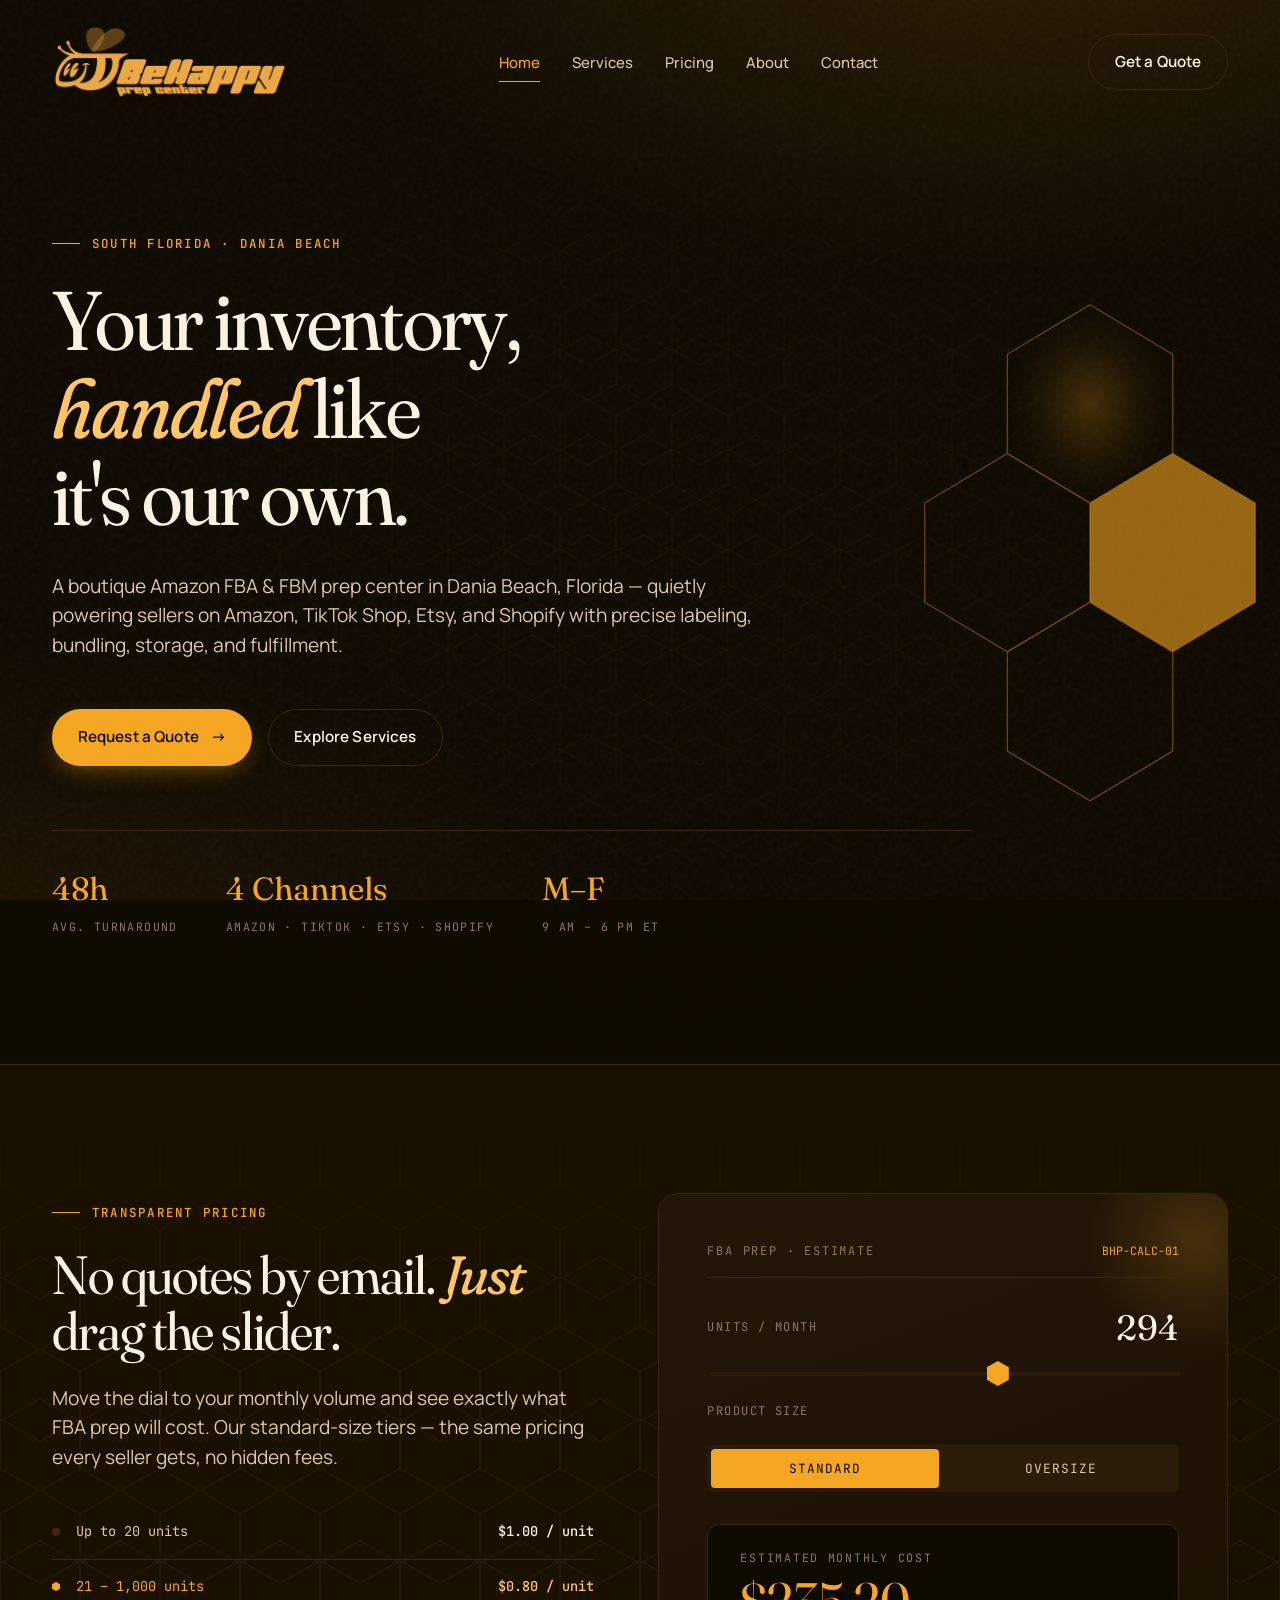
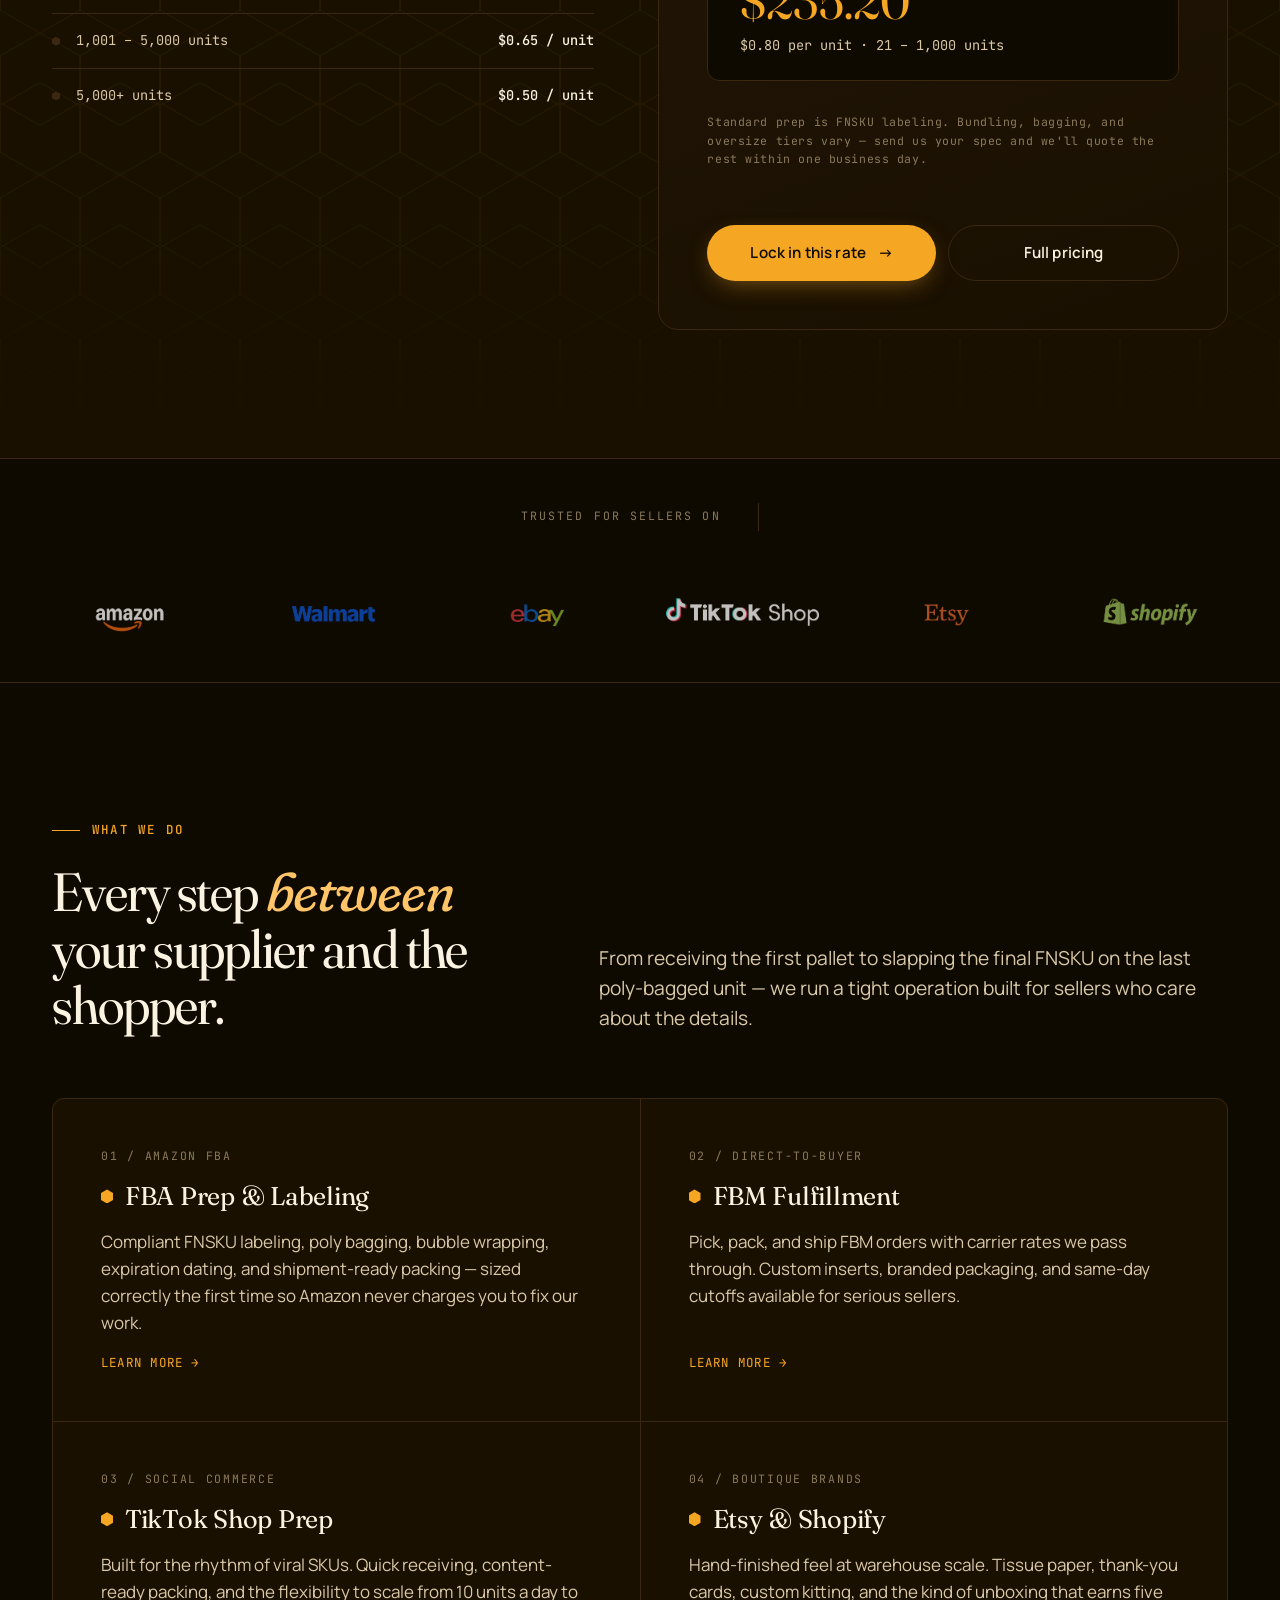
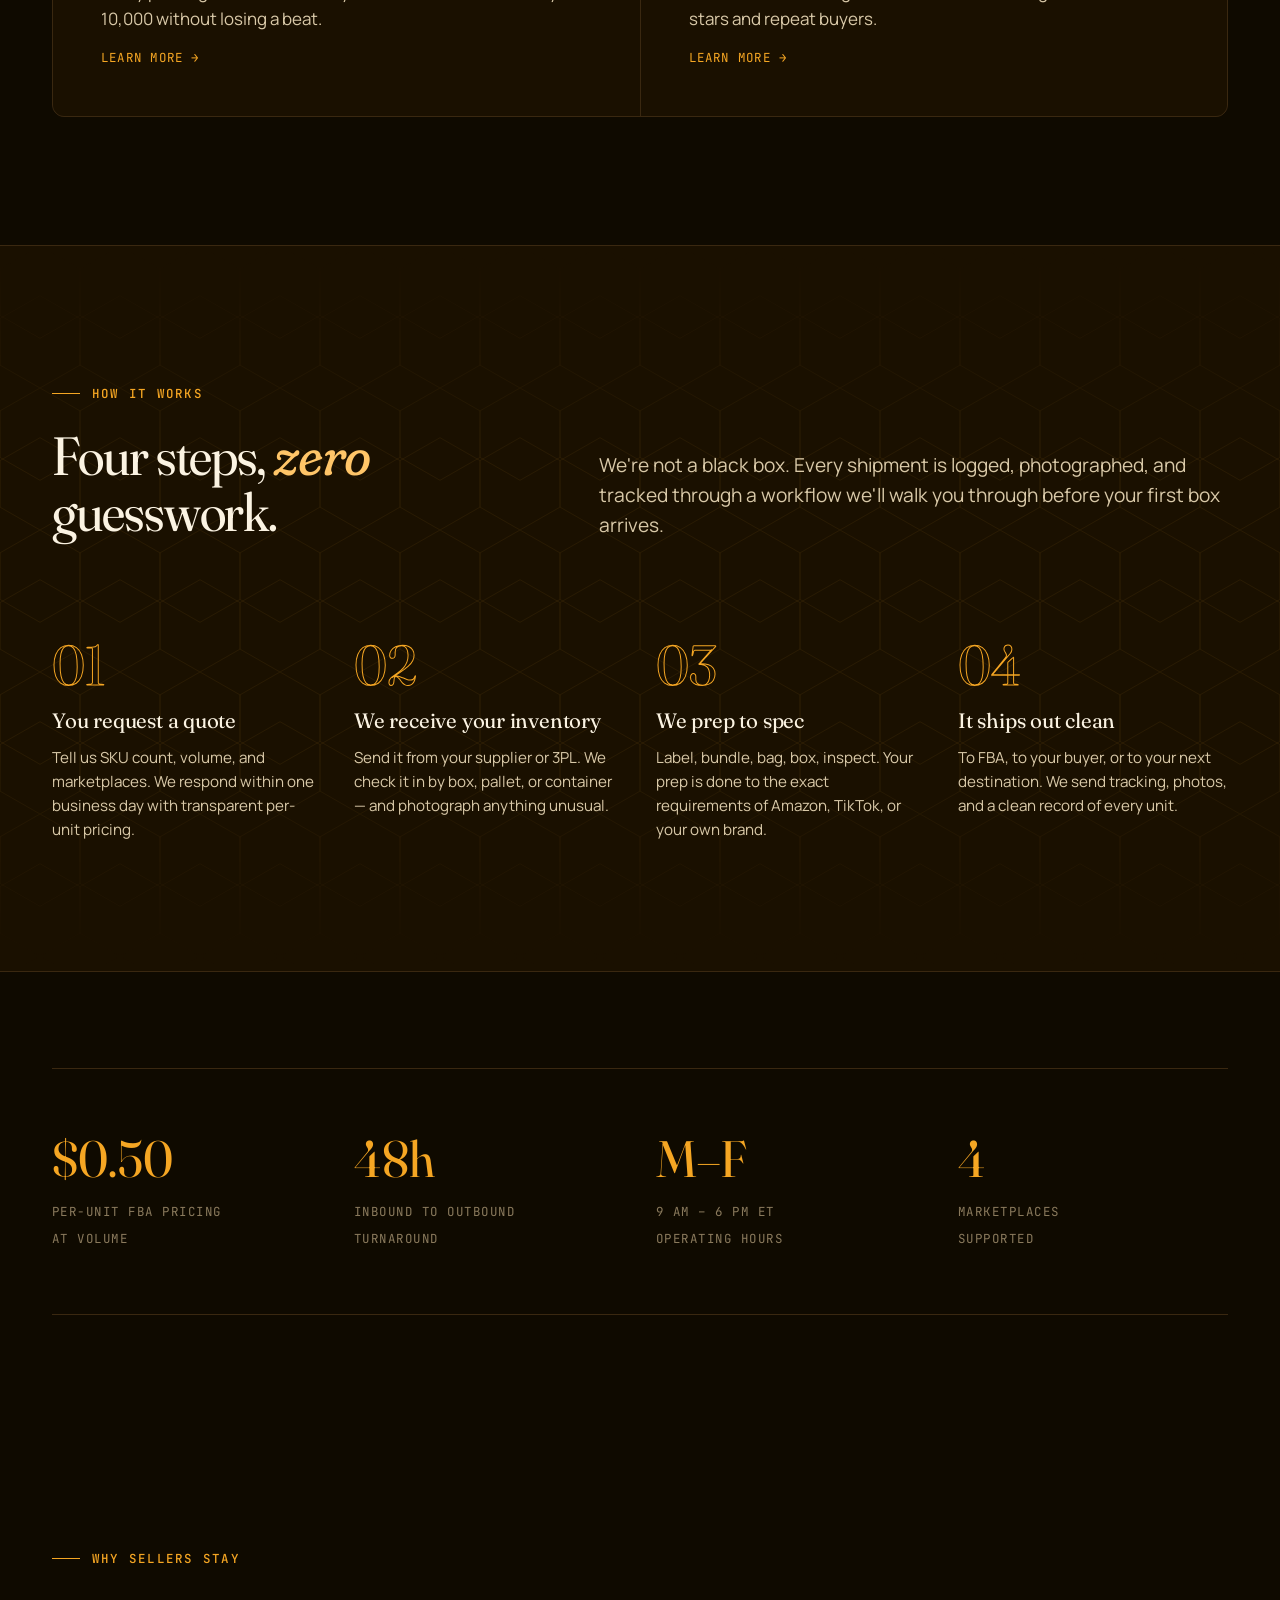
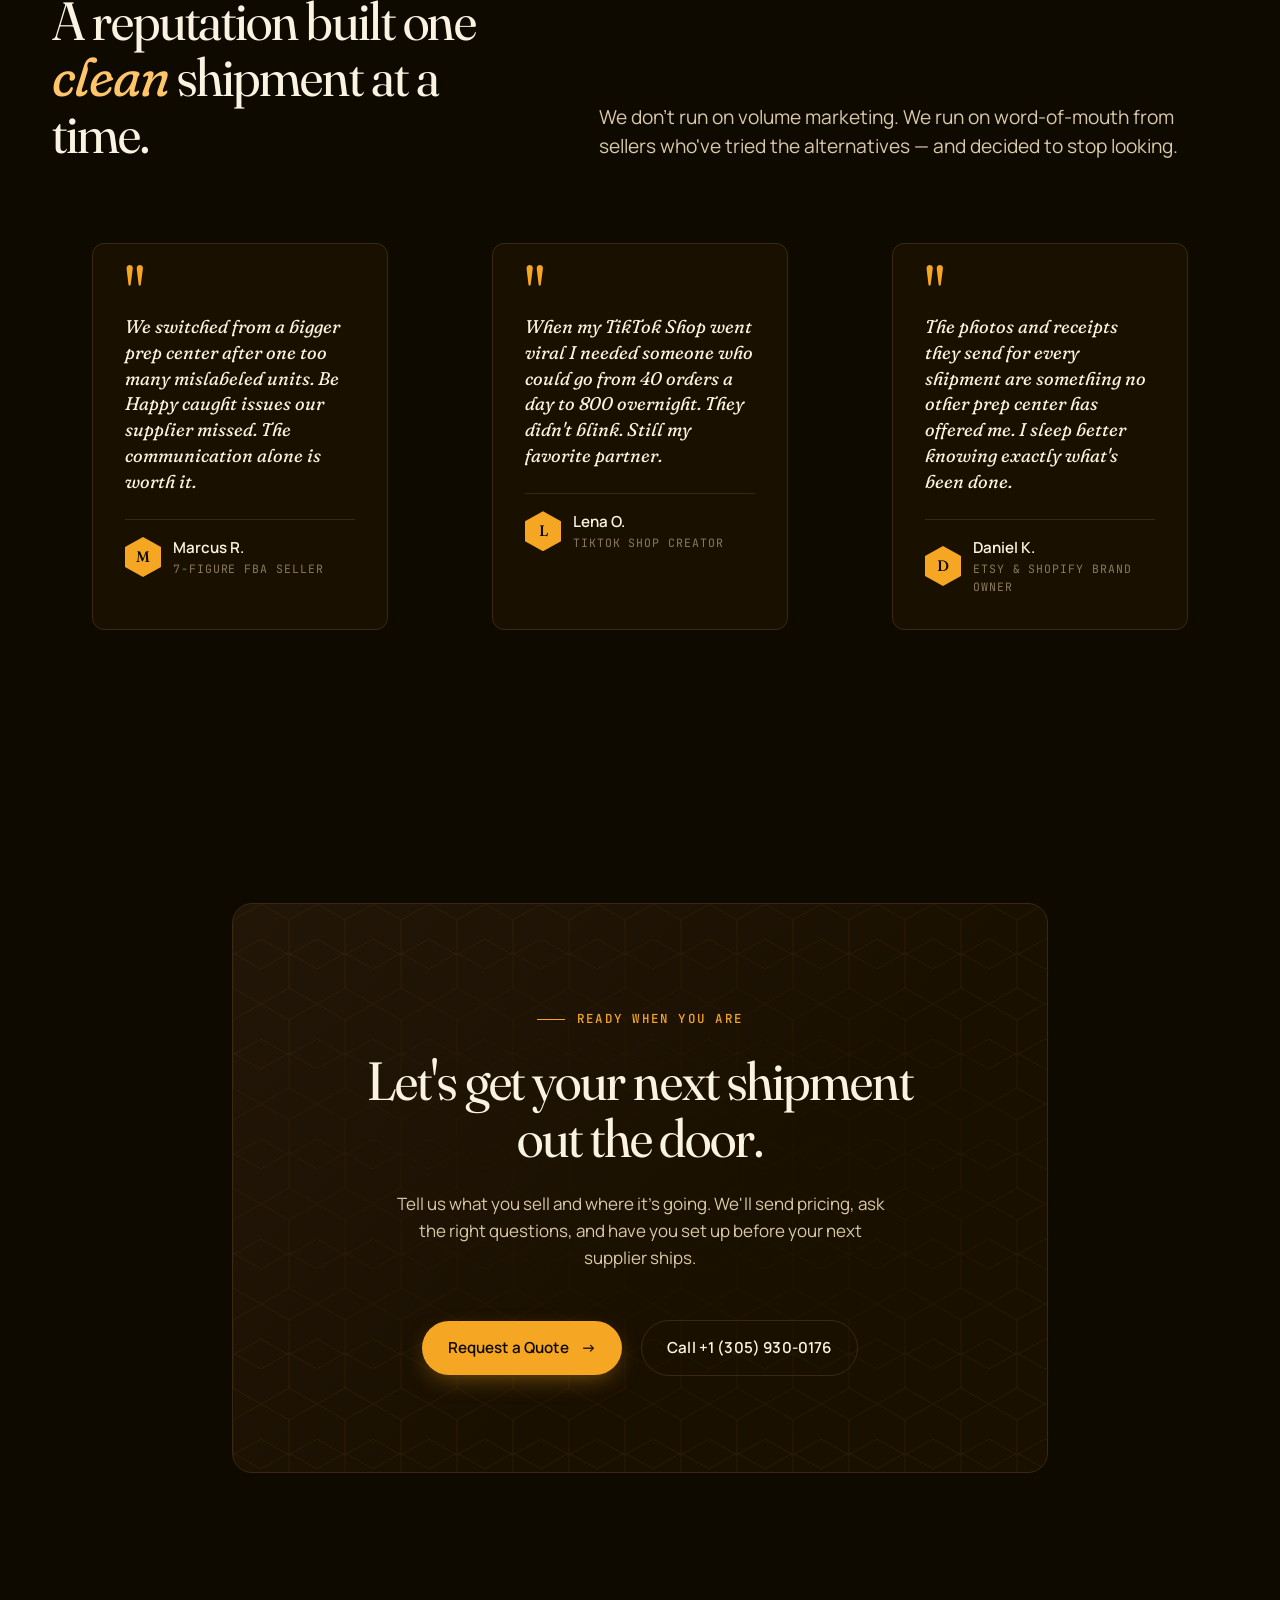
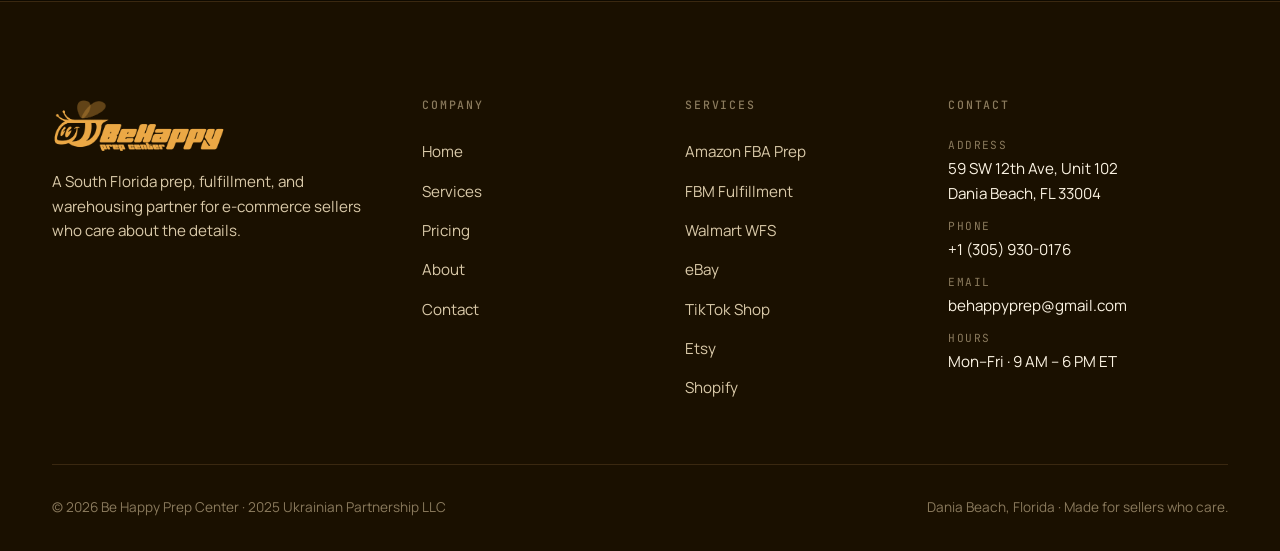
<file: index.html>
<!doctype html>
<html lang="en">
<head>
  <meta charset="utf-8">
  <meta name="viewport" content="width=device-width, initial-scale=1">
  <meta name="theme-color" content="#0F0A00">

  <title>Be Happy Prep Center | FBA Prep Center South Florida — Dania Beach</title>
  <meta name="description" content="Amazon FBA & FBM prep, labeling, bundling, and warehousing in Dania Beach, FL. Trusted by e-commerce sellers on Amazon, TikTok Shop, Etsy, and Shopify. Get a quote today.">
  <link rel="canonical" href="https://behappyprep.com/">

  <link rel="icon" href="images/favicon.ico">

  <!-- Open Graph -->
  <meta property="og:type" content="website">
  <meta property="og:site_name" content="Be Happy Prep Center">
  <meta property="og:title" content="Be Happy Prep Center | FBA Prep Center in South Florida">
  <meta property="og:description" content="Amazon FBA & FBM prep, labeling, bundling, and warehousing in Dania Beach, FL. Trusted by sellers across Amazon, TikTok Shop, Etsy, and Shopify.">
  <meta property="og:url" content="https://behappyprep.com/">
  <meta property="og:image" content="https://behappyprep.com/og-image.jpg">

  <!-- Twitter -->
  <meta name="twitter:card" content="summary_large_image">
  <meta name="twitter:title" content="Be Happy Prep Center | FBA Prep Center in South Florida">
  <meta name="twitter:description" content="Amazon FBA & FBM prep, labeling, bundling, and warehousing in Dania Beach, FL.">
  <meta name="twitter:image" content="https://behappyprep.com/og-image.jpg">

  <!-- Fonts -->
  <link rel="preconnect" href="https://fonts.googleapis.com">
  <link rel="preconnect" href="https://fonts.gstatic.com" crossorigin>
  <link href="https://fonts.googleapis.com/css2?family=Fraunces:opsz,wght,SOFT@9..144,300..600,0..100&family=Manrope:wght@400;500;600;700&family=JetBrains+Mono:wght@400;500&display=swap" rel="stylesheet">

  <link rel="stylesheet" href="style.css">

  <!-- Local Business JSON-LD -->
  <script type="application/ld+json">
  {
    "@context": "https://schema.org",
    "@type": "LocalBusiness",
    "name": "Be Happy Prep Center",
    "image": "https://behappyprep.com/og-image.jpg",
    "@id": "https://behappyprep.com/",
    "url": "https://behappyprep.com/",
    "telephone": "+1-305-930-0176",
    "email": "behappyprep@gmail.com",
    "priceRange": "$$",
    "description": "Amazon FBA and FBM prep center in Dania Beach, Florida. Labeling, bundling, storage, returns, and fulfillment for e-commerce sellers on Amazon, TikTok Shop, Etsy, and Shopify.",
    "address": {
      "@type": "PostalAddress",
      "streetAddress": "59 SW 12th Ave, Unit 102",
      "addressLocality": "Dania Beach",
      "addressRegion": "FL",
      "postalCode": "33004",
      "addressCountry": "US"
    },
    "geo": {
      "@type": "GeoCoordinates",
      "latitude": 26.0590,
      "longitude": -80.1437
    },
    "openingHoursSpecification": [{
      "@type": "OpeningHoursSpecification",
      "dayOfWeek": ["Monday","Tuesday","Wednesday","Thursday","Friday"],
      "opens": "09:00",
      "closes": "18:00"
    }],
    "sameAs": []
  }
  </script>
</head>
<body>

<!-- ============== HEADER ============== -->
<header class="site-header" role="banner">
  <div class="container">
    <nav class="nav" aria-label="Primary">
      <a class="brand" href="index.html" aria-label="Be Happy Prep Center home">
        <img class="brand-logo" src="images/BeHappyLight.webp" alt="Be Happy Prep Center logo">
      </a>

      <ul class="nav-links" id="primary-nav">
        <li><a href="index.html" class="active">Home</a></li>
        <li><a href="services.html">Services</a></li>
        <li><a href="pricing.html">Pricing</a></li>
        <li><a href="about.html">About</a></li>
        <li><a href="contact.html">Contact</a></li>
      </ul>

      <div class="nav-cta">
        <a href="contact.html" class="btn btn-ghost">Get a Quote</a>
        <button class="menu-toggle" aria-label="Toggle menu" aria-expanded="false" aria-controls="primary-nav">
          <svg viewBox="0 0 24 24" fill="none" stroke="currentColor" stroke-width="2"><path d="M3 6h18M3 12h18M3 18h18"/></svg>
        </button>
      </div>
    </nav>
  </div>
</header>

<main id="main">

<!-- ============== HERO ============== -->
<section class="hero" aria-labelledby="hero-title">
  <div class="honeycomb-bg" aria-hidden="true"></div>

  <div class="hero-deco" aria-hidden="true">
    <svg viewBox="0 0 600 600" xmlns="http://www.w3.org/2000/svg">
      <defs>
        <radialGradient id="cellGlow" cx="50%" cy="50%" r="50%">
          <stop offset="0%" stop-color="#F5A623" stop-opacity="0.32"/>
          <stop offset="60%" stop-color="#F5A623" stop-opacity="0.08"/>
          <stop offset="100%" stop-color="#F5A623" stop-opacity="0"/>
        </radialGradient>
      </defs>
      <g fill="none" stroke="#F5A623" stroke-width="1.2" opacity="0.55">
        <polygon points="300,80 380,128 380,224 300,272 220,224 220,128"/>
        <polygon points="380,224 460,272 460,368 380,416 300,368 300,272"/>
        <polygon points="220,224 300,272 300,368 220,416 140,368 140,272"/>
        <polygon points="300,368 380,416 380,512 300,560 220,512 220,416"/>
      </g>
      <g fill="url(#cellGlow)">
        <polygon points="300,80 380,128 380,224 300,272 220,224 220,128"/>
      </g>
      <g fill="#F5A623" opacity="0.85">
        <polygon points="380,224 460,272 460,368 380,416 300,368 300,272"/>
      </g>
    </svg>
  </div>

  <div class="container">
    <div class="hero-inner">
      <span class="eyebrow">South Florida · Dania Beach</span>
      <h1 id="hero-title">
        <span class="line">Your inventory,</span>
        <span class="line"><em class="italic-accent">handled</em> like</span>
        <span class="line">it's our own.</span>
      </h1>
      <p class="lede hero-lede">
        A boutique Amazon FBA &amp; FBM prep center in Dania Beach, Florida —
        quietly powering sellers on Amazon, TikTok Shop, Etsy, and Shopify with
        precise labeling, bundling, storage, and fulfillment.
      </p>
      <div class="hero-ctas">
        <a href="contact.html" class="btn btn-primary">
          Request a Quote <span class="arrow">→</span>
        </a>
        <a href="services.html" class="btn btn-ghost">Explore Services</a>
      </div>

      <div class="hero-trust" aria-label="Quick facts">
        <div class="hero-trust-item">
          <span class="num">48h</span>
          <span class="label">Avg. turnaround</span>
        </div>
        <div class="hero-trust-item">
          <span class="num">4&nbsp;Channels</span>
          <span class="label">Amazon · TikTok · Etsy · Shopify</span>
        </div>
        <div class="hero-trust-item">
          <span class="num">M–F</span>
          <span class="label">9 AM – 6 PM ET</span>
        </div>
      </div>
    </div>
  </div>
</section>

<!-- ============== CALCULATOR ============== -->
<section class="calculator-section" aria-labelledby="calc-title">
  <div class="container">
    <div class="calc-wrap" data-calculator data-mode="fba">

      <div class="calc-intro reveal">
        <span class="eyebrow">Transparent pricing</span>
        <h2 id="calc-title">No quotes by email. <em class="italic-accent">Just</em> drag the slider.</h2>
        <p class="lede">
          Move the dial to your monthly volume and see exactly what FBA prep will cost.
          Our standard-size tiers — the same pricing every seller gets, no hidden fees.
        </p>

        <ul class="calc-tier-list" aria-label="FBA standard-size pricing tiers">
          <li data-calc-tier="0">
            <span class="tier-dot" aria-hidden="true"></span>
            <span class="tier-range">Up to 20 units</span>
            <span class="tier-price">$1.00 / unit</span>
          </li>
          <li data-calc-tier="1">
            <span class="tier-dot" aria-hidden="true"></span>
            <span class="tier-range">21 – 1,000 units</span>
            <span class="tier-price">$0.80 / unit</span>
          </li>
          <li data-calc-tier="2">
            <span class="tier-dot" aria-hidden="true"></span>
            <span class="tier-range">1,001 – 5,000 units</span>
            <span class="tier-price">$0.65 / unit</span>
          </li>
          <li data-calc-tier="3">
            <span class="tier-dot" aria-hidden="true"></span>
            <span class="tier-range">5,000+ units</span>
            <span class="tier-price">$0.50 / unit</span>
          </li>
        </ul>
      </div>

      <div class="calc-panel reveal">
        <div class="calc-header">
          <span class="calc-title">FBA Prep · Estimate</span>
          <span class="calc-id">BHP-CALC-01</span>
        </div>

        <div class="calc-controls">
          <div class="calc-control-row">
            <span class="calc-label">Units / month</span>
            <span class="calc-value" data-calc-qty>500</span>
          </div>
          <input
            class="calc-slider"
            type="range"
            min="0"
            max="1000"
            value="617"
            step="1"
            aria-label="Monthly unit volume"
            data-calc-slider>

          <div class="calc-control-row">
            <span class="calc-label">Product size</span>
          </div>
          <div data-calc-mode-group="fba">
            <div class="calc-size" role="group" aria-label="Product size">
              <button type="button" data-calc-size="std" aria-pressed="true">Standard</button>
              <button type="button" data-calc-size="os-1" aria-pressed="false">Oversize</button>
            </div>
          </div>
        </div>

        <div class="calc-output">
          <div>
            <span class="out-label">Estimated monthly cost</span>
            <span class="out-total" data-calc-total>$400.00</span>
            <div class="out-perunit" data-calc-perunit>$0.80 per unit · 21 – 1,000 units</div>
          </div>
        </div>

        <p class="calc-note">
          Standard prep is FNSKU labeling. Bundling, bagging, and oversize tiers vary —
          send us your spec and we'll quote the rest within one business day.
        </p>

        <div class="calc-cta">
          <a class="btn btn-primary" data-calc-cta href="contact.html">
            Lock in this rate <span class="arrow">→</span>
          </a>
          <a class="btn btn-ghost" href="pricing.html">Full pricing</a>
        </div>
      </div>

    </div>
  </div>
</section>

<!-- ============== CHANNEL STRIP (wordmarks) ============== -->
<section class="channel-strip" aria-label="Marketplaces we support">
  <div class="container">
    <span class="channel-label">Trusted for sellers on</span>
    <div class="channel-list">
      <img class="channel-logo" src="images/AmazonWorkmark.webp" alt="Amazon" loading="lazy">
      <img class="channel-logo" src="images/WalmartWordmark.webp" alt="Walmart" loading="lazy">
      <img class="channel-logo" src="images/eBayWordmark.webp" alt="eBay" loading="lazy">
      <img class="channel-logo" src="images/TikTokShopWorkmark.webp" alt="TikTok Shop" loading="lazy">
      <img class="channel-logo" src="images/EtsyWorkmark.webp" alt="Etsy" loading="lazy">
      <img class="channel-logo" src="images/ShopifyWorkmark.webp" alt="Shopify" loading="lazy">
    </div>
  </div>
</section>

<!-- ============== SERVICES PREVIEW ============== -->
<section class="services-preview" aria-labelledby="services-title">
  <div class="container">
    <div class="section-header reveal">
      <div>
        <span class="eyebrow">What we do</span>
        <h2 id="services-title">Every step <em class="italic-accent">between</em> your supplier and the shopper.</h2>
      </div>
      <p class="lede">
        From receiving the first pallet to slapping the final FNSKU on the last poly-bagged
        unit — we run a tight operation built for sellers who care about the details.
      </p>
    </div>

    <div class="service-grid reveal">
      <article class="service-card">
        <span class="num">01 / Amazon FBA</span>
        <h3><span class="hex-bullet"></span>FBA Prep &amp; Labeling</h3>
        <p>Compliant FNSKU labeling, poly bagging, bubble wrapping, expiration dating, and shipment-ready packing — sized correctly the first time so Amazon never charges you to fix our work.</p>
        <a class="card-link" href="services.html#fba">Learn more <span class="arrow">→</span></a>
      </article>

      <article class="service-card">
        <span class="num">02 / Direct-to-buyer</span>
        <h3><span class="hex-bullet"></span>FBM Fulfillment</h3>
        <p>Pick, pack, and ship FBM orders with carrier rates we pass through. Custom inserts, branded packaging, and same-day cutoffs available for serious sellers.</p>
        <a class="card-link" href="services.html#fbm">Learn more <span class="arrow">→</span></a>
      </article>

      <article class="service-card">
        <span class="num">03 / Social commerce</span>
        <h3><span class="hex-bullet"></span>TikTok Shop Prep</h3>
        <p>Built for the rhythm of viral SKUs. Quick receiving, content-ready packing, and the flexibility to scale from 10 units a day to 10,000 without losing a beat.</p>
        <a class="card-link" href="services.html#tiktok">Learn more <span class="arrow">→</span></a>
      </article>

      <article class="service-card">
        <span class="num">04 / Boutique brands</span>
        <h3><span class="hex-bullet"></span>Etsy &amp; Shopify</h3>
        <p>Hand-finished feel at warehouse scale. Tissue paper, thank-you cards, custom kitting, and the kind of unboxing that earns five stars and repeat buyers.</p>
        <a class="card-link" href="services.html#etsy">Learn more <span class="arrow">→</span></a>
      </article>
    </div>
  </div>
</section>

<!-- ============== PROCESS ============== -->
<section class="process" aria-labelledby="process-title">
  <div class="container">
    <div class="section-header reveal">
      <div>
        <span class="eyebrow">How it works</span>
        <h2 id="process-title">Four steps, <em class="italic-accent">zero</em> guesswork.</h2>
      </div>
      <p class="lede">
        We're not a black box. Every shipment is logged, photographed, and tracked
        through a workflow we'll walk you through before your first box arrives.
      </p>
    </div>

    <div class="process-steps reveal">
      <div class="process-step">
        <span class="step-num">01</span>
        <h3>You request a quote</h3>
        <p>Tell us SKU count, volume, and marketplaces. We respond within one business day with transparent per-unit pricing.</p>
      </div>
      <div class="process-step">
        <span class="step-num">02</span>
        <h3>We receive your inventory</h3>
        <p>Send it from your supplier or 3PL. We check it in by box, pallet, or container — and photograph anything unusual.</p>
      </div>
      <div class="process-step">
        <span class="step-num">03</span>
        <h3>We prep to spec</h3>
        <p>Label, bundle, bag, box, inspect. Your prep is done to the exact requirements of Amazon, TikTok, or your own brand.</p>
      </div>
      <div class="process-step">
        <span class="step-num">04</span>
        <h3>It ships out clean</h3>
        <p>To FBA, to your buyer, or to your next destination. We send tracking, photos, and a clean record of every unit.</p>
      </div>
    </div>
  </div>
</section>

<!-- ============== STATS BAND ============== -->
<section class="tight" aria-labelledby="stats-title">
  <div class="container">
    <h2 id="stats-title" class="sr-only">By the numbers</h2>
    <div class="stats-band reveal">
      <div class="stat">
        <span class="stat-num">$0.50</span>
        <span class="stat-label">Per-unit FBA pricing<br>at volume</span>
      </div>
      <div class="stat">
        <span class="stat-num"><span data-count="48" data-suffix="h">0h</span></span>
        <span class="stat-label">Inbound to outbound<br>turnaround</span>
      </div>
      <div class="stat">
        <span class="stat-num">M–F</span>
        <span class="stat-label">9 AM – 6 PM ET<br>operating hours</span>
      </div>
      <div class="stat">
        <span class="stat-num">4</span>
        <span class="stat-label">Marketplaces<br>supported</span>
      </div>
    </div>
  </div>
</section>

<!-- ============== TESTIMONIALS ============== -->
<section class="testimonials" aria-labelledby="testimonials-title">
  <div class="container">
    <div class="section-header reveal">
      <div>
        <span class="eyebrow">Why sellers stay</span>
        <h2 id="testimonials-title">A reputation built one <em class="italic-accent">clean</em> shipment at a time.</h2>
      </div>
      <p class="lede">
        We don't run on volume marketing. We run on word-of-mouth from sellers who've tried
        the alternatives — and decided to stop looking.
      </p>
    </div>

    <div class="testimonial-grid reveal">
      <figure class="testimonial">
        <span class="quote-mark" aria-hidden="true">"</span>
        <blockquote>
          We switched from a bigger prep center after one too many mislabeled units.
          Be Happy caught issues our supplier missed. The communication alone is worth it.
        </blockquote>
        <figcaption>
          <span class="avatar" aria-hidden="true">M</span>
          <span class="meta">
            <span class="name">Marcus R.</span>
            <span class="role">7-figure FBA seller</span>
          </span>
        </figcaption>
      </figure>

      <figure class="testimonial">
        <span class="quote-mark" aria-hidden="true">"</span>
        <blockquote>
          When my TikTok Shop went viral I needed someone who could go from 40 orders
          a day to 800 overnight. They didn't blink. Still my favorite partner.
        </blockquote>
        <figcaption>
          <span class="avatar" aria-hidden="true">L</span>
          <span class="meta">
            <span class="name">Lena O.</span>
            <span class="role">TikTok Shop creator</span>
          </span>
        </figcaption>
      </figure>

      <figure class="testimonial">
        <span class="quote-mark" aria-hidden="true">"</span>
        <blockquote>
          The photos and receipts they send for every shipment are something no other
          prep center has offered me. I sleep better knowing exactly what's been done.
        </blockquote>
        <figcaption>
          <span class="avatar" aria-hidden="true">D</span>
          <span class="meta">
            <span class="name">Daniel K.</span>
            <span class="role">Etsy &amp; Shopify brand owner</span>
          </span>
        </figcaption>
      </figure>
    </div>
  </div>
</section>

<!-- ============== CTA BLOCK ============== -->
<section aria-labelledby="cta-title">
  <div class="container container-narrow">
    <div class="cta-block reveal">
      <span class="eyebrow" style="justify-content:center;display:inline-flex;">Ready when you are</span>
      <h2 id="cta-title">Let's get your next shipment out the door.</h2>
      <p>Tell us what you sell and where it's going. We'll send pricing, ask the right questions, and have you set up before your next supplier ships.</p>
      <a href="contact.html" class="btn btn-primary">Request a Quote <span class="arrow">→</span></a>
      <a href="tel:+13059300176" class="btn btn-ghost">Call +1 (305) 930-0176</a>
    </div>
  </div>
</section>

</main>

<!-- ============== FOOTER ============== -->
<footer class="site-footer" role="contentinfo">
  <div class="container">
    <div class="footer-grid">
      <div class="footer-brand">
        <a class="brand" href="index.html">
          <img class="brand-logo" src="images/BeHappyLight.webp" alt="Be Happy Prep Center logo">
        </a>
        <p>A South Florida prep, fulfillment, and warehousing partner for e-commerce sellers who care about the details.</p>
      </div>

      <div class="footer-col">
        <h4>Company</h4>
        <ul>
          <li><a href="index.html">Home</a></li>
          <li><a href="services.html">Services</a></li>
          <li><a href="pricing.html">Pricing</a></li>
          <li><a href="about.html">About</a></li>
          <li><a href="contact.html">Contact</a></li>
        </ul>
      </div>

      <div class="footer-col">
        <h4>Services</h4>
        <ul>
          <li><a href="services.html#fba">Amazon FBA Prep</a></li>
          <li><a href="services.html#fbm">FBM Fulfillment</a></li>
          <li><a href="services.html#walmart">Walmart WFS</a></li>
          <li><a href="services.html#ebay">eBay</a></li>
          <li><a href="services.html#tiktok">TikTok Shop</a></li>
          <li><a href="services.html#etsy">Etsy</a></li>
          <li><a href="services.html#shopify">Shopify</a></li>
        </ul>
      </div>

      <div class="footer-col">
        <h4>Contact</h4>
        <ul>
          <li class="footer-contact-item">
            <span class="label">Address</span>
            <span class="value">59 SW 12th Ave, Unit 102<br>Dania Beach, FL 33004</span>
          </li>
          <li class="footer-contact-item">
            <span class="label">Phone</span>
            <a class="value" href="tel:+13059300176">+1 (305) 930-0176</a>
          </li>
          <li class="footer-contact-item">
            <span class="label">Email</span>
            <a class="value" href="mailto:behappyprep@gmail.com">behappyprep@gmail.com</a>
          </li>
          <li class="footer-contact-item">
            <span class="label">Hours</span>
            <span class="value">Mon–Fri · 9 AM – 6 PM ET</span>
          </li>
        </ul>
      </div>
    </div>

    <div class="footer-bottom">
      <span>© <span data-current-year>2026</span> Be Happy Prep Center · 2025 Ukrainian Partnership LLC</span>
      <span>Dania Beach, Florida · Made for sellers who care.</span>
    </div>
  </div>
</footer>

<script src="main.js" defer></script>
</body>
</html>
</file>
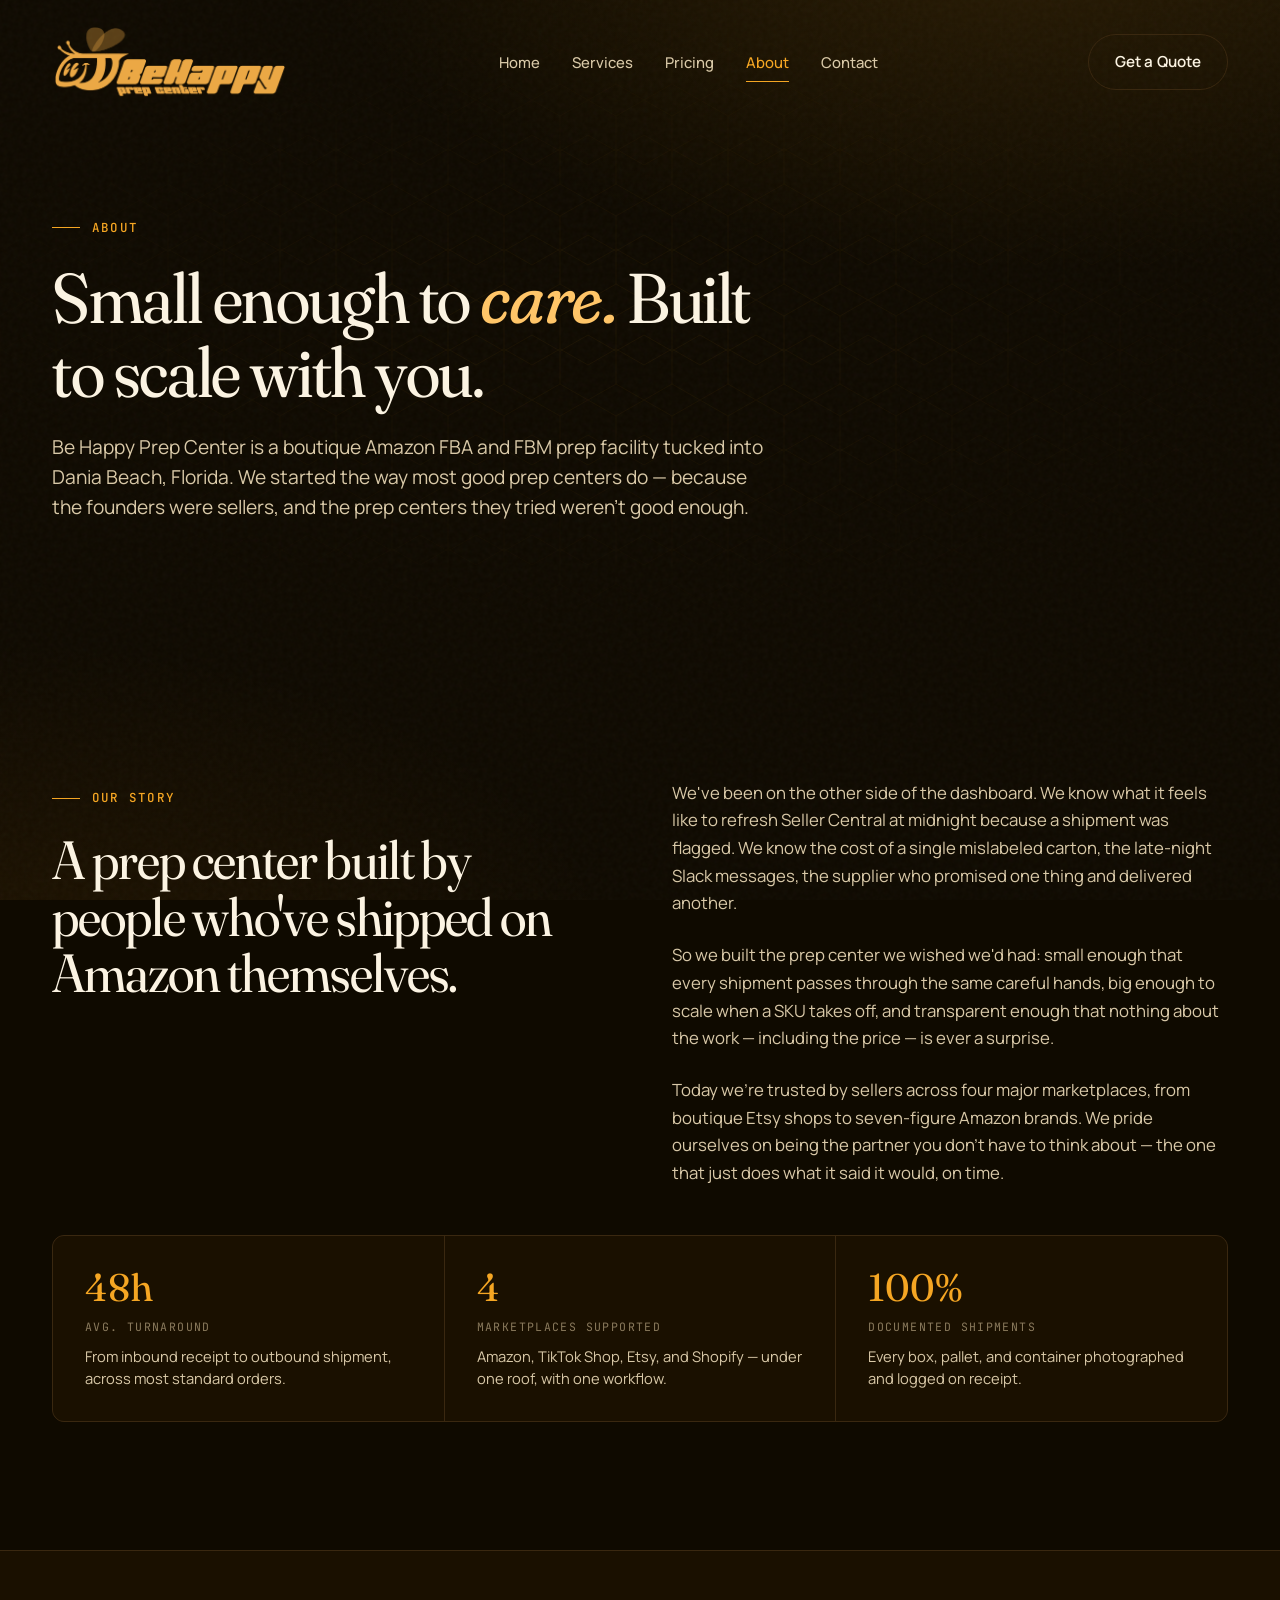
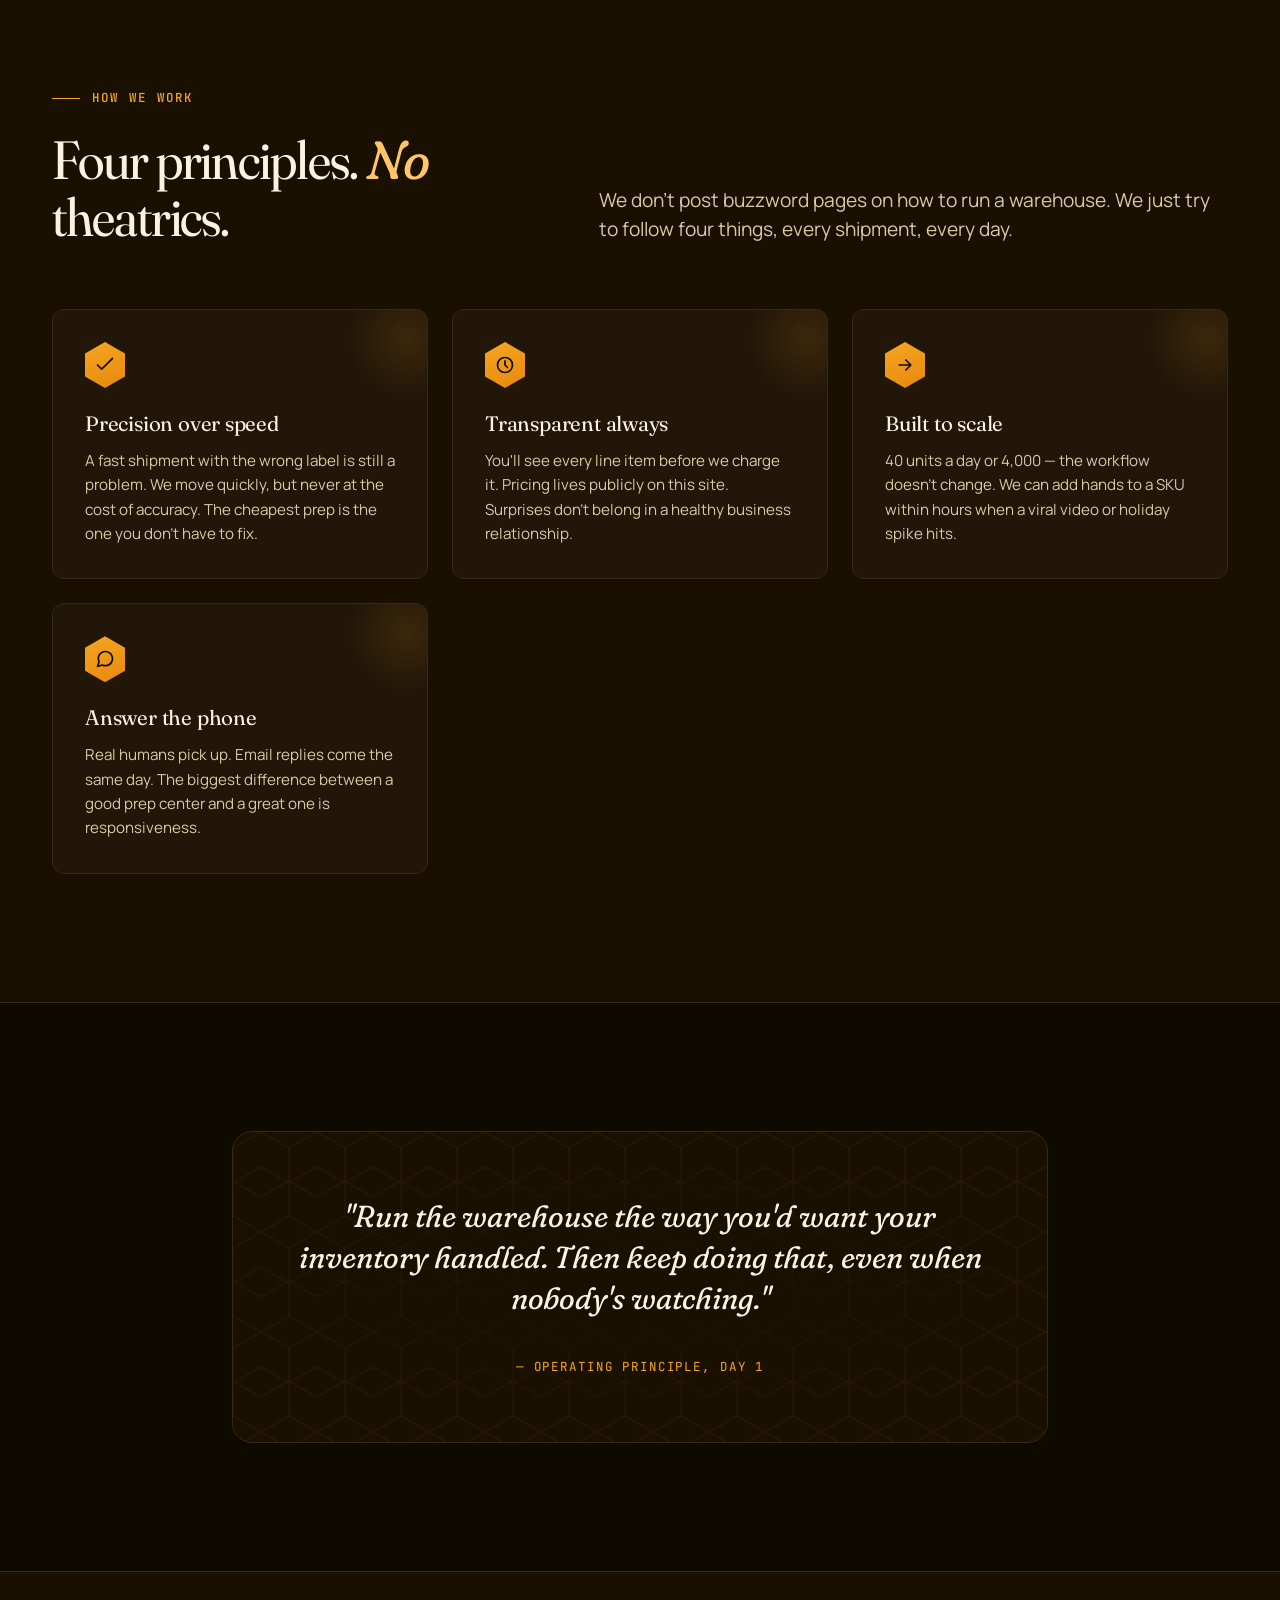
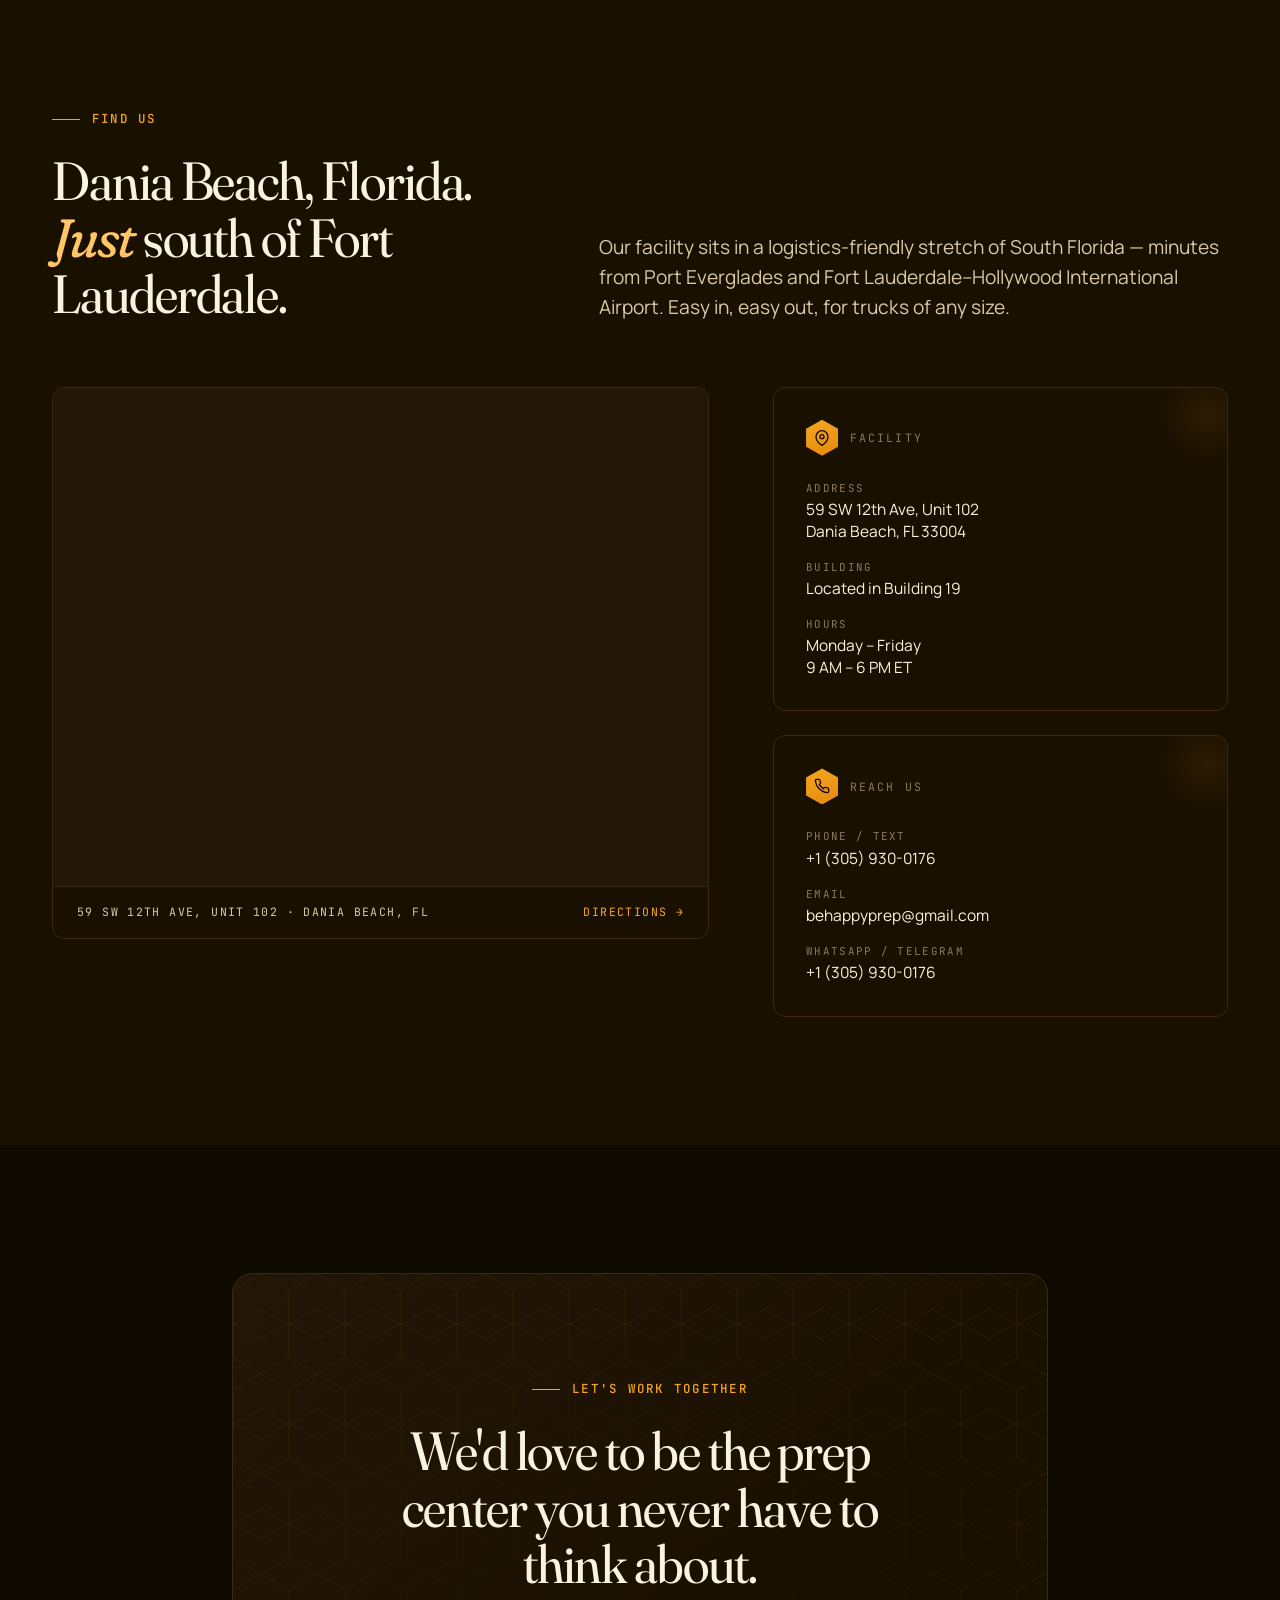
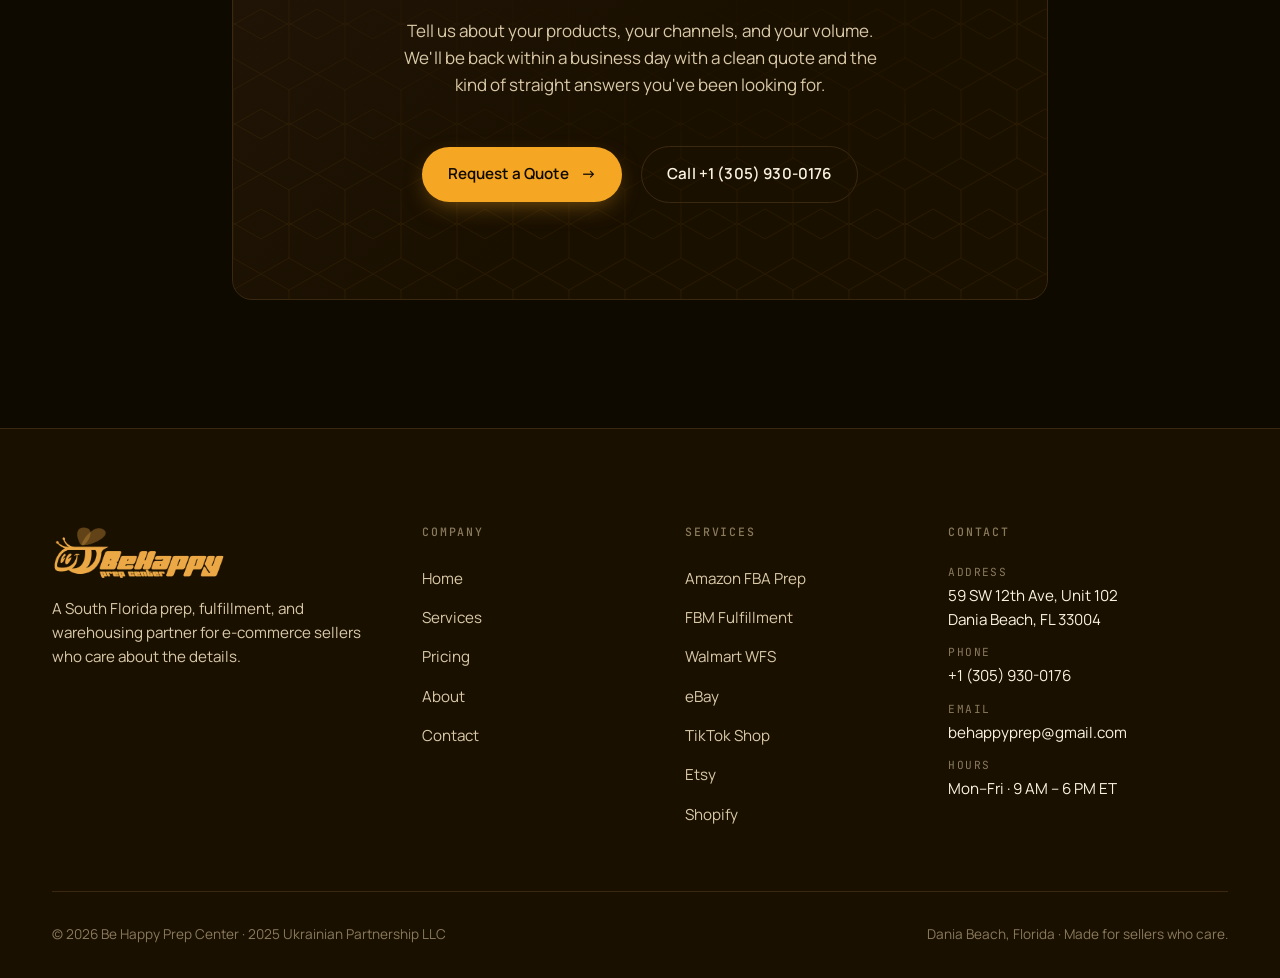
<file: about.html>
<!doctype html>
<html lang="en">
<head>
  <meta charset="utf-8">
  <meta name="viewport" content="width=device-width, initial-scale=1">
  <meta name="theme-color" content="#0F0A00">

  <title>About | Boutique Amazon Prep Center in Dania Beach, FL — Be Happy Prep Center</title>
  <meta name="description" content="Be Happy Prep Center is a boutique Amazon FBA and FBM prep facility in Dania Beach, Florida. Founded by sellers, run for sellers — built on precision, communication, and care.">
  <link rel="canonical" href="https://behappyprep.com/about.html">

  <link rel="icon" href="images/favicon.ico">

  <meta property="og:type" content="website">
  <meta property="og:site_name" content="Be Happy Prep Center">
  <meta property="og:title" content="About | Be Happy Prep Center — South Florida Amazon Prep Center">
  <meta property="og:description" content="Boutique Amazon FBA & FBM prep center in Dania Beach, Florida. Founded by sellers, run for sellers.">
  <meta property="og:url" content="https://behappyprep.com/about.html">
  <meta property="og:image" content="https://behappyprep.com/og-image.jpg">

  <meta name="twitter:card" content="summary_large_image">
  <meta name="twitter:title" content="About | Be Happy Prep Center">
  <meta name="twitter:description" content="Boutique Amazon FBA & FBM prep center in Dania Beach, Florida.">
  <meta name="twitter:image" content="https://behappyprep.com/og-image.jpg">

  <link rel="preconnect" href="https://fonts.googleapis.com">
  <link rel="preconnect" href="https://fonts.gstatic.com" crossorigin>
  <link href="https://fonts.googleapis.com/css2?family=Fraunces:opsz,wght,SOFT@9..144,300..600,0..100&family=Manrope:wght@400;500;600;700&family=JetBrains+Mono:wght@400;500&display=swap" rel="stylesheet">

  <link rel="stylesheet" href="style.css">

  <script type="application/ld+json">
  {
    "@context": "https://schema.org",
    "@type": "LocalBusiness",
    "name": "Be Happy Prep Center",
    "image": "https://behappyprep.com/og-image.jpg",
    "@id": "https://behappyprep.com/",
    "url": "https://behappyprep.com/about.html",
    "telephone": "+1-305-930-0176",
    "email": "behappyprep@gmail.com",
    "priceRange": "$$",
    "description": "Boutique Amazon FBA and FBM prep center in Dania Beach, Florida. Founded by sellers, run for sellers.",
    "address": {
      "@type": "PostalAddress",
      "streetAddress": "59 SW 12th Ave, Unit 102",
      "addressLocality": "Dania Beach",
      "addressRegion": "FL",
      "postalCode": "33004",
      "addressCountry": "US"
    },
    "geo": { "@type": "GeoCoordinates", "latitude": 26.0590, "longitude": -80.1437 },
    "openingHoursSpecification": [{
      "@type": "OpeningHoursSpecification",
      "dayOfWeek": ["Monday","Tuesday","Wednesday","Thursday","Friday"],
      "opens": "09:00", "closes": "18:00"
    }]
  }
  </script>
</head>
<body>

<header class="site-header" role="banner">
  <div class="container">
    <nav class="nav" aria-label="Primary">
      <a class="brand" href="index.html" aria-label="Be Happy Prep Center home">
        <img class="brand-logo" src="images/BeHappyLight.webp" alt="Be Happy Prep Center logo">
      </a>
      <ul class="nav-links" id="primary-nav">
        <li><a href="index.html">Home</a></li>
        <li><a href="services.html">Services</a></li>
        <li><a href="pricing.html">Pricing</a></li>
        <li><a href="about.html" class="active">About</a></li>
        <li><a href="contact.html">Contact</a></li>
      </ul>
      <div class="nav-cta">
        <a href="contact.html" class="btn btn-ghost">Get a Quote</a>
        <button class="menu-toggle" aria-label="Toggle menu" aria-expanded="false" aria-controls="primary-nav">
          <svg viewBox="0 0 24 24" fill="none" stroke="currentColor" stroke-width="2"><path d="M3 6h18M3 12h18M3 18h18"/></svg>
        </button>
      </div>
    </nav>
  </div>
</header>

<main id="main">

<!-- ============== PAGE HERO ============== -->
<section class="page-hero" aria-labelledby="page-title">
  <div class="honeycomb-bg" aria-hidden="true"></div>
  <div class="container">
    <span class="eyebrow">About</span>
    <h1 id="page-title">Small enough to <em class="italic-accent">care.</em> Built to scale with you.</h1>
    <p class="lede">
      Be Happy Prep Center is a boutique Amazon FBA and FBM prep facility tucked into
      Dania Beach, Florida. We started the way most good prep centers do — because
      the founders were sellers, and the prep centers they tried weren't good enough.
    </p>
  </div>
</section>

<!-- ============== STORY ============== -->
<section aria-labelledby="story-title">
  <div class="container">
    <div class="about-intro reveal">
      <div>
        <span class="eyebrow">Our story</span>
        <h2 id="story-title">A prep center built by people who've shipped on Amazon themselves.</h2>
      </div>
      <div>
        <p>We've been on the other side of the dashboard. We know what it feels like to refresh Seller Central at midnight because a shipment was flagged. We know the cost of a single mislabeled carton, the late-night Slack messages, the supplier who promised one thing and delivered another.</p>
        <p>So we built the prep center we wished we'd had: small enough that every shipment passes through the same careful hands, big enough to scale when a SKU takes off, and transparent enough that nothing about the work — including the price — is ever a surprise.</p>
        <p>Today we're trusted by sellers across four major marketplaces, from boutique Etsy shops to seven-figure Amazon brands. We pride ourselves on being the partner you don't have to think about — the one that just does what it said it would, on time.</p>
      </div>
    </div>

    <div class="about-stats reveal" aria-label="Operational metrics">
      <div class="about-stat">
        <span class="about-stat-num">48h</span>
        <span class="about-stat-label">Avg. Turnaround</span>
        <p class="about-stat-desc">From inbound receipt to outbound shipment, across most standard orders.</p>
      </div>
      <div class="about-stat">
        <span class="about-stat-num">4</span>
        <span class="about-stat-label">Marketplaces Supported</span>
        <p class="about-stat-desc">Amazon, TikTok Shop, Etsy, and Shopify — under one roof, with one workflow.</p>
      </div>
      <div class="about-stat">
        <span class="about-stat-num">100%</span>
        <span class="about-stat-label">Documented Shipments</span>
        <p class="about-stat-desc">Every box, pallet, and container photographed and logged on receipt.</p>
      </div>
    </div>
  </div>
</section>

<!-- ============== VALUES ============== -->
<section style="background: var(--bg-elev-1); border-top: 1px solid var(--line); border-bottom: 1px solid var(--line);" aria-labelledby="values-title">
  <div class="container">
    <div class="section-header reveal">
      <div>
        <span class="eyebrow">How we work</span>
        <h2 id="values-title">Four principles. <em class="italic-accent">No</em> theatrics.</h2>
      </div>
      <p class="lede">
        We don't post buzzword pages on how to run a warehouse. We just try to follow
        four things, every shipment, every day.
      </p>
    </div>

    <div class="values-grid reveal">
      <article class="value-card">
        <span class="value-card-icon" aria-hidden="true">
          <svg viewBox="0 0 24 24" fill="none" stroke="currentColor" stroke-width="2">
            <path d="M3 12l5 5L21 4" stroke-linecap="round" stroke-linejoin="round"/>
          </svg>
        </span>
        <h3>Precision over speed</h3>
        <p>A fast shipment with the wrong label is still a problem. We move quickly, but never at the cost of accuracy. The cheapest prep is the one you don't have to fix.</p>
      </article>

      <article class="value-card">
        <span class="value-card-icon" aria-hidden="true">
          <svg viewBox="0 0 24 24" fill="none" stroke="currentColor" stroke-width="2">
            <path d="M21 12a9 9 0 11-18 0 9 9 0 0118 0z"/>
            <path d="M12 7v5l3 3" stroke-linecap="round"/>
          </svg>
        </span>
        <h3>Transparent always</h3>
        <p>You'll see every line item before we charge it. Pricing lives publicly on this site. Surprises don't belong in a healthy business relationship.</p>
      </article>

      <article class="value-card">
        <span class="value-card-icon" aria-hidden="true">
          <svg viewBox="0 0 24 24" fill="none" stroke="currentColor" stroke-width="2">
            <path d="M5 12h14M13 6l6 6-6 6" stroke-linecap="round" stroke-linejoin="round"/>
          </svg>
        </span>
        <h3>Built to scale</h3>
        <p>40 units a day or 4,000 — the workflow doesn't change. We can add hands to a SKU within hours when a viral video or holiday spike hits.</p>
      </article>

      <article class="value-card">
        <span class="value-card-icon" aria-hidden="true">
          <svg viewBox="0 0 24 24" fill="none" stroke="currentColor" stroke-width="2">
            <path d="M21 11.5a8.38 8.38 0 01-.9 3.8 8.5 8.5 0 01-7.6 4.7 8.38 8.38 0 01-3.8-.9L3 21l1.9-5.7a8.38 8.38 0 01-.9-3.8 8.5 8.5 0 014.7-7.6 8.38 8.38 0 013.8-.9h.5a8.48 8.48 0 018 8v.5z" stroke-linecap="round" stroke-linejoin="round"/>
          </svg>
        </span>
        <h3>Answer the phone</h3>
        <p>Real humans pick up. Email replies come the same day. The biggest difference between a good prep center and a great one is responsiveness.</p>
      </article>
    </div>
  </div>
</section>

<!-- ============== QUOTE BLOCK ============== -->
<section aria-labelledby="quote-title">
  <div class="container container-narrow">
    <div class="about-quote reveal">
      <h2 id="quote-title" class="sr-only">Our philosophy</h2>
      <blockquote>
        "Run the warehouse the way you'd want your inventory handled. Then keep doing that, even when nobody's watching."
      </blockquote>
      <cite>— Operating principle, Day 1</cite>
    </div>
  </div>
</section>

<!-- ============== LOCATION ============== -->
<section style="background: var(--bg-elev-1); border-top: 1px solid var(--line);" aria-labelledby="location-title">
  <div class="container">
    <div class="section-header reveal">
      <div>
        <span class="eyebrow">Find us</span>
        <h2 id="location-title">Dania Beach, Florida. <em class="italic-accent">Just</em> south of Fort Lauderdale.</h2>
      </div>
      <p class="lede">
        Our facility sits in a logistics-friendly stretch of South Florida — minutes
        from Port Everglades and Fort Lauderdale–Hollywood International Airport. Easy
        in, easy out, for trucks of any size.
      </p>
    </div>

    <div class="contact-layout reveal">
      <div class="map-card">
        <div class="map-frame">
          <iframe
            title="Map showing Be Happy Prep Center location in Dania Beach, FL"
            src="https://www.google.com/maps?q=59+SW+12th+Ave+Dania+Beach+FL+33004&output=embed"
            loading="lazy"
            referrerpolicy="no-referrer-when-downgrade"
            allowfullscreen></iframe>
        </div>
        <div class="map-caption">
          <span>59 SW 12th Ave, Unit 102 · Dania Beach, FL</span>
          <a href="https://www.google.com/maps/dir/?api=1&destination=59+SW+12th+Ave+%23102+Dania+Beach+FL+33004" target="_blank" rel="noopener">Directions →</a>
        </div>
      </div>

      <div class="contact-sidebar">
        <div class="info-card">
          <div class="info-card-header">
            <span class="info-card-icon" aria-hidden="true">
              <svg viewBox="0 0 24 24" fill="none" stroke="currentColor" stroke-width="2">
                <path d="M21 10c0 7-9 13-9 13s-9-6-9-13a9 9 0 0118 0z"/>
                <circle cx="12" cy="10" r="3"/>
              </svg>
            </span>
            <h3 class="info-card-title">Facility</h3>
          </div>
          <ul class="info-card-list">
            <li>
              <span class="info-label">Address</span>
              <span class="info-value">59 SW 12th Ave, Unit 102<br>Dania Beach, FL 33004</span>
            </li>
            <li>
              <span class="info-label">Building</span>
              <span class="info-value">Located in Building 19</span>
            </li>
            <li>
              <span class="info-label">Hours</span>
              <span class="info-value">Monday – Friday<br>9 AM – 6 PM ET</span>
            </li>
          </ul>
        </div>

        <div class="info-card">
          <div class="info-card-header">
            <span class="info-card-icon" aria-hidden="true">
              <svg viewBox="0 0 24 24" fill="none" stroke="currentColor" stroke-width="2">
                <path d="M22 16.92v3a2 2 0 01-2.18 2 19.79 19.79 0 01-8.63-3.07 19.5 19.5 0 01-6-6 19.79 19.79 0 01-3.07-8.67A2 2 0 014.11 2h3a2 2 0 012 1.72 12.84 12.84 0 00.7 2.81 2 2 0 01-.45 2.11L8.09 9.91a16 16 0 006 6l1.27-1.27a2 2 0 012.11-.45 12.84 12.84 0 002.81.7A2 2 0 0122 16.92z"/>
              </svg>
            </span>
            <h3 class="info-card-title">Reach us</h3>
          </div>
          <ul class="info-card-list">
            <li>
              <span class="info-label">Phone / Text</span>
              <span class="info-value"><a href="tel:+13059300176">+1 (305) 930-0176</a></span>
            </li>
            <li>
              <span class="info-label">Email</span>
              <span class="info-value"><a href="mailto:behappyprep@gmail.com">behappyprep@gmail.com</a></span>
            </li>
            <li>
              <span class="info-label">WhatsApp / Telegram</span>
              <span class="info-value">+1 (305) 930-0176</span>
            </li>
          </ul>
        </div>
      </div>
    </div>
  </div>
</section>

<!-- ============== CTA ============== -->
<section aria-labelledby="cta-title">
  <div class="container container-narrow">
    <div class="cta-block reveal">
      <span class="eyebrow" style="justify-content:center;display:inline-flex;">Let's work together</span>
      <h2 id="cta-title">We'd love to be the prep center you never have to think about.</h2>
      <p>Tell us about your products, your channels, and your volume. We'll be back within a business day with a clean quote and the kind of straight answers you've been looking for.</p>
      <a href="contact.html" class="btn btn-primary">Request a Quote <span class="arrow">→</span></a>
      <a href="tel:+13059300176" class="btn btn-ghost">Call +1 (305) 930-0176</a>
    </div>
  </div>
</section>

</main>

<footer class="site-footer" role="contentinfo">
  <div class="container">
    <div class="footer-grid">
      <div class="footer-brand">
        <a class="brand" href="index.html">
          <img class="brand-logo" src="images/BeHappyLight.webp" alt="Be Happy Prep Center logo">
        </a>
        <p>A South Florida prep, fulfillment, and warehousing partner for e-commerce sellers who care about the details.</p>
      </div>
      <div class="footer-col">
        <h4>Company</h4>
        <ul>
          <li><a href="index.html">Home</a></li>
          <li><a href="services.html">Services</a></li>
          <li><a href="pricing.html">Pricing</a></li>
          <li><a href="about.html">About</a></li>
          <li><a href="contact.html">Contact</a></li>
        </ul>
      </div>
      <div class="footer-col">
        <h4>Services</h4>
        <ul>
          <li><a href="services.html#fba">Amazon FBA Prep</a></li>
          <li><a href="services.html#fbm">FBM Fulfillment</a></li>
          <li><a href="services.html#walmart">Walmart WFS</a></li>
          <li><a href="services.html#ebay">eBay</a></li>
          <li><a href="services.html#tiktok">TikTok Shop</a></li>
          <li><a href="services.html#etsy">Etsy</a></li>
          <li><a href="services.html#shopify">Shopify</a></li>
        </ul>
      </div>
      <div class="footer-col">
        <h4>Contact</h4>
        <ul>
          <li class="footer-contact-item">
            <span class="label">Address</span>
            <span class="value">59 SW 12th Ave, Unit 102<br>Dania Beach, FL 33004</span>
          </li>
          <li class="footer-contact-item">
            <span class="label">Phone</span>
            <a class="value" href="tel:+13059300176">+1 (305) 930-0176</a>
          </li>
          <li class="footer-contact-item">
            <span class="label">Email</span>
            <a class="value" href="mailto:behappyprep@gmail.com">behappyprep@gmail.com</a>
          </li>
          <li class="footer-contact-item">
            <span class="label">Hours</span>
            <span class="value">Mon–Fri · 9 AM – 6 PM ET</span>
          </li>
        </ul>
      </div>
    </div>
    <div class="footer-bottom">
      <span>© <span data-current-year>2026</span> Be Happy Prep Center · 2025 Ukrainian Partnership LLC</span>
      <span>Dania Beach, Florida · Made for sellers who care.</span>
    </div>
  </div>
</footer>

<script src="main.js" defer></script>
</body>
</html>
</file>
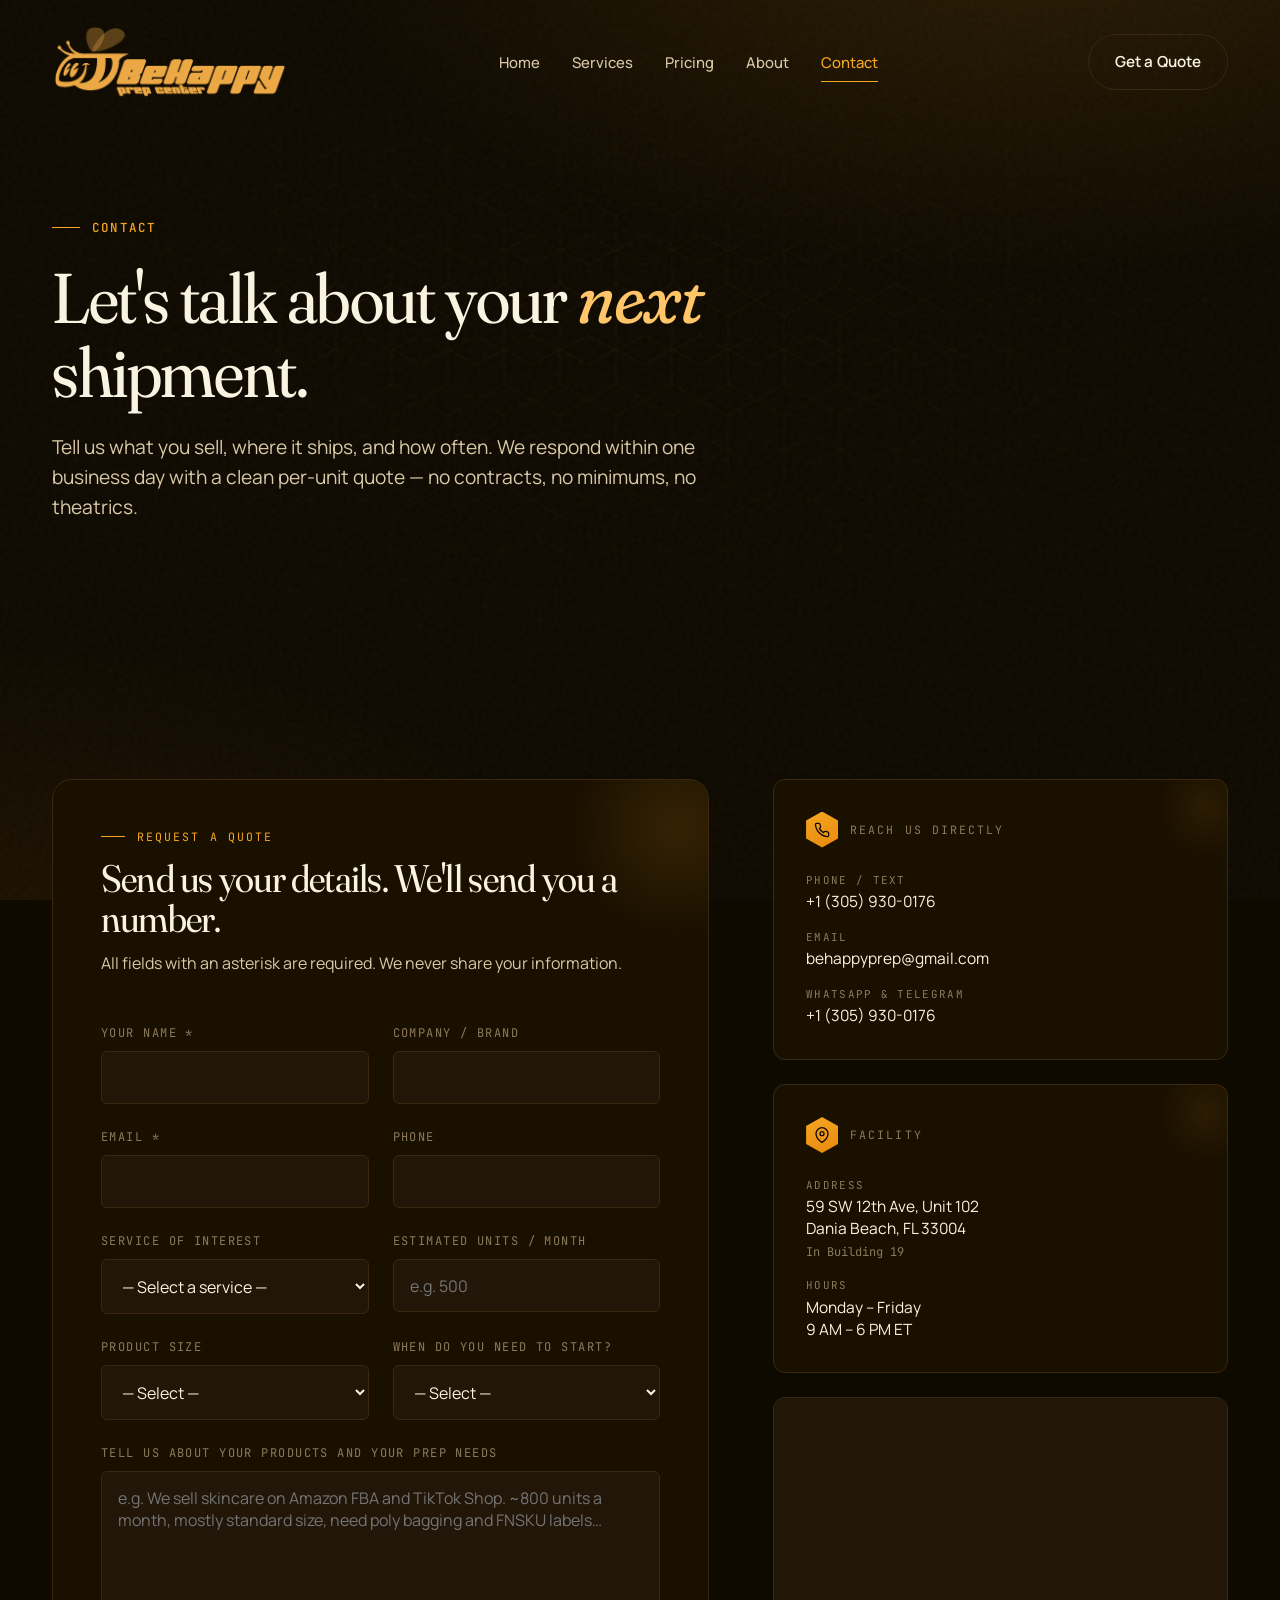
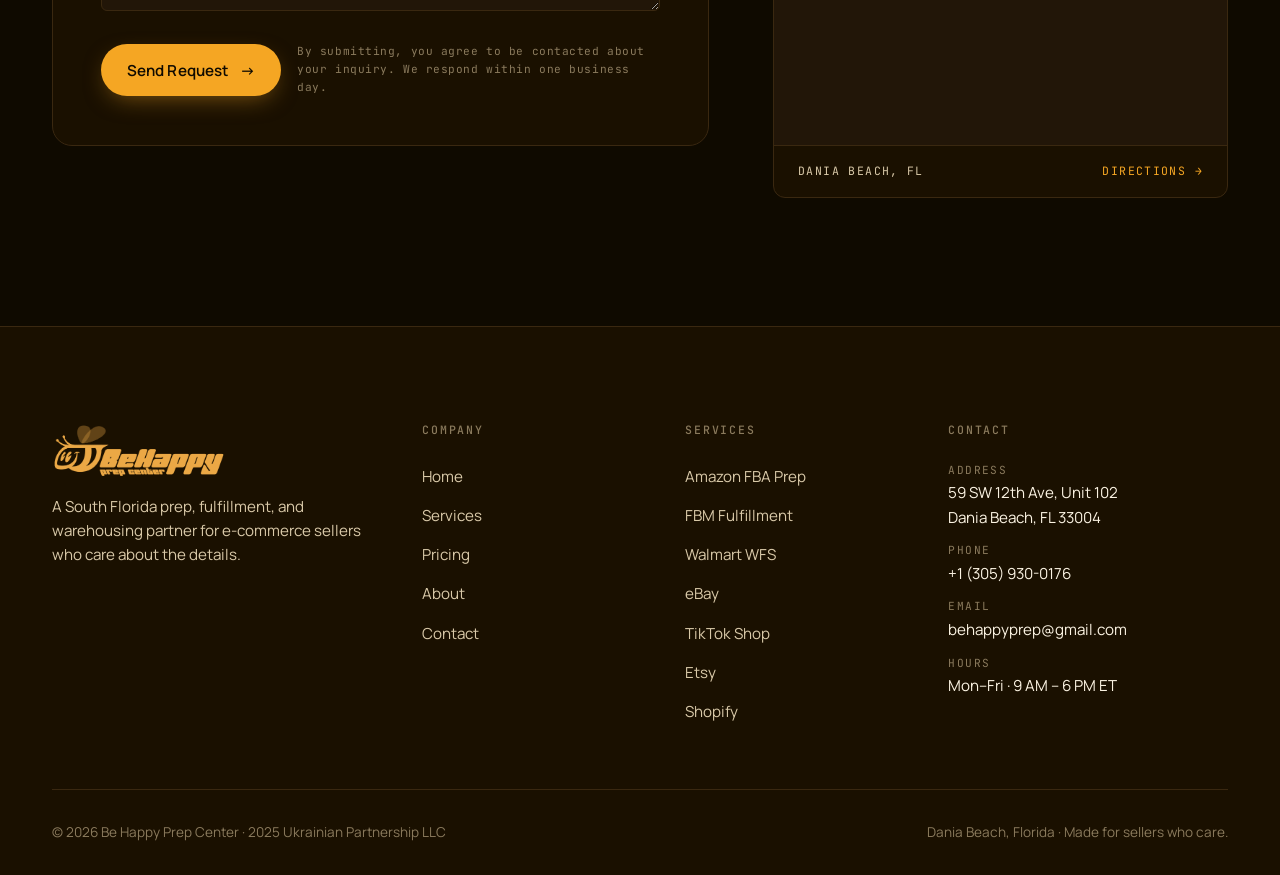
<file: contact.html>
<!doctype html>
<html lang="en">
<head>
  <meta charset="utf-8">
  <meta name="viewport" content="width=device-width, initial-scale=1">
  <meta name="theme-color" content="#0F0A00">

  <title>Contact | Request a Quote — Be Happy Prep Center, Dania Beach FL</title>
  <meta name="description" content="Request a quote from Be Happy Prep Center. Amazon FBA & FBM prep, TikTok Shop, Etsy and Shopify fulfillment in Dania Beach, Florida. Same-day quotes. No minimums.">
  <link rel="canonical" href="https://behappyprep.com/contact.html">

  <link rel="icon" href="images/favicon.ico">

  <meta property="og:type" content="website">
  <meta property="og:site_name" content="Be Happy Prep Center">
  <meta property="og:title" content="Contact | Be Happy Prep Center — Request a Quote">
  <meta property="og:description" content="Get a same-day quote for Amazon FBA & FBM prep, TikTok Shop, Etsy and Shopify fulfillment from our Dania Beach, FL facility.">
  <meta property="og:url" content="https://behappyprep.com/contact.html">
  <meta property="og:image" content="https://behappyprep.com/og-image.jpg">

  <meta name="twitter:card" content="summary_large_image">
  <meta name="twitter:title" content="Contact | Be Happy Prep Center">
  <meta name="twitter:description" content="Request a same-day quote for Amazon FBA & FBM prep services in Dania Beach, FL.">
  <meta name="twitter:image" content="https://behappyprep.com/og-image.jpg">

  <link rel="preconnect" href="https://fonts.googleapis.com">
  <link rel="preconnect" href="https://fonts.gstatic.com" crossorigin>
  <link href="https://fonts.googleapis.com/css2?family=Fraunces:opsz,wght,SOFT@9..144,300..600,0..100&family=Manrope:wght@400;500;600;700&family=JetBrains+Mono:wght@400;500&display=swap" rel="stylesheet">

  <link rel="stylesheet" href="style.css">

  <script type="application/ld+json">
  {
    "@context": "https://schema.org",
    "@type": "LocalBusiness",
    "name": "Be Happy Prep Center",
    "image": "https://behappyprep.com/og-image.jpg",
    "@id": "https://behappyprep.com/",
    "url": "https://behappyprep.com/contact.html",
    "telephone": "+1-305-930-0176",
    "email": "behappyprep@gmail.com",
    "priceRange": "$$",
    "description": "Contact Be Happy Prep Center for Amazon FBA & FBM prep, TikTok Shop, Etsy and Shopify fulfillment in Dania Beach, FL.",
    "address": {
      "@type": "PostalAddress",
      "streetAddress": "59 SW 12th Ave, Unit 102",
      "addressLocality": "Dania Beach",
      "addressRegion": "FL",
      "postalCode": "33004",
      "addressCountry": "US"
    },
    "geo": { "@type": "GeoCoordinates", "latitude": 26.0590, "longitude": -80.1437 },
    "openingHoursSpecification": [{
      "@type": "OpeningHoursSpecification",
      "dayOfWeek": ["Monday","Tuesday","Wednesday","Thursday","Friday"],
      "opens": "09:00", "closes": "18:00"
    }],
    "contactPoint": {
      "@type": "ContactPoint",
      "telephone": "+1-305-930-0176",
      "contactType": "Customer Service",
      "areaServed": "US",
      "availableLanguage": ["English"]
    }
  }
  </script>
</head>
<body>

<header class="site-header" role="banner">
  <div class="container">
    <nav class="nav" aria-label="Primary">
      <a class="brand" href="index.html" aria-label="Be Happy Prep Center home">
        <img class="brand-logo" src="images/BeHappyLight.webp" alt="Be Happy Prep Center logo">
      </a>
      <ul class="nav-links" id="primary-nav">
        <li><a href="index.html">Home</a></li>
        <li><a href="services.html">Services</a></li>
        <li><a href="pricing.html">Pricing</a></li>
        <li><a href="about.html">About</a></li>
        <li><a href="contact.html" class="active">Contact</a></li>
      </ul>
      <div class="nav-cta">
        <a href="#quote-form" class="btn btn-ghost">Get a Quote</a>
        <button class="menu-toggle" aria-label="Toggle menu" aria-expanded="false" aria-controls="primary-nav">
          <svg viewBox="0 0 24 24" fill="none" stroke="currentColor" stroke-width="2"><path d="M3 6h18M3 12h18M3 18h18"/></svg>
        </button>
      </div>
    </nav>
  </div>
</header>

<main id="main">

<!-- ============== PAGE HERO ============== -->
<section class="page-hero" aria-labelledby="page-title">
  <div class="honeycomb-bg" aria-hidden="true"></div>
  <div class="container">
    <span class="eyebrow">Contact</span>
    <h1 id="page-title">Let's talk about your <em class="italic-accent">next</em> shipment.</h1>
    <p class="lede">
      Tell us what you sell, where it ships, and how often. We respond within
      one business day with a clean per-unit quote — no contracts, no minimums,
      no theatrics.
    </p>
  </div>
</section>

<!-- ============== CONTACT LAYOUT ============== -->
<section aria-labelledby="quote-form-title">
  <div class="container">
    <div class="contact-layout">

      <!-- FORM -->
      <div class="contact-form-wrap reveal" id="quote-form">
        <span class="form-eyebrow">Request a quote</span>
        <h2 id="quote-form-title">Send us your details. We'll send you a number.</h2>
        <p class="form-lede">All fields with an asterisk are required. We never share your information.</p>

        <div class="form-success" data-form-success role="status" aria-live="polite">
          <div>
            <strong style="display:block;margin-bottom:4px;color:var(--honey-glow);">Thank you — your request is in.</strong>
            We'll be back within one business day. If your timeline is tight, give us a call at <a href="tel:+13059300176" style="text-decoration:underline;">+1 (305) 930-0176</a>.
          </div>
        </div>

        <div class="form-error" data-form-error role="alert" aria-live="assertive"></div>

        <form class="form" action="https://formspree.io/f/mbdbrlbq" method="POST" data-contact-form novalidate>
          <div class="form-row">
            <div class="field">
              <label for="name">Your name *</label>
              <input id="name" name="name" type="text" required autocomplete="name">
            </div>
            <div class="field">
              <label for="company">Company / brand</label>
              <input id="company" name="company" type="text" autocomplete="organization">
            </div>
          </div>

          <div class="form-row">
            <div class="field">
              <label for="email">Email *</label>
              <input id="email" name="email" type="email" required autocomplete="email">
            </div>
            <div class="field">
              <label for="phone">Phone</label>
              <input id="phone" name="phone" type="tel" autocomplete="tel">
            </div>
          </div>

          <div class="form-row">
            <div class="field">
              <label for="service">Service of interest</label>
              <select id="service" name="service">
                <option value="">— Select a service —</option>
                <option value="fba">Amazon FBA Prep</option>
                <option value="fbm">Amazon FBM Fulfillment</option>
                <option value="walmart">Walmart WFS / 1P</option>
                <option value="ebay">eBay Fulfillment</option>
                <option value="tiktok">TikTok Shop</option>
                <option value="etsy">Etsy</option>
                <option value="shopify">Shopify</option>
                <option value="multiple">Multiple / unsure</option>
              </select>
            </div>
            <div class="field">
              <label for="units">Estimated units / month</label>
              <input id="units" name="units" type="text" inputmode="numeric" placeholder="e.g. 500">
            </div>
          </div>

          <div class="form-row">
            <div class="field">
              <label for="product_size">Product size</label>
              <select id="product_size" name="product_size">
                <option value="">— Select —</option>
                <option value="standard">Standard</option>
                <option value="oversize">Oversize</option>
                <option value="mixed">Mixed</option>
              </select>
            </div>
            <div class="field">
              <label for="timeline">When do you need to start?</label>
              <select id="timeline" name="timeline">
                <option value="">— Select —</option>
                <option value="asap">As soon as possible</option>
                <option value="2-weeks">Within 2 weeks</option>
                <option value="1-month">Within a month</option>
                <option value="exploring">Just exploring</option>
              </select>
            </div>
          </div>

          <div class="field">
            <label for="message">Tell us about your products and your prep needs</label>
            <textarea id="message" name="message" placeholder="e.g. We sell skincare on Amazon FBA and TikTok Shop. ~800 units a month, mostly standard size, need poly bagging and FNSKU labels…"></textarea>
          </div>

          <!-- Anti-spam honeypot (Formspree convention) -->
          <input type="text" name="_gotcha" tabindex="-1" autocomplete="off" style="display:none;" aria-hidden="true">

          <!-- Custom Formspree subject -->
          <input type="hidden" name="_subject" value="New quote request — Be Happy Prep Center">

          <div class="form-submit-row">
            <button type="submit" class="btn btn-primary" data-form-submit>
              Send Request <span class="arrow">→</span>
            </button>
            <p class="form-disclaimer">By submitting, you agree to be contacted about your inquiry. We respond within one business day.</p>
          </div>
        </form>
      </div>

      <!-- SIDEBAR -->
      <aside class="contact-sidebar">
        <div class="info-card reveal">
          <div class="info-card-header">
            <span class="info-card-icon" aria-hidden="true">
              <svg viewBox="0 0 24 24" fill="none" stroke="currentColor" stroke-width="2">
                <path d="M22 16.92v3a2 2 0 01-2.18 2 19.79 19.79 0 01-8.63-3.07 19.5 19.5 0 01-6-6 19.79 19.79 0 01-3.07-8.67A2 2 0 014.11 2h3a2 2 0 012 1.72 12.84 12.84 0 00.7 2.81 2 2 0 01-.45 2.11L8.09 9.91a16 16 0 006 6l1.27-1.27a2 2 0 012.11-.45 12.84 12.84 0 002.81.7A2 2 0 0122 16.92z"/>
              </svg>
            </span>
            <h3 class="info-card-title">Reach us directly</h3>
          </div>
          <ul class="info-card-list">
            <li>
              <span class="info-label">Phone / Text</span>
              <span class="info-value"><a href="tel:+13059300176">+1 (305) 930-0176</a></span>
            </li>
            <li>
              <span class="info-label">Email</span>
              <span class="info-value"><a href="mailto:behappyprep@gmail.com">behappyprep@gmail.com</a></span>
            </li>
            <li>
              <span class="info-label">WhatsApp &amp; Telegram</span>
              <span class="info-value">+1 (305) 930-0176</span>
            </li>
          </ul>
        </div>

        <div class="info-card reveal">
          <div class="info-card-header">
            <span class="info-card-icon" aria-hidden="true">
              <svg viewBox="0 0 24 24" fill="none" stroke="currentColor" stroke-width="2">
                <path d="M21 10c0 7-9 13-9 13s-9-6-9-13a9 9 0 0118 0z"/>
                <circle cx="12" cy="10" r="3"/>
              </svg>
            </span>
            <h3 class="info-card-title">Facility</h3>
          </div>
          <ul class="info-card-list">
            <li>
              <span class="info-label">Address</span>
              <span class="info-value">59 SW 12th Ave, Unit 102<br>Dania Beach, FL 33004<br><em style="color:var(--ink-mute);font-style:normal;font-family:var(--font-mono);font-size:0.75rem;">In Building 19</em></span>
            </li>
            <li>
              <span class="info-label">Hours</span>
              <span class="info-value">Monday – Friday<br>9 AM – 6 PM ET</span>
            </li>
          </ul>
        </div>

        <div class="map-card reveal">
          <div class="map-frame">
            <iframe
              title="Map showing Be Happy Prep Center location in Dania Beach, FL"
              src="https://www.google.com/maps?q=59+SW+12th+Ave+Dania+Beach+FL+33004&output=embed"
              loading="lazy"
              referrerpolicy="no-referrer-when-downgrade"
              allowfullscreen></iframe>
          </div>
          <div class="map-caption">
            <span>Dania Beach, FL</span>
            <a href="https://www.google.com/maps/dir/?api=1&destination=59+SW+12th+Ave+%23102+Dania+Beach+FL+33004" target="_blank" rel="noopener">Directions →</a>
          </div>
        </div>
      </aside>

    </div>
  </div>
</section>

</main>

<footer class="site-footer" role="contentinfo">
  <div class="container">
    <div class="footer-grid">
      <div class="footer-brand">
        <a class="brand" href="index.html">
          <img class="brand-logo" src="images/BeHappyLight.webp" alt="Be Happy Prep Center logo">
        </a>
        <p>A South Florida prep, fulfillment, and warehousing partner for e-commerce sellers who care about the details.</p>
      </div>
      <div class="footer-col">
        <h4>Company</h4>
        <ul>
          <li><a href="index.html">Home</a></li>
          <li><a href="services.html">Services</a></li>
          <li><a href="pricing.html">Pricing</a></li>
          <li><a href="about.html">About</a></li>
          <li><a href="contact.html">Contact</a></li>
        </ul>
      </div>
      <div class="footer-col">
        <h4>Services</h4>
        <ul>
          <li><a href="services.html#fba">Amazon FBA Prep</a></li>
          <li><a href="services.html#fbm">FBM Fulfillment</a></li>
          <li><a href="services.html#walmart">Walmart WFS</a></li>
          <li><a href="services.html#ebay">eBay</a></li>
          <li><a href="services.html#tiktok">TikTok Shop</a></li>
          <li><a href="services.html#etsy">Etsy</a></li>
          <li><a href="services.html#shopify">Shopify</a></li>
        </ul>
      </div>
      <div class="footer-col">
        <h4>Contact</h4>
        <ul>
          <li class="footer-contact-item">
            <span class="label">Address</span>
            <span class="value">59 SW 12th Ave, Unit 102<br>Dania Beach, FL 33004</span>
          </li>
          <li class="footer-contact-item">
            <span class="label">Phone</span>
            <a class="value" href="tel:+13059300176">+1 (305) 930-0176</a>
          </li>
          <li class="footer-contact-item">
            <span class="label">Email</span>
            <a class="value" href="mailto:behappyprep@gmail.com">behappyprep@gmail.com</a>
          </li>
          <li class="footer-contact-item">
            <span class="label">Hours</span>
            <span class="value">Mon–Fri · 9 AM – 6 PM ET</span>
          </li>
        </ul>
      </div>
    </div>
    <div class="footer-bottom">
      <span>© <span data-current-year>2026</span> Be Happy Prep Center · 2025 Ukrainian Partnership LLC</span>
      <span>Dania Beach, Florida · Made for sellers who care.</span>
    </div>
  </div>
</footer>

<script src="main.js" defer></script>
</body>
</html>
</file>
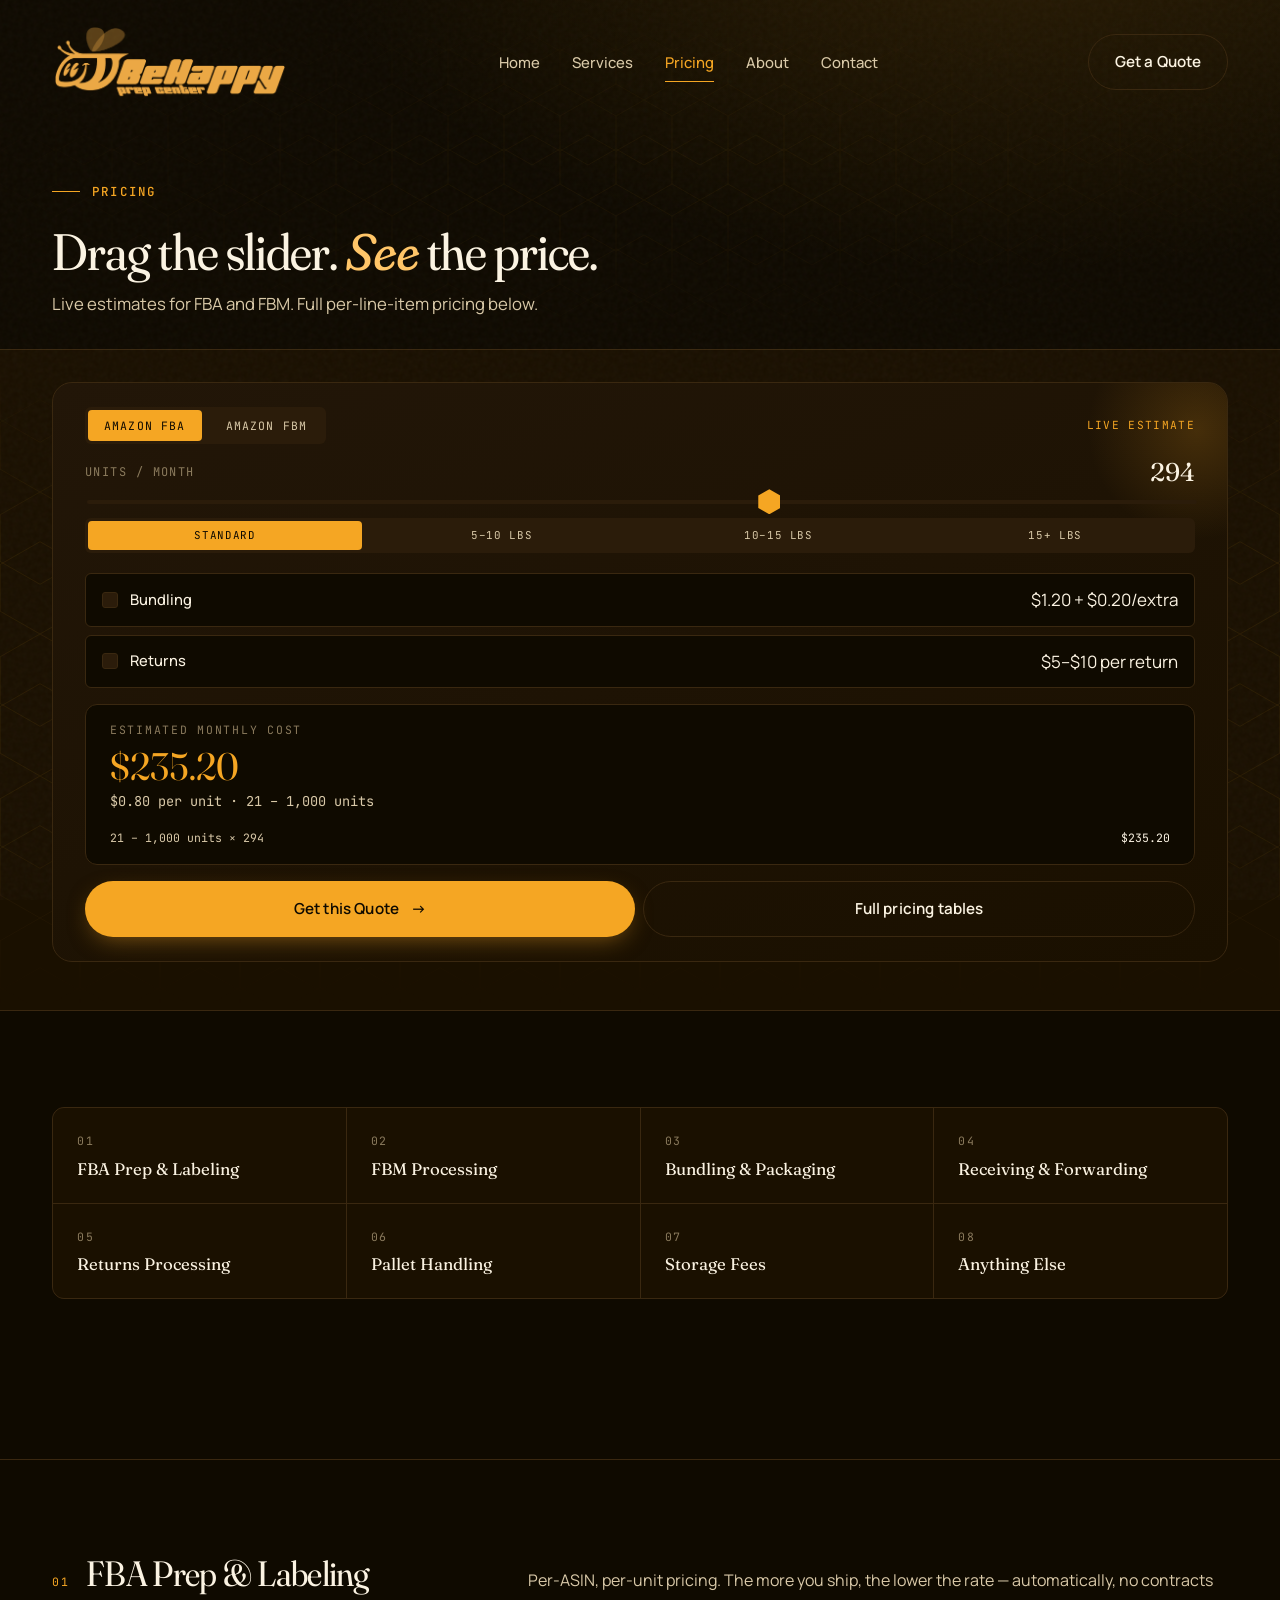
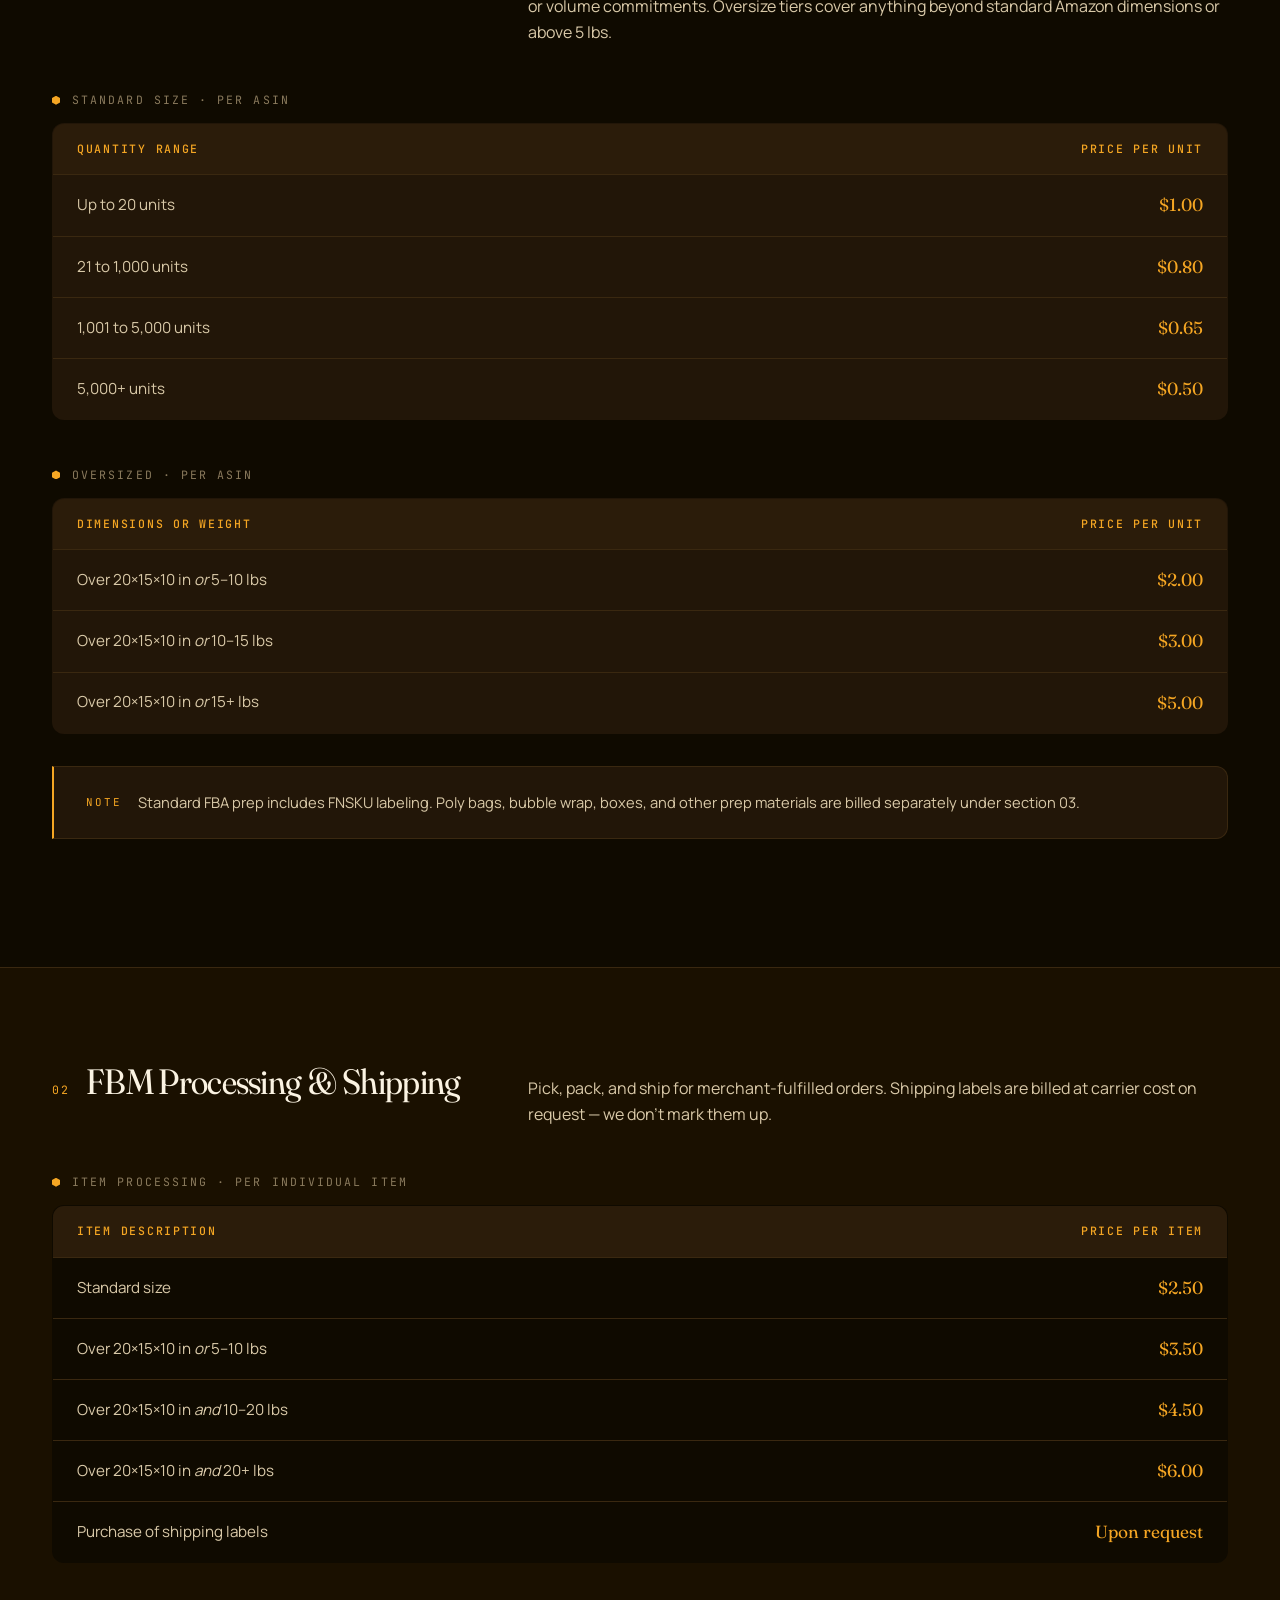
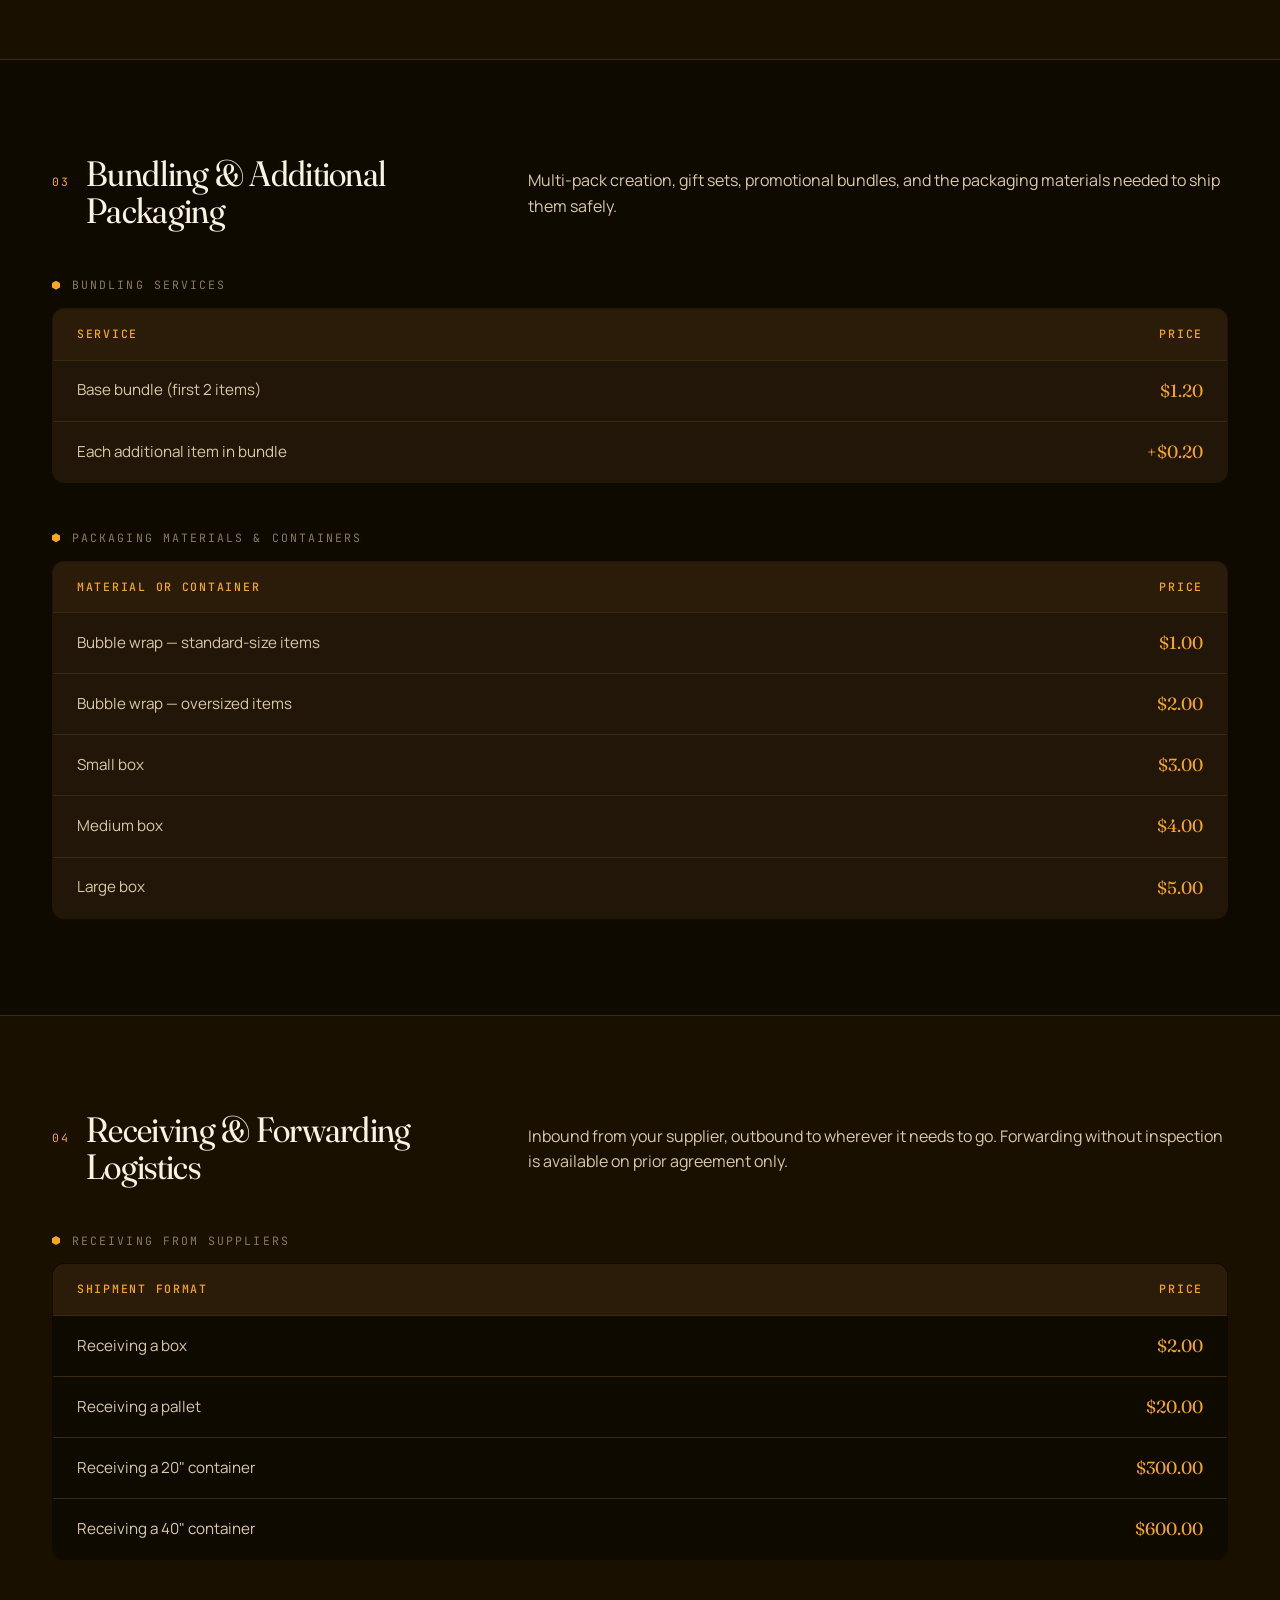
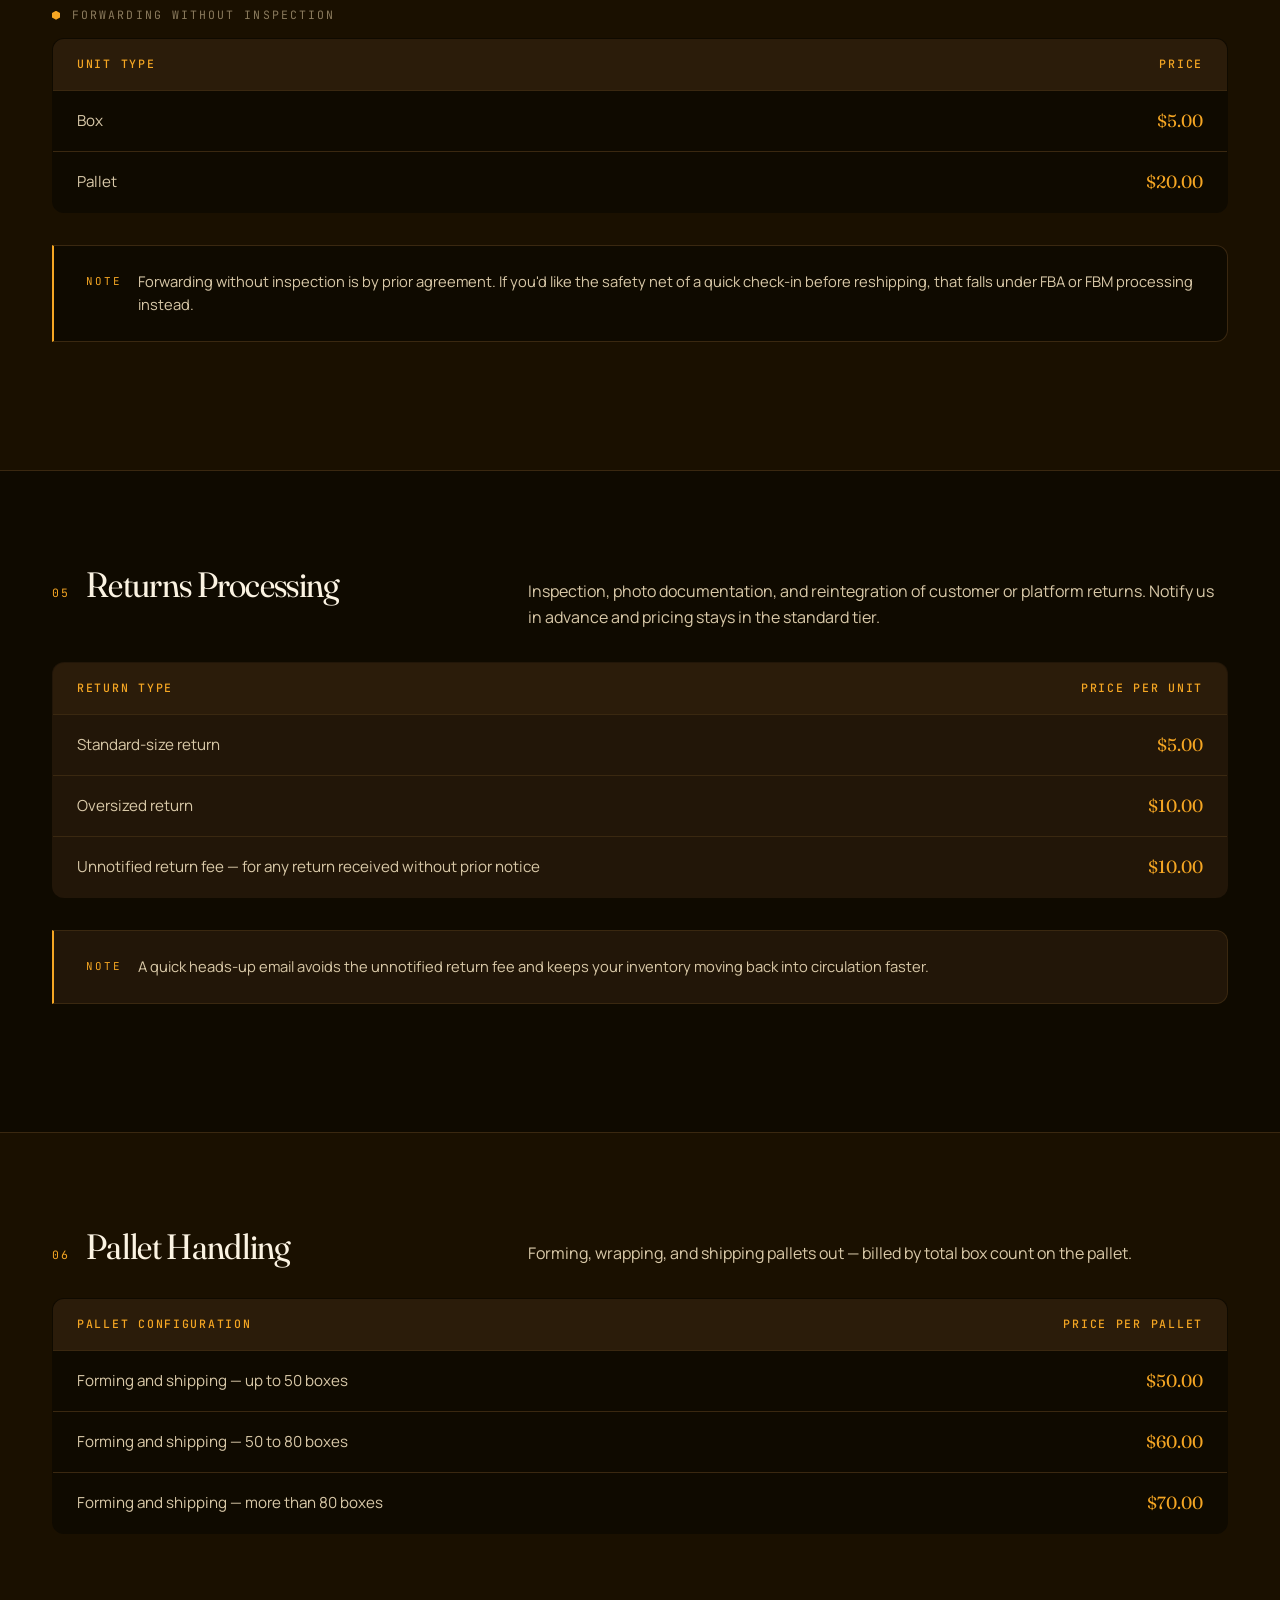
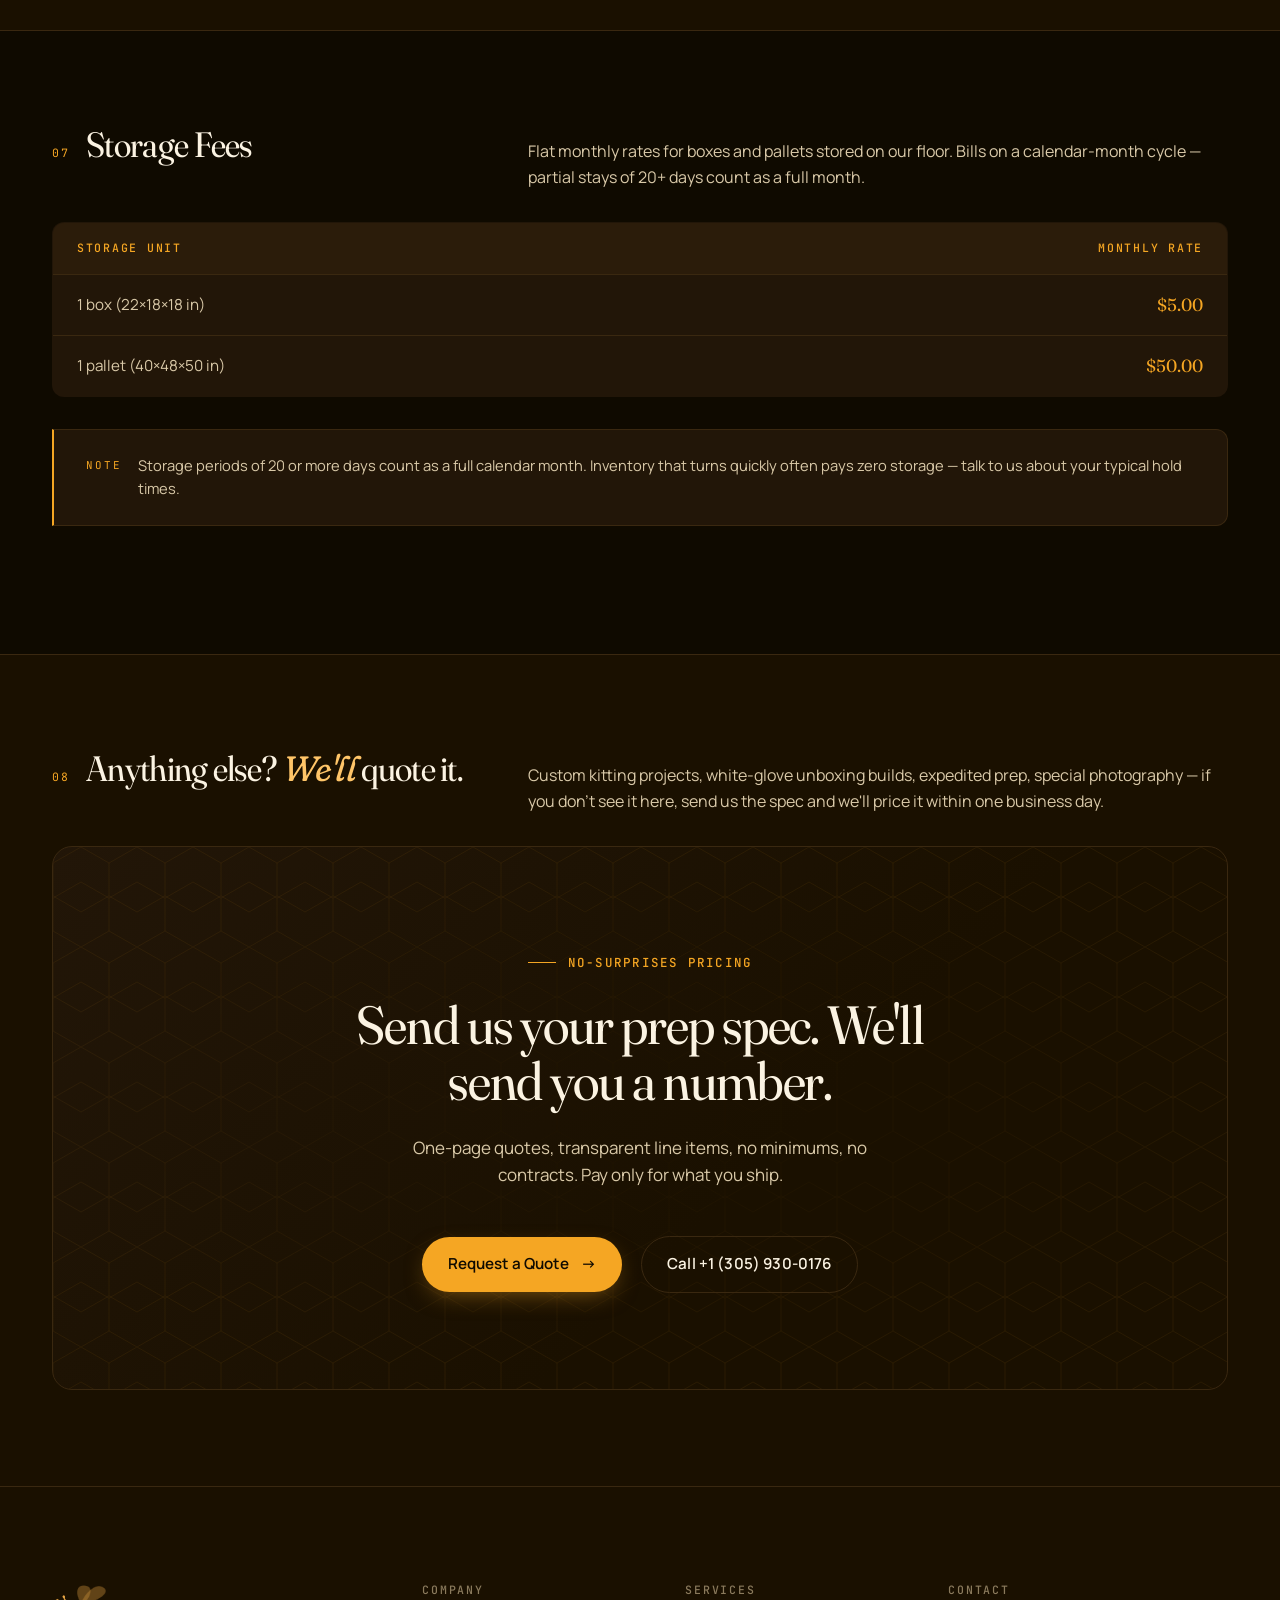
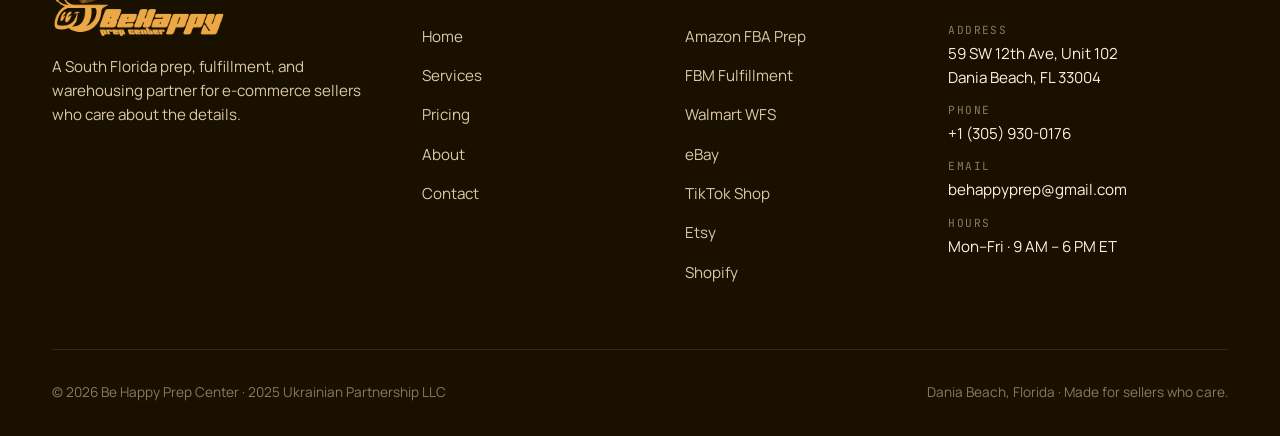
<file: pricing.html>
<!doctype html>
<html lang="en">
<head>
  <meta charset="utf-8">
  <meta name="viewport" content="width=device-width, initial-scale=1">
  <meta name="theme-color" content="#0F0A00">

  <title>Pricing | Amazon FBA & FBM Prep Center Rates — Be Happy Prep Center, Dania Beach FL</title>
  <meta name="description" content="Transparent per-unit pricing for Amazon FBA prep, FBM fulfillment, bundling, storage, returns, and pallet handling. Volume tiers from $0.50/unit. South Florida prep center.">
  <link rel="canonical" href="https://behappyprep.com/pricing.html">

  <link rel="icon" href="images/favicon.ico">

  <meta property="og:type" content="website">
  <meta property="og:site_name" content="Be Happy Prep Center">
  <meta property="og:title" content="Pricing | Be Happy Prep Center — Transparent Per-Unit Rates">
  <meta property="og:description" content="Transparent FBA and FBM prep pricing from $0.50 per unit. Volume tiers, bundling, storage, returns, and pallet handling rates.">
  <meta property="og:url" content="https://behappyprep.com/pricing.html">
  <meta property="og:image" content="https://behappyprep.com/og-image.jpg">

  <meta name="twitter:card" content="summary_large_image">
  <meta name="twitter:title" content="Pricing | Be Happy Prep Center">
  <meta name="twitter:description" content="Transparent per-unit FBA and FBM prep pricing. Volume tiers from $0.50 per unit.">
  <meta name="twitter:image" content="https://behappyprep.com/og-image.jpg">

  <link rel="preconnect" href="https://fonts.googleapis.com">
  <link rel="preconnect" href="https://fonts.gstatic.com" crossorigin>
  <link href="https://fonts.googleapis.com/css2?family=Fraunces:opsz,wght,SOFT@9..144,300..600,0..100&family=Manrope:wght@400;500;600;700&family=JetBrains+Mono:wght@400;500&display=swap" rel="stylesheet">

  <link rel="stylesheet" href="style.css">

  <script type="application/ld+json">
  {
    "@context": "https://schema.org",
    "@type": "LocalBusiness",
    "name": "Be Happy Prep Center",
    "image": "https://behappyprep.com/og-image.jpg",
    "@id": "https://behappyprep.com/",
    "url": "https://behappyprep.com/pricing.html",
    "telephone": "+1-305-930-0176",
    "email": "behappyprep@gmail.com",
    "priceRange": "$$",
    "description": "Amazon FBA and FBM prep center in Dania Beach, Florida. Transparent per-unit pricing for labeling, bundling, storage, returns, and fulfillment.",
    "address": {
      "@type": "PostalAddress",
      "streetAddress": "59 SW 12th Ave, Unit 102",
      "addressLocality": "Dania Beach",
      "addressRegion": "FL",
      "postalCode": "33004",
      "addressCountry": "US"
    },
    "geo": { "@type": "GeoCoordinates", "latitude": 26.0590, "longitude": -80.1437 },
    "openingHoursSpecification": [{
      "@type": "OpeningHoursSpecification",
      "dayOfWeek": ["Monday","Tuesday","Wednesday","Thursday","Friday"],
      "opens": "09:00", "closes": "18:00"
    }]
  }
  </script>
</head>
<body>

<header class="site-header" role="banner">
  <div class="container">
    <nav class="nav" aria-label="Primary">
      <a class="brand" href="index.html" aria-label="Be Happy Prep Center home">
        <img class="brand-logo" src="images/BeHappyLight.webp" alt="Be Happy Prep Center logo">
      </a>
      <ul class="nav-links" id="primary-nav">
        <li><a href="index.html">Home</a></li>
        <li><a href="services.html">Services</a></li>
        <li><a href="pricing.html" class="active">Pricing</a></li>
        <li><a href="about.html">About</a></li>
        <li><a href="contact.html">Contact</a></li>
      </ul>
      <div class="nav-cta">
        <a href="contact.html" class="btn btn-ghost">Get a Quote</a>
        <button class="menu-toggle" aria-label="Toggle menu" aria-expanded="false" aria-controls="primary-nav">
          <svg viewBox="0 0 24 24" fill="none" stroke="currentColor" stroke-width="2"><path d="M3 6h18M3 12h18M3 18h18"/></svg>
        </button>
      </div>
    </nav>
  </div>
</header>

<main id="main">

<!-- ============== PAGE HERO ============== -->
<section class="page-hero services-hero" aria-labelledby="page-title">
  <div class="honeycomb-bg" aria-hidden="true"></div>
  <div class="container">
    <span class="eyebrow">Pricing</span>
    <h1 id="page-title">Drag the slider. <em class="italic-accent">See</em> the price.</h1>
    <p class="lede">Live estimates for FBA and FBM. Full per-line-item pricing below.</p>
  </div>
</section>

<!-- ============== CALCULATOR ============== -->
<section class="calculator-section" aria-labelledby="calc-title" style="padding-top: var(--sp-6); padding-bottom: var(--sp-8);">
  <div class="container">
    <div class="calc-wrap full" data-calculator data-mode="fba">
      <div class="calc-panel reveal">

        <!-- Mode tabs + ID line -->
        <div style="display:flex;justify-content:space-between;align-items:center;gap:var(--sp-3);flex-wrap:wrap;">
          <div class="calc-modes" role="group" aria-label="Service type">
            <button type="button" data-calc-mode="fba" aria-pressed="true">Amazon FBA</button>
            <button type="button" data-calc-mode="fbm" aria-pressed="false">Amazon FBM</button>
          </div>
          <span class="calc-id" id="calc-title" style="font-family:var(--font-mono);font-size:0.7rem;letter-spacing:0.12em;text-transform:uppercase;color:var(--honey);">Live Estimate</span>
        </div>

        <div class="calc-controls">

          <!-- Volume slider -->
          <div class="calc-control-row">
            <span class="calc-label">Units / month</span>
            <span class="calc-value" data-calc-qty>500</span>
          </div>
          <input
            class="calc-slider"
            type="range"
            min="0"
            max="1000"
            value="617"
            step="1"
            aria-label="Monthly unit volume"
            data-calc-slider>

          <!-- FBA size group -->
          <div data-calc-mode-group="fba">
            <div class="calc-size-4" role="group" aria-label="FBA size">
              <button type="button" data-calc-size="std" aria-pressed="true">Standard</button>
              <button type="button" data-calc-size="os-1" aria-pressed="false">5–10 lbs</button>
              <button type="button" data-calc-size="os-2" aria-pressed="false">10–15 lbs</button>
              <button type="button" data-calc-size="os-3" aria-pressed="false">15+ lbs</button>
            </div>
          </div>

          <!-- FBM size group -->
          <div data-calc-mode-group="fbm" hidden>
            <div class="calc-size-4" role="group" aria-label="FBM size">
              <button type="button" data-calc-size="std" aria-pressed="true">Standard</button>
              <button type="button" data-calc-size="fbm-1" aria-pressed="false">5–10 lbs</button>
              <button type="button" data-calc-size="fbm-2" aria-pressed="false">10–20 lbs</button>
              <button type="button" data-calc-size="fbm-3" aria-pressed="false">20+ lbs</button>
            </div>
          </div>

          <!-- Add-ons -->
          <div class="calc-addons">
            <div class="calc-addon">
              <div class="calc-addon-head">
                <label class="calc-addon-label">
                  <input type="checkbox" data-calc-bundle-toggle>
                  <span class="calc-check" aria-hidden="true"></span>
                  <span class="calc-addon-name">Bundling</span>
                </label>
                <span class="calc-addon-rate">$1.20 + $0.20/extra</span>
              </div>
              <div class="calc-addon-controls" data-calc-bundle-controls hidden>
                <label for="bundle-items">Items / bundle</label>
                <input type="number" id="bundle-items" data-calc-bundle-items value="2" min="2" max="20">
              </div>
            </div>

            <div class="calc-addon">
              <div class="calc-addon-head">
                <label class="calc-addon-label">
                  <input type="checkbox" data-calc-returns-toggle>
                  <span class="calc-check" aria-hidden="true"></span>
                  <span class="calc-addon-name">Returns</span>
                </label>
                <span class="calc-addon-rate">$5–$10 per return</span>
              </div>
              <div class="calc-addon-controls" data-calc-returns-controls hidden>
                <label for="returns-count">Returns / month</label>
                <input type="number" id="returns-count" data-calc-returns-count value="10" min="0" max="500">
              </div>
            </div>
          </div>
        </div>

        <!-- Output -->
        <div class="calc-output">
          <div style="width:100%;">
            <span class="out-label">Estimated monthly cost</span>
            <span class="out-total" data-calc-total>$400.00</span>
            <div class="out-perunit" data-calc-perunit>$0.80 per unit · 21 – 1,000 units</div>
            <div class="calc-breakdown" data-calc-breakdown></div>
          </div>
        </div>

        <div class="calc-cta">
          <a class="btn btn-primary" data-calc-cta href="contact.html">
            Get this Quote <span class="arrow">→</span>
          </a>
          <a class="btn btn-ghost" href="#fba">Full pricing tables</a>
        </div>

      </div>
    </div>
  </div>
</section>

<!-- ============== TABLE OF CONTENTS ============== -->
<section class="tight" aria-labelledby="toc-title">
  <div class="container">
    <h2 id="toc-title" class="sr-only">Pricing categories</h2>
    <nav class="pricing-toc reveal" aria-label="Jump to pricing category">
      <a href="#fba"><span class="toc-num">01</span><span class="toc-name">FBA Prep &amp; Labeling</span></a>
      <a href="#fbm"><span class="toc-num">02</span><span class="toc-name">FBM Processing</span></a>
      <a href="#bundling"><span class="toc-num">03</span><span class="toc-name">Bundling &amp; Packaging</span></a>
      <a href="#receiving"><span class="toc-num">04</span><span class="toc-name">Receiving &amp; Forwarding</span></a>
      <a href="#returns"><span class="toc-num">05</span><span class="toc-name">Returns Processing</span></a>
      <a href="#pallets"><span class="toc-num">06</span><span class="toc-name">Pallet Handling</span></a>
      <a href="#storage"><span class="toc-num">07</span><span class="toc-name">Storage Fees</span></a>
      <a href="#unlisted"><span class="toc-num">08</span><span class="toc-name">Anything Else</span></a>
    </nav>
  </div>
</section>

<!-- ============== 01 FBA ============== -->
<section class="pricing-section" id="fba" aria-labelledby="fba-title">
  <div class="container">
    <div class="reveal">
      <div class="pricing-section-head">
        <span class="pricing-num">01</span>
        <h2 id="fba-title">FBA Prep &amp; Labeling</h2>
        <p>Per-ASIN, per-unit pricing. The more you ship, the lower the rate — automatically, no contracts or volume commitments. Oversize tiers cover anything beyond standard Amazon dimensions or above 5 lbs.</p>
      </div>

      <h3 class="pricing-subhead">Standard Size · per ASIN</h3>
      <table class="price-table" aria-label="Standard size FBA pricing">
        <thead>
          <tr><th scope="col">Quantity range</th><th scope="col" style="text-align:right;">Price per unit</th></tr>
        </thead>
        <tbody>
          <tr><td>Up to 20 units</td><td>$1.00</td></tr>
          <tr><td>21 to 1,000 units</td><td>$0.80</td></tr>
          <tr><td>1,001 to 5,000 units</td><td>$0.65</td></tr>
          <tr><td>5,000+ units</td><td>$0.50</td></tr>
        </tbody>
      </table>

      <h3 class="pricing-subhead">Oversized · per ASIN</h3>
      <table class="price-table" aria-label="Oversized FBA pricing">
        <thead>
          <tr><th scope="col">Dimensions or weight</th><th scope="col" style="text-align:right;">Price per unit</th></tr>
        </thead>
        <tbody>
          <tr><td>Over 20×15×10 in <em>or</em> 5–10 lbs</td><td>$2.00</td></tr>
          <tr><td>Over 20×15×10 in <em>or</em> 10–15 lbs</td><td>$3.00</td></tr>
          <tr><td>Over 20×15×10 in <em>or</em> 15+ lbs</td><td>$5.00</td></tr>
        </tbody>
      </table>

      <div class="pricing-aside">
        Standard FBA prep includes FNSKU labeling. Poly bags, bubble wrap, boxes, and other prep materials are billed separately under section 03.
      </div>
    </div>
  </div>
</section>

<!-- ============== 02 FBM ============== -->
<section class="pricing-section alt" id="fbm" aria-labelledby="fbm-title">
  <div class="container">
    <div class="reveal">
      <div class="pricing-section-head">
        <span class="pricing-num">02</span>
        <h2 id="fbm-title">FBM Processing &amp; Shipping</h2>
        <p>Pick, pack, and ship for merchant-fulfilled orders. Shipping labels are billed at carrier cost on request — we don't mark them up.</p>
      </div>

      <h3 class="pricing-subhead">Item processing · per individual item</h3>
      <table class="price-table" aria-label="FBM item processing pricing">
        <thead>
          <tr><th scope="col">Item description</th><th scope="col" style="text-align:right;">Price per item</th></tr>
        </thead>
        <tbody>
          <tr><td>Standard size</td><td>$2.50</td></tr>
          <tr><td>Over 20×15×10 in <em>or</em> 5–10 lbs</td><td>$3.50</td></tr>
          <tr><td>Over 20×15×10 in <em>and</em> 10–20 lbs</td><td>$4.50</td></tr>
          <tr><td>Over 20×15×10 in <em>and</em> 20+ lbs</td><td>$6.00</td></tr>
          <tr><td>Purchase of shipping labels</td><td>Upon request</td></tr>
        </tbody>
      </table>
    </div>
  </div>
</section>

<!-- ============== 03 BUNDLING ============== -->
<section class="pricing-section" id="bundling" aria-labelledby="bundling-title">
  <div class="container">
    <div class="reveal">
      <div class="pricing-section-head">
        <span class="pricing-num">03</span>
        <h2 id="bundling-title">Bundling &amp; Additional Packaging</h2>
        <p>Multi-pack creation, gift sets, promotional bundles, and the packaging materials needed to ship them safely.</p>
      </div>

      <h3 class="pricing-subhead">Bundling services</h3>
      <table class="price-table" aria-label="Bundling services pricing">
        <thead>
          <tr><th scope="col">Service</th><th scope="col" style="text-align:right;">Price</th></tr>
        </thead>
        <tbody>
          <tr><td>Base bundle (first 2 items)</td><td>$1.20</td></tr>
          <tr><td>Each additional item in bundle</td><td>+$0.20</td></tr>
        </tbody>
      </table>

      <h3 class="pricing-subhead">Packaging materials &amp; containers</h3>
      <table class="price-table" aria-label="Packaging materials pricing">
        <thead>
          <tr><th scope="col">Material or container</th><th scope="col" style="text-align:right;">Price</th></tr>
        </thead>
        <tbody>
          <tr><td>Bubble wrap — standard-size items</td><td>$1.00</td></tr>
          <tr><td>Bubble wrap — oversized items</td><td>$2.00</td></tr>
          <tr><td>Small box</td><td>$3.00</td></tr>
          <tr><td>Medium box</td><td>$4.00</td></tr>
          <tr><td>Large box</td><td>$5.00</td></tr>
        </tbody>
      </table>
    </div>
  </div>
</section>

<!-- ============== 04 RECEIVING ============== -->
<section class="pricing-section alt" id="receiving" aria-labelledby="receiving-title">
  <div class="container">
    <div class="reveal">
      <div class="pricing-section-head">
        <span class="pricing-num">04</span>
        <h2 id="receiving-title">Receiving &amp; Forwarding Logistics</h2>
        <p>Inbound from your supplier, outbound to wherever it needs to go. Forwarding without inspection is available on prior agreement only.</p>
      </div>

      <h3 class="pricing-subhead">Receiving from suppliers</h3>
      <table class="price-table" aria-label="Receiving pricing">
        <thead>
          <tr><th scope="col">Shipment format</th><th scope="col" style="text-align:right;">Price</th></tr>
        </thead>
        <tbody>
          <tr><td>Receiving a box</td><td>$2.00</td></tr>
          <tr><td>Receiving a pallet</td><td>$20.00</td></tr>
          <tr><td>Receiving a 20" container</td><td>$300.00</td></tr>
          <tr><td>Receiving a 40" container</td><td>$600.00</td></tr>
        </tbody>
      </table>

      <h3 class="pricing-subhead">Forwarding without inspection</h3>
      <table class="price-table" aria-label="Forwarding pricing">
        <thead>
          <tr><th scope="col">Unit type</th><th scope="col" style="text-align:right;">Price</th></tr>
        </thead>
        <tbody>
          <tr><td>Box</td><td>$5.00</td></tr>
          <tr><td>Pallet</td><td>$20.00</td></tr>
        </tbody>
      </table>

      <div class="pricing-aside">
        Forwarding without inspection is by prior agreement. If you'd like the safety net of a quick check-in before reshipping, that falls under FBA or FBM processing instead.
      </div>
    </div>
  </div>
</section>

<!-- ============== 05 RETURNS ============== -->
<section class="pricing-section" id="returns" aria-labelledby="returns-title">
  <div class="container">
    <div class="reveal">
      <div class="pricing-section-head">
        <span class="pricing-num">05</span>
        <h2 id="returns-title">Returns Processing</h2>
        <p>Inspection, photo documentation, and reintegration of customer or platform returns. Notify us in advance and pricing stays in the standard tier.</p>
      </div>

      <table class="price-table" aria-label="Returns pricing">
        <thead>
          <tr><th scope="col">Return type</th><th scope="col" style="text-align:right;">Price per unit</th></tr>
        </thead>
        <tbody>
          <tr><td>Standard-size return</td><td>$5.00</td></tr>
          <tr><td>Oversized return</td><td>$10.00</td></tr>
          <tr><td>Unnotified return fee — for any return received without prior notice</td><td>$10.00</td></tr>
        </tbody>
      </table>

      <div class="pricing-aside">
        A quick heads-up email avoids the unnotified return fee and keeps your inventory moving back into circulation faster.
      </div>
    </div>
  </div>
</section>

<!-- ============== 06 PALLETS ============== -->
<section class="pricing-section alt" id="pallets" aria-labelledby="pallets-title">
  <div class="container">
    <div class="reveal">
      <div class="pricing-section-head">
        <span class="pricing-num">06</span>
        <h2 id="pallets-title">Pallet Handling</h2>
        <p>Forming, wrapping, and shipping pallets out — billed by total box count on the pallet.</p>
      </div>

      <table class="price-table" aria-label="Pallet handling pricing">
        <thead>
          <tr><th scope="col">Pallet configuration</th><th scope="col" style="text-align:right;">Price per pallet</th></tr>
        </thead>
        <tbody>
          <tr><td>Forming and shipping — up to 50 boxes</td><td>$50.00</td></tr>
          <tr><td>Forming and shipping — 50 to 80 boxes</td><td>$60.00</td></tr>
          <tr><td>Forming and shipping — more than 80 boxes</td><td>$70.00</td></tr>
        </tbody>
      </table>
    </div>
  </div>
</section>

<!-- ============== 07 STORAGE ============== -->
<section class="pricing-section" id="storage" aria-labelledby="storage-title">
  <div class="container">
    <div class="reveal">
      <div class="pricing-section-head">
        <span class="pricing-num">07</span>
        <h2 id="storage-title">Storage Fees</h2>
        <p>Flat monthly rates for boxes and pallets stored on our floor. Bills on a calendar-month cycle — partial stays of 20+ days count as a full month.</p>
      </div>

      <table class="price-table" aria-label="Storage pricing">
        <thead>
          <tr><th scope="col">Storage unit</th><th scope="col" style="text-align:right;">Monthly rate</th></tr>
        </thead>
        <tbody>
          <tr><td>1 box (22×18×18 in)</td><td>$5.00</td></tr>
          <tr><td>1 pallet (40×48×50 in)</td><td>$50.00</td></tr>
        </tbody>
      </table>

      <div class="pricing-aside">
        Storage periods of 20 or more days count as a full calendar month. Inventory that turns quickly often pays zero storage — talk to us about your typical hold times.
      </div>
    </div>
  </div>
</section>

<!-- ============== 08 ANYTHING ELSE ============== -->
<section class="pricing-section alt" id="unlisted" aria-labelledby="unlisted-title">
  <div class="container">
    <div class="reveal">
      <div class="pricing-section-head">
        <span class="pricing-num">08</span>
        <h2 id="unlisted-title">Anything else? <em class="italic-accent">We'll</em> quote it.</h2>
        <p>Custom kitting projects, white-glove unboxing builds, expedited prep, special photography — if you don't see it here, send us the spec and we'll price it within one business day.</p>
      </div>

      <div class="cta-block" style="margin-top: var(--sp-6);">
        <span class="eyebrow" style="justify-content:center;display:inline-flex;">No-surprises pricing</span>
        <h2>Send us your prep spec. We'll send you a number.</h2>
        <p>One-page quotes, transparent line items, no minimums, no contracts. Pay only for what you ship.</p>
        <a href="contact.html" class="btn btn-primary">Request a Quote <span class="arrow">→</span></a>
        <a href="tel:+13059300176" class="btn btn-ghost">Call +1 (305) 930-0176</a>
      </div>
    </div>
  </div>
</section>

</main>

<footer class="site-footer" role="contentinfo">
  <div class="container">
    <div class="footer-grid">
      <div class="footer-brand">
        <a class="brand" href="index.html">
          <img class="brand-logo" src="images/BeHappyLight.webp" alt="Be Happy Prep Center logo">
        </a>
        <p>A South Florida prep, fulfillment, and warehousing partner for e-commerce sellers who care about the details.</p>
      </div>
      <div class="footer-col">
        <h4>Company</h4>
        <ul>
          <li><a href="index.html">Home</a></li>
          <li><a href="services.html">Services</a></li>
          <li><a href="pricing.html">Pricing</a></li>
          <li><a href="about.html">About</a></li>
          <li><a href="contact.html">Contact</a></li>
        </ul>
      </div>
      <div class="footer-col">
        <h4>Services</h4>
        <ul>
          <li><a href="services.html#fba">Amazon FBA Prep</a></li>
          <li><a href="services.html#fbm">FBM Fulfillment</a></li>
          <li><a href="services.html#walmart">Walmart WFS</a></li>
          <li><a href="services.html#ebay">eBay</a></li>
          <li><a href="services.html#tiktok">TikTok Shop</a></li>
          <li><a href="services.html#etsy">Etsy</a></li>
          <li><a href="services.html#shopify">Shopify</a></li>
        </ul>
      </div>
      <div class="footer-col">
        <h4>Contact</h4>
        <ul>
          <li class="footer-contact-item">
            <span class="label">Address</span>
            <span class="value">59 SW 12th Ave, Unit 102<br>Dania Beach, FL 33004</span>
          </li>
          <li class="footer-contact-item">
            <span class="label">Phone</span>
            <a class="value" href="tel:+13059300176">+1 (305) 930-0176</a>
          </li>
          <li class="footer-contact-item">
            <span class="label">Email</span>
            <a class="value" href="mailto:behappyprep@gmail.com">behappyprep@gmail.com</a>
          </li>
          <li class="footer-contact-item">
            <span class="label">Hours</span>
            <span class="value">Mon–Fri · 9 AM – 6 PM ET</span>
          </li>
        </ul>
      </div>
    </div>
    <div class="footer-bottom">
      <span>© <span data-current-year>2026</span> Be Happy Prep Center · 2025 Ukrainian Partnership LLC</span>
      <span>Dania Beach, Florida · Made for sellers who care.</span>
    </div>
  </div>
</footer>

<script src="main.js" defer></script>
</body>
</html>
</file>
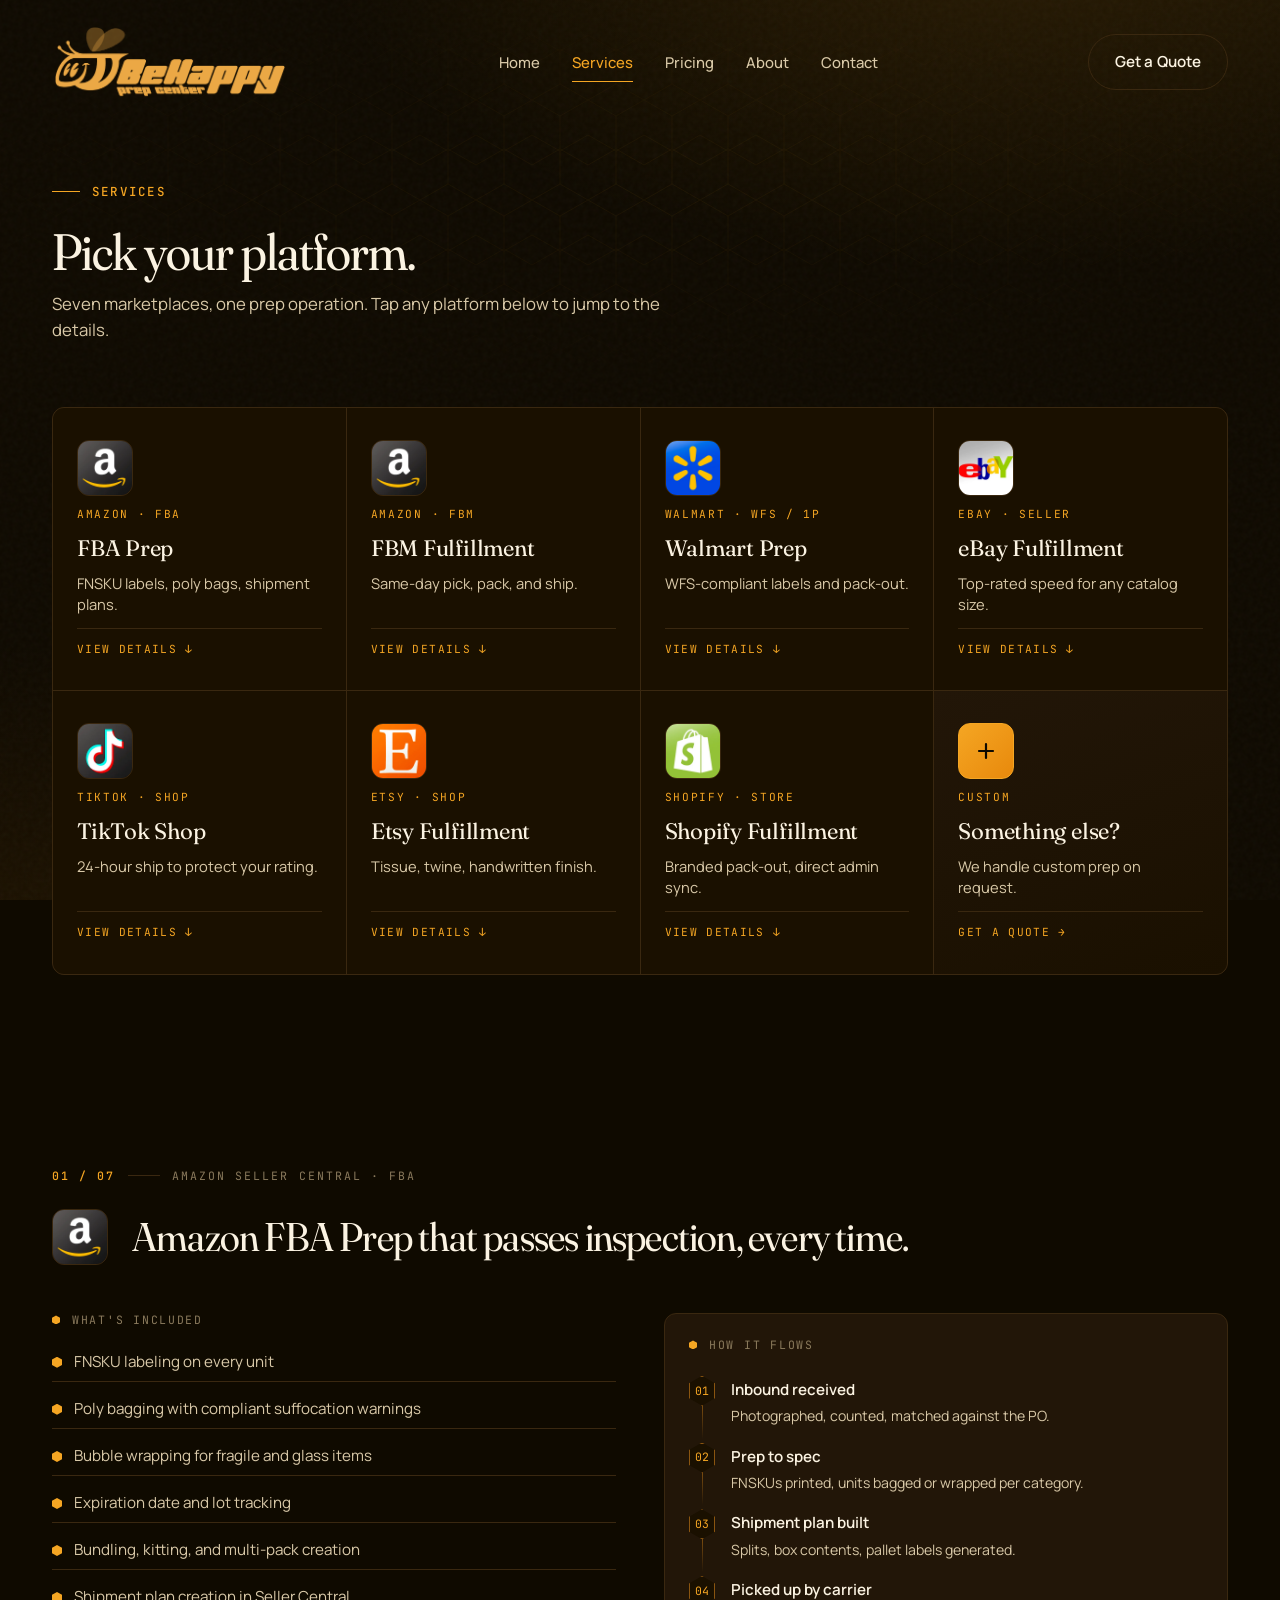
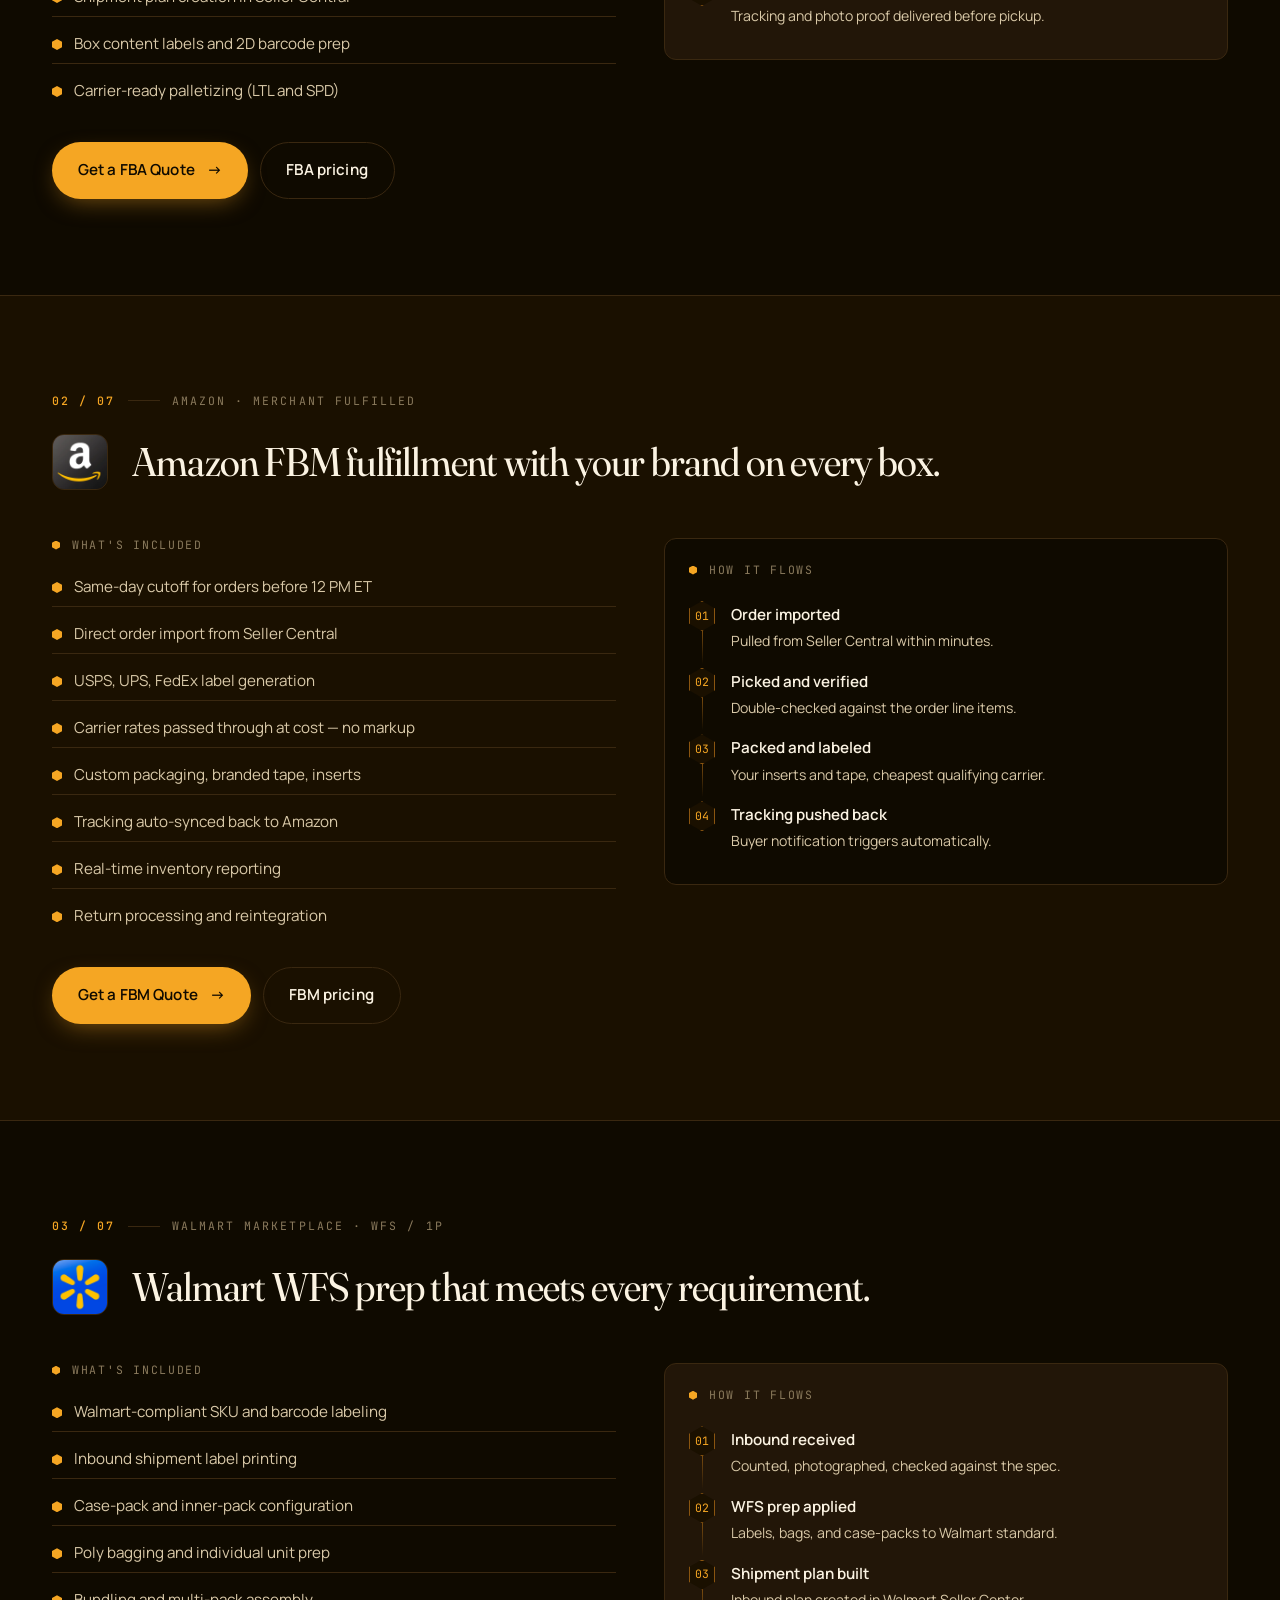
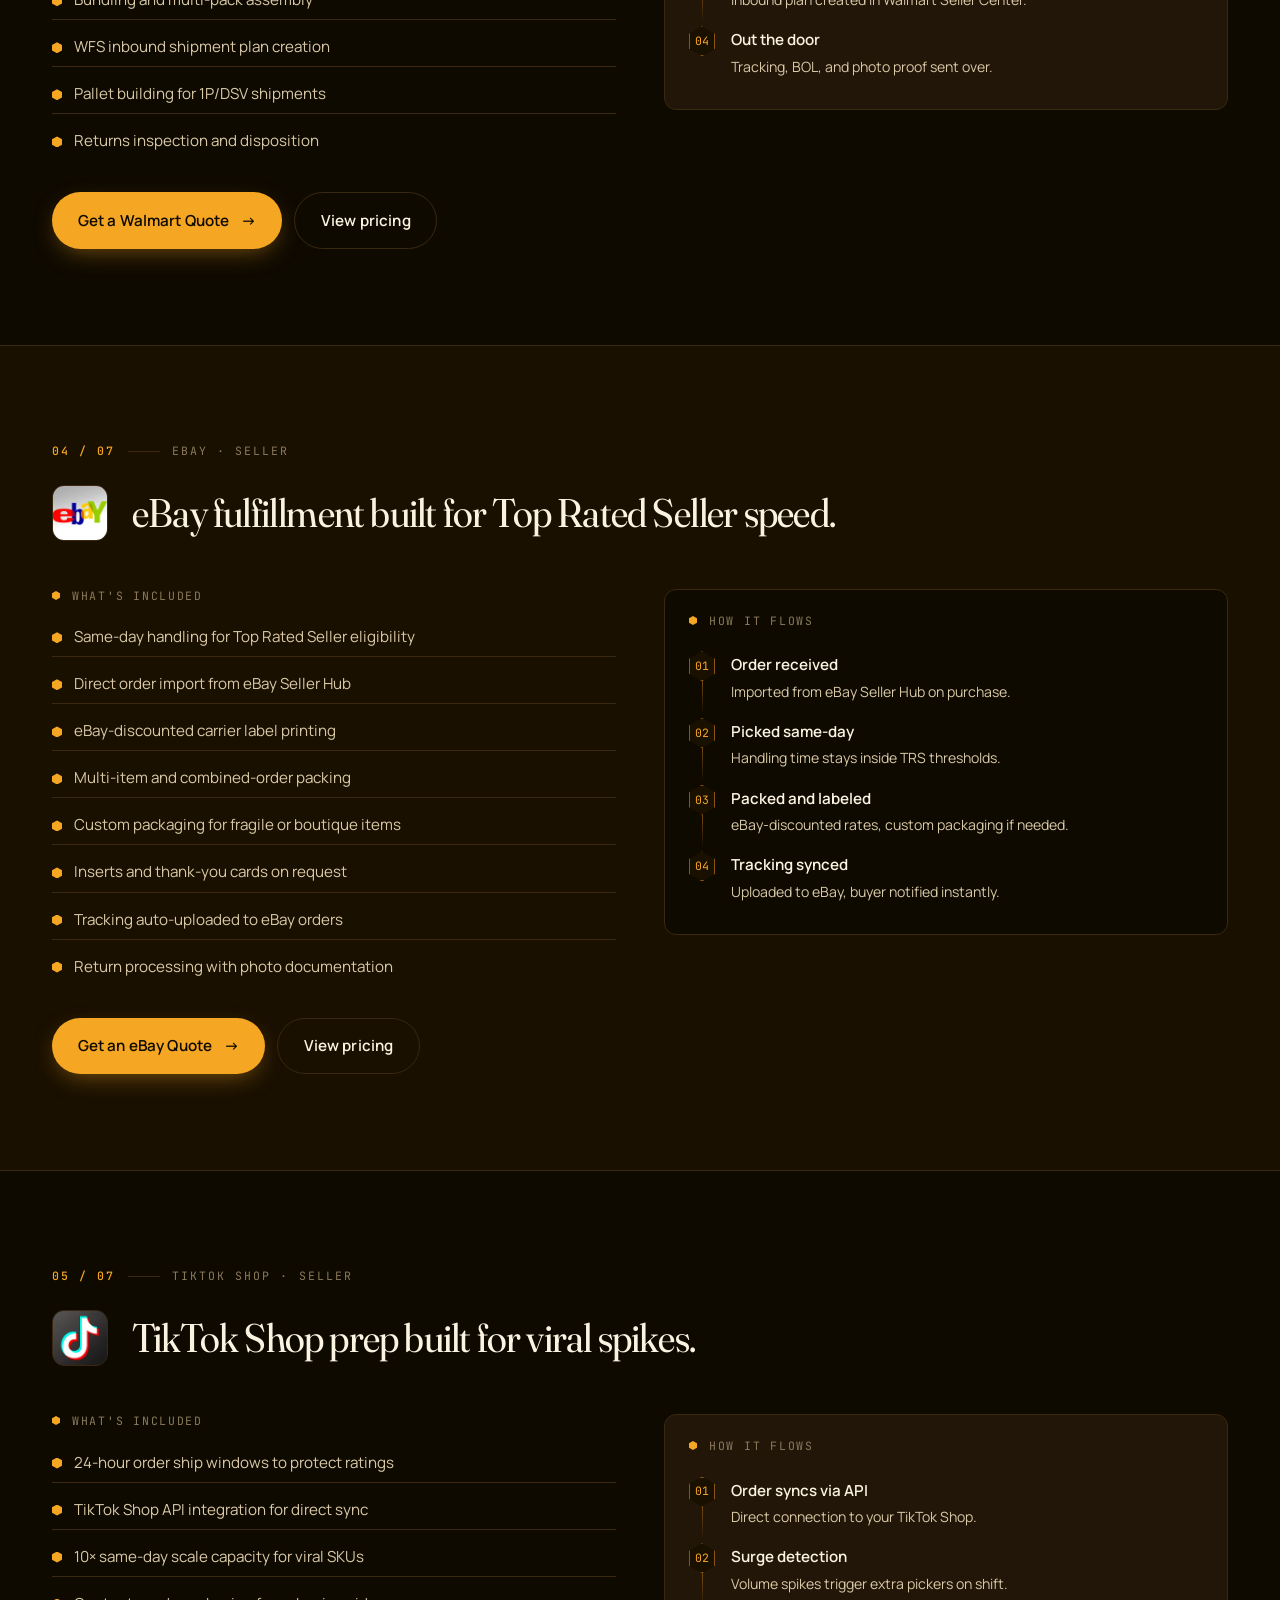
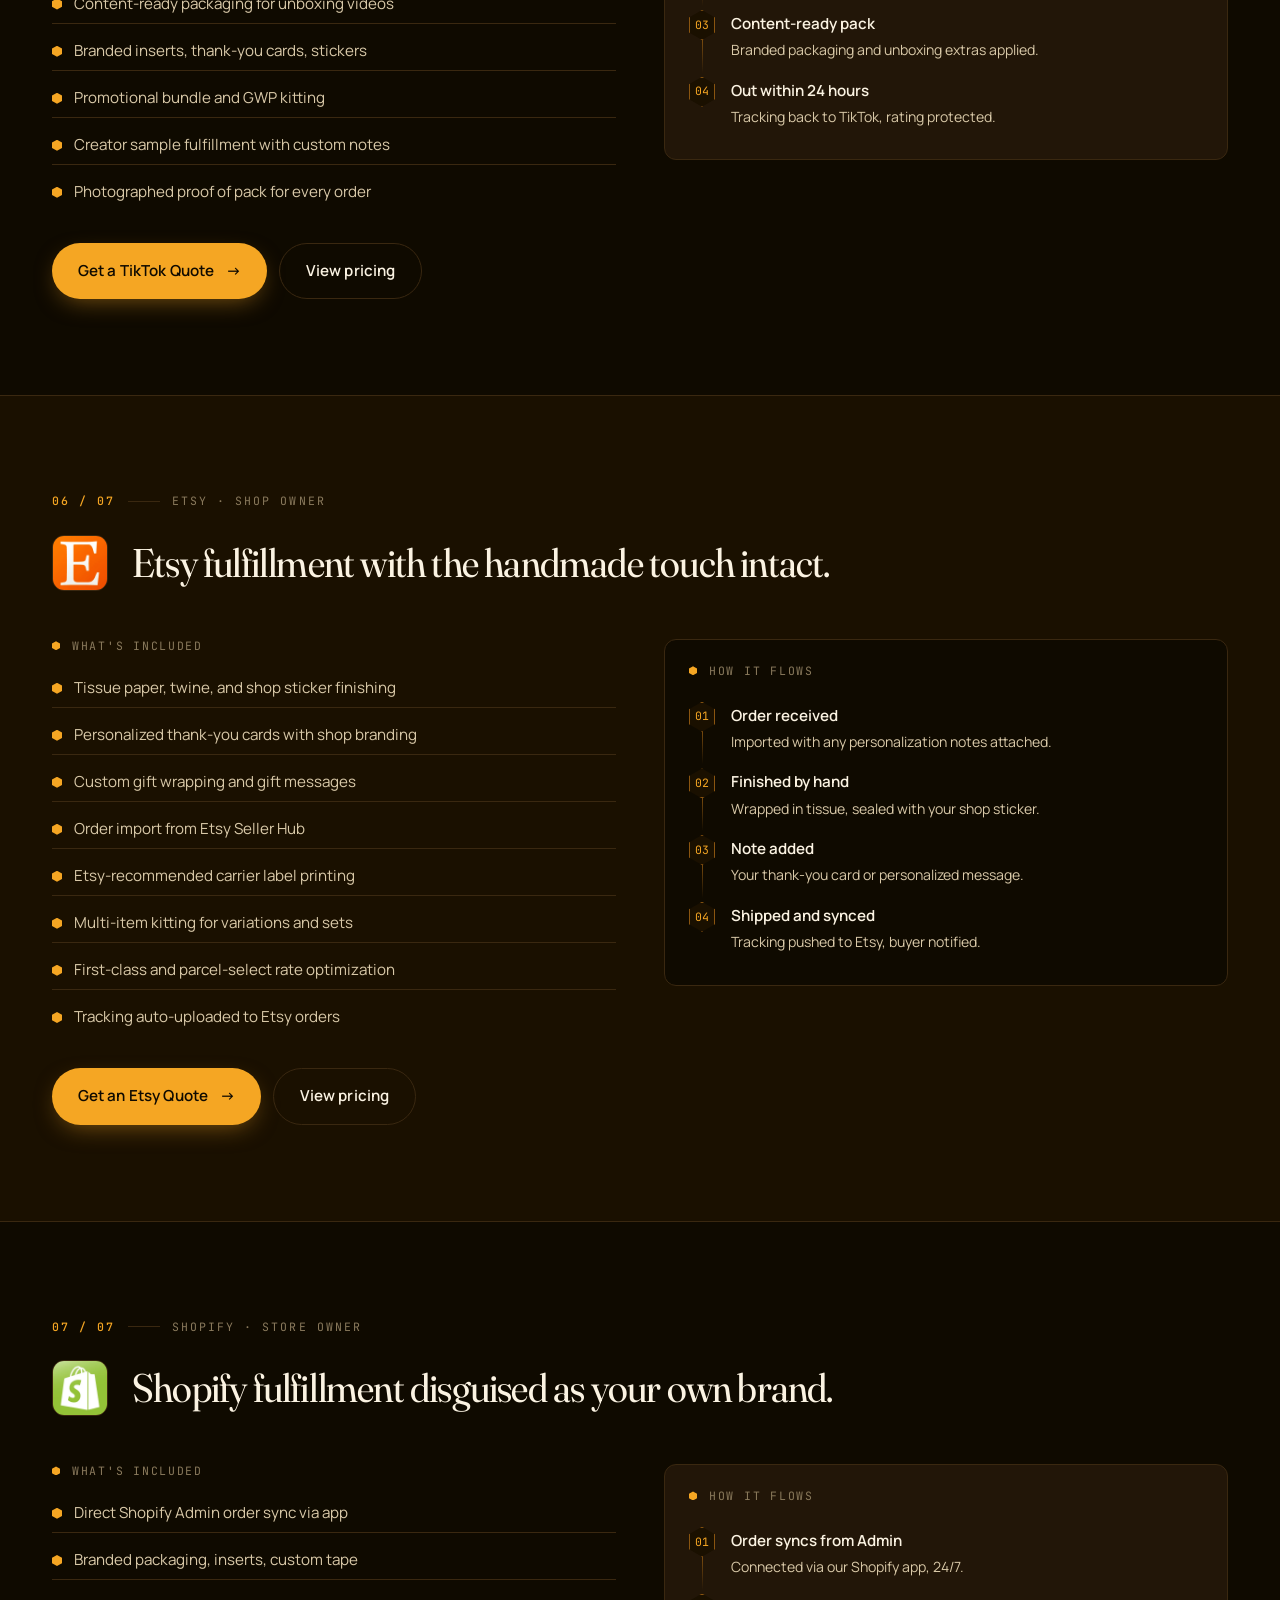
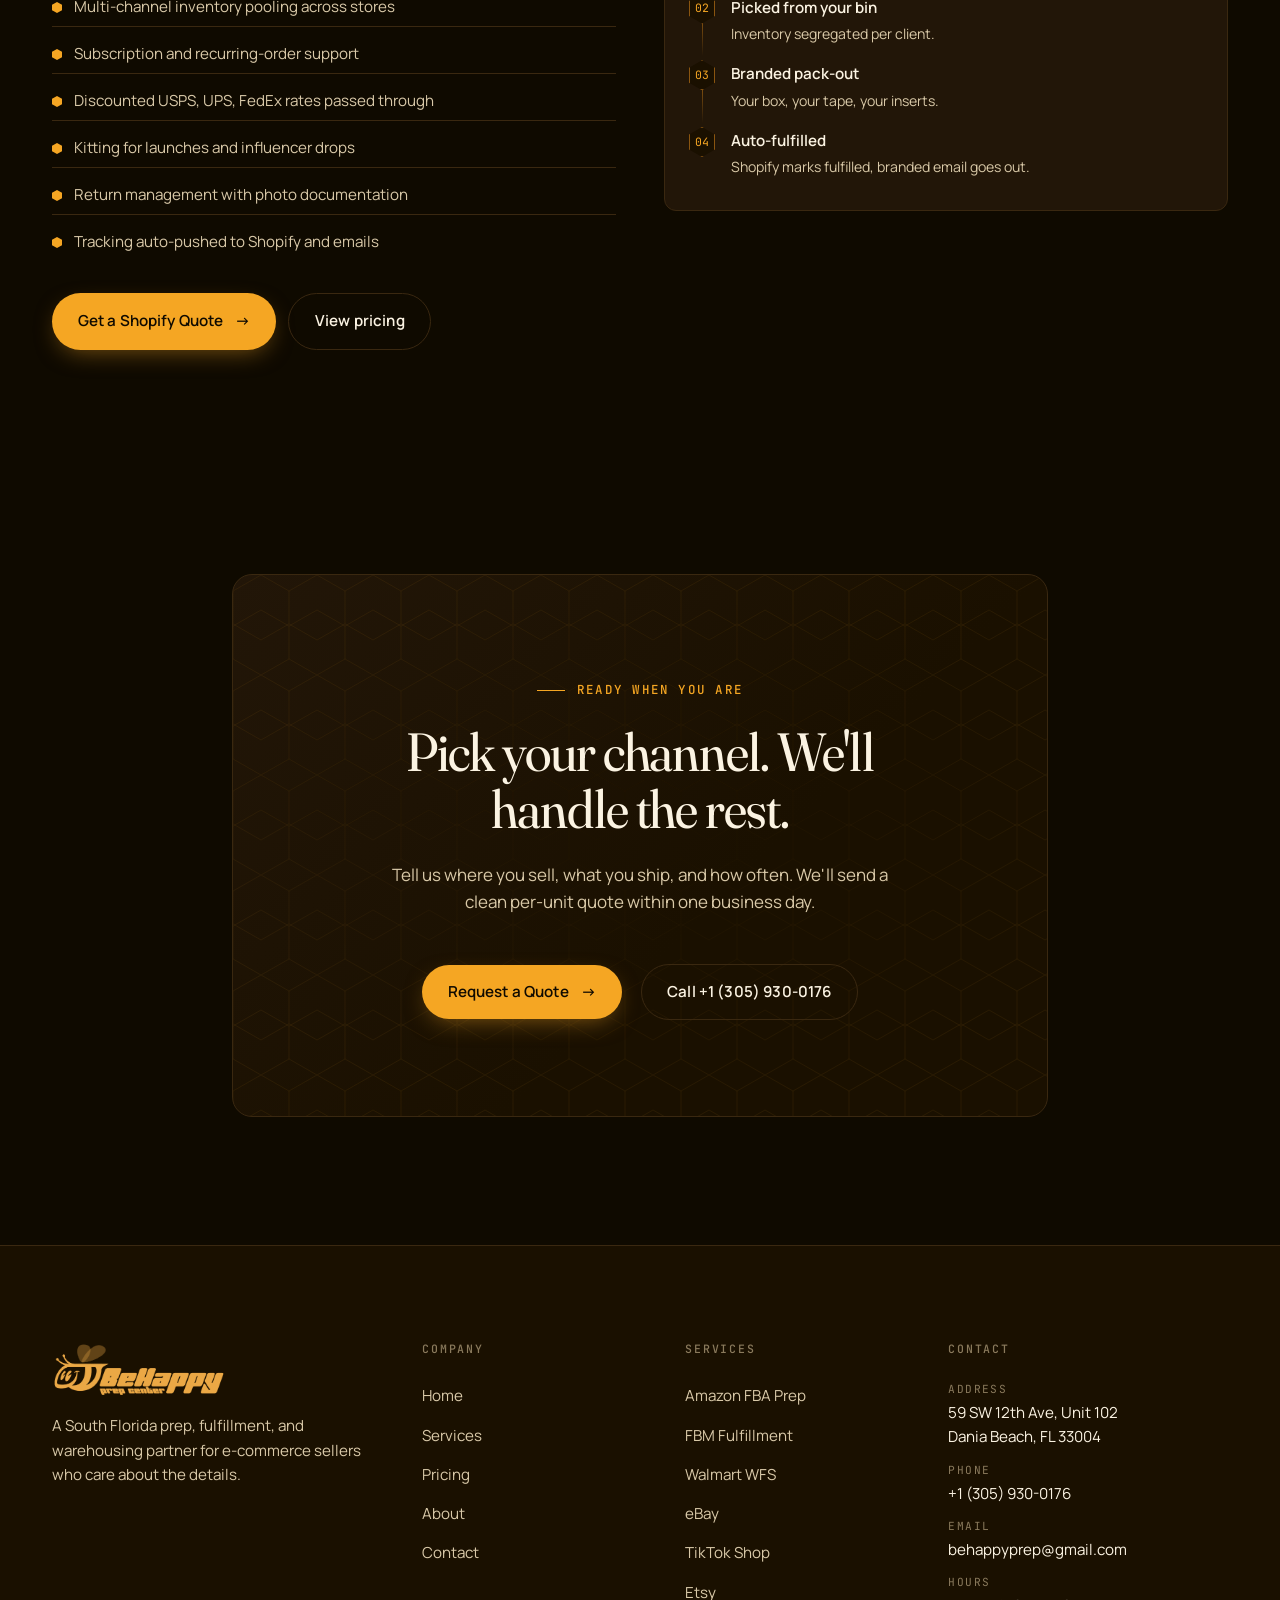
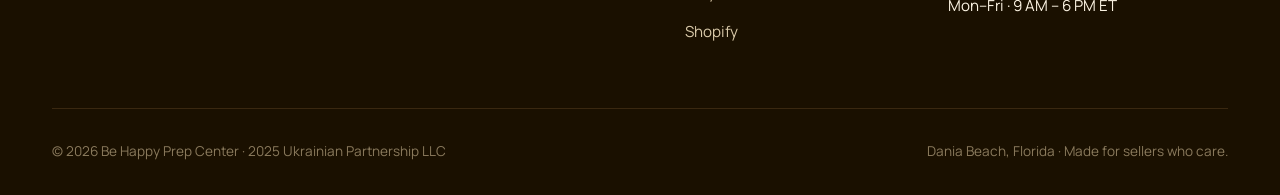
<file: services.html>
<!doctype html>
<html lang="en">
<head>
  <meta charset="utf-8">
  <meta name="viewport" content="width=device-width, initial-scale=1">
  <meta name="theme-color" content="#0F0A00">

  <title>Services | Amazon FBA & FBM, Walmart, eBay, TikTok Shop, Etsy & Shopify Prep — Be Happy Prep Center</title>
  <meta name="description" content="Prep and fulfillment for Amazon FBA & FBM, Walmart WFS, eBay, TikTok Shop, Etsy, and Shopify. Labeling, bundling, kitting, returns, and storage from Dania Beach, FL.">
  <link rel="canonical" href="https://behappyprep.com/services.html">

  <link rel="icon" href="images/favicon.ico">

  <meta property="og:type" content="website">
  <meta property="og:site_name" content="Be Happy Prep Center">
  <meta property="og:title" content="Services | Be Happy Prep Center">
  <meta property="og:description" content="Prep and fulfillment for Amazon, Walmart, eBay, TikTok Shop, Etsy, and Shopify. South Florida facility.">
  <meta property="og:url" content="https://behappyprep.com/services.html">
  <meta property="og:image" content="https://behappyprep.com/og-image.jpg">

  <meta name="twitter:card" content="summary_large_image">
  <meta name="twitter:title" content="Services | Be Happy Prep Center">
  <meta name="twitter:description" content="Prep and fulfillment for Amazon, Walmart, eBay, TikTok Shop, Etsy, and Shopify.">
  <meta name="twitter:image" content="https://behappyprep.com/og-image.jpg">

  <link rel="preconnect" href="https://fonts.googleapis.com">
  <link rel="preconnect" href="https://fonts.gstatic.com" crossorigin>
  <link href="https://fonts.googleapis.com/css2?family=Fraunces:opsz,wght,SOFT@9..144,300..600,0..100&family=Manrope:wght@400;500;600;700&family=JetBrains+Mono:wght@400;500&display=swap" rel="stylesheet">

  <link rel="stylesheet" href="style.css">

  <script type="application/ld+json">
  {
    "@context": "https://schema.org",
    "@type": "LocalBusiness",
    "name": "Be Happy Prep Center",
    "image": "https://behappyprep.com/og-image.jpg",
    "@id": "https://behappyprep.com/",
    "url": "https://behappyprep.com/services.html",
    "telephone": "+1-305-930-0176",
    "email": "behappyprep@gmail.com",
    "priceRange": "$$",
    "description": "Prep and fulfillment center in Dania Beach, Florida. Services for Amazon FBA & FBM, Walmart WFS, eBay, TikTok Shop, Etsy, and Shopify sellers.",
    "address": {
      "@type": "PostalAddress",
      "streetAddress": "59 SW 12th Ave, Unit 102",
      "addressLocality": "Dania Beach",
      "addressRegion": "FL",
      "postalCode": "33004",
      "addressCountry": "US"
    },
    "geo": { "@type": "GeoCoordinates", "latitude": 26.0590, "longitude": -80.1437 },
    "openingHoursSpecification": [{
      "@type": "OpeningHoursSpecification",
      "dayOfWeek": ["Monday","Tuesday","Wednesday","Thursday","Friday"],
      "opens": "09:00", "closes": "18:00"
    }]
  }
  </script>

  <script type="application/ld+json">
  {
    "@context": "https://schema.org",
    "@type": "ItemList",
    "itemListElement": [
      { "@type": "Service", "position": 1, "name": "Amazon FBA Prep & Labeling", "url": "https://behappyprep.com/services.html#fba" },
      { "@type": "Service", "position": 2, "name": "Amazon FBM Fulfillment", "url": "https://behappyprep.com/services.html#fbm" },
      { "@type": "Service", "position": 3, "name": "Walmart WFS & 1P Prep", "url": "https://behappyprep.com/services.html#walmart" },
      { "@type": "Service", "position": 4, "name": "eBay Order Fulfillment", "url": "https://behappyprep.com/services.html#ebay" },
      { "@type": "Service", "position": 5, "name": "TikTok Shop Prep", "url": "https://behappyprep.com/services.html#tiktok" },
      { "@type": "Service", "position": 6, "name": "Etsy Order Fulfillment", "url": "https://behappyprep.com/services.html#etsy" },
      { "@type": "Service", "position": 7, "name": "Shopify Order Fulfillment", "url": "https://behappyprep.com/services.html#shopify" }
    ]
  }
  </script>
</head>
<body>

<header class="site-header" role="banner">
  <div class="container">
    <nav class="nav" aria-label="Primary">
      <a class="brand" href="index.html" aria-label="Be Happy Prep Center home">
        <img class="brand-logo" src="images/BeHappyLight.webp" alt="Be Happy Prep Center logo">
      </a>
      <ul class="nav-links" id="primary-nav">
        <li><a href="index.html">Home</a></li>
        <li><a href="services.html" class="active">Services</a></li>
        <li><a href="pricing.html">Pricing</a></li>
        <li><a href="about.html">About</a></li>
        <li><a href="contact.html">Contact</a></li>
      </ul>
      <div class="nav-cta">
        <a href="contact.html" class="btn btn-ghost">Get a Quote</a>
        <button class="menu-toggle" aria-label="Toggle menu" aria-expanded="false" aria-controls="primary-nav">
          <svg viewBox="0 0 24 24" fill="none" stroke="currentColor" stroke-width="2"><path d="M3 6h18M3 12h18M3 18h18"/></svg>
        </button>
      </div>
    </nav>
  </div>
</header>

<main id="main">

<!-- ============== COMPACT HERO ============== -->
<section class="page-hero services-hero" aria-labelledby="page-title">
  <div class="honeycomb-bg" aria-hidden="true"></div>
  <div class="container">
    <span class="eyebrow">Services</span>
    <h1 id="page-title">Pick your platform.</h1>
    <p class="lede">Seven marketplaces, one prep operation. Tap any platform below to jump to the details.</p>
  </div>
</section>

<!-- ============== OVERVIEW GRID ============== -->
<section class="service-overview" aria-labelledby="overview-title">
  <div class="container">
    <h2 id="overview-title" class="sr-only">Services overview</h2>

    <div class="service-overview-grid reveal">

      <a class="overview-card" href="#fba">
        <span class="overview-card-logo"><img src="images/Amazon.webp" alt="Amazon"></span>
        <p class="overview-card-sub">Amazon · FBA</p>
        <h3 class="overview-card-title">FBA Prep</h3>
        <p class="overview-card-tagline">FNSKU labels, poly bags, shipment plans.</p>
        <span class="overview-card-jump">View details <span class="arrow">↓</span></span>
      </a>

      <a class="overview-card" href="#fbm">
        <span class="overview-card-logo"><img src="images/Amazon.webp" alt="Amazon"></span>
        <p class="overview-card-sub">Amazon · FBM</p>
        <h3 class="overview-card-title">FBM Fulfillment</h3>
        <p class="overview-card-tagline">Same-day pick, pack, and ship.</p>
        <span class="overview-card-jump">View details <span class="arrow">↓</span></span>
      </a>

      <a class="overview-card" href="#walmart">
        <span class="overview-card-logo"><img src="images/Walmart.webp" alt="Walmart"></span>
        <p class="overview-card-sub">Walmart · WFS / 1P</p>
        <h3 class="overview-card-title">Walmart Prep</h3>
        <p class="overview-card-tagline">WFS-compliant labels and pack-out.</p>
        <span class="overview-card-jump">View details <span class="arrow">↓</span></span>
      </a>

      <a class="overview-card" href="#ebay">
        <span class="overview-card-logo"><img src="images/eBay.webp" alt="eBay"></span>
        <p class="overview-card-sub">eBay · Seller</p>
        <h3 class="overview-card-title">eBay Fulfillment</h3>
        <p class="overview-card-tagline">Top-rated speed for any catalog size.</p>
        <span class="overview-card-jump">View details <span class="arrow">↓</span></span>
      </a>

      <a class="overview-card" href="#tiktok">
        <span class="overview-card-logo"><img src="images/TikTok.webp" alt="TikTok Shop"></span>
        <p class="overview-card-sub">TikTok · Shop</p>
        <h3 class="overview-card-title">TikTok Shop</h3>
        <p class="overview-card-tagline">24-hour ship to protect your rating.</p>
        <span class="overview-card-jump">View details <span class="arrow">↓</span></span>
      </a>

      <a class="overview-card" href="#etsy">
        <span class="overview-card-logo"><img src="images/Etsy.webp" alt="Etsy"></span>
        <p class="overview-card-sub">Etsy · Shop</p>
        <h3 class="overview-card-title">Etsy Fulfillment</h3>
        <p class="overview-card-tagline">Tissue, twine, handwritten finish.</p>
        <span class="overview-card-jump">View details <span class="arrow">↓</span></span>
      </a>

      <a class="overview-card" href="#shopify">
        <span class="overview-card-logo"><img src="images/Shopify.webp" alt="Shopify"></span>
        <p class="overview-card-sub">Shopify · Store</p>
        <h3 class="overview-card-title">Shopify Fulfillment</h3>
        <p class="overview-card-tagline">Branded pack-out, direct admin sync.</p>
        <span class="overview-card-jump">View details <span class="arrow">↓</span></span>
      </a>

      <a class="overview-card" href="contact.html" style="background: linear-gradient(160deg, var(--bg-elev-2), var(--bg-elev-1));">
        <span class="overview-card-logo" style="background: linear-gradient(135deg, var(--honey), var(--honey-deep)); border-color: var(--honey); display: flex; align-items: center; justify-content: center; color: var(--bg-base); padding: 0;">
          <svg viewBox="0 0 24 24" fill="none" stroke="currentColor" stroke-width="2.2" width="24" height="24"><path d="M12 5v14M5 12h14" stroke-linecap="round"/></svg>
        </span>
        <p class="overview-card-sub">Custom</p>
        <h3 class="overview-card-title">Something else?</h3>
        <p class="overview-card-tagline">We handle custom prep on request.</p>
        <span class="overview-card-jump">Get a quote <span class="arrow">→</span></span>
      </a>

    </div>
  </div>
</section>

<!-- ============== DETAILED SECTIONS ============== -->

<!-- 01 · FBA -->
<article class="service-detail" id="fba">
  <div class="container">
    <div class="reveal">
      <div class="detail-marker">
        <span class="marker-num">01 / 07</span>
        <span class="marker-sep"></span>
        <span>Amazon Seller Central · FBA</span>
      </div>

      <div class="detail-head">
        <span class="detail-icon"><img src="images/Amazon.webp" alt=""></span>
        <h2>Amazon FBA Prep that passes inspection, every time.</h2>
      </div>

      <div class="detail-body">
        <div>
          <h3 class="detail-section-title">What's included</h3>
          <ul class="detail-features">
            <li>FNSKU labeling on every unit</li>
            <li>Poly bagging with compliant suffocation warnings</li>
            <li>Bubble wrapping for fragile and glass items</li>
            <li>Expiration date and lot tracking</li>
            <li>Bundling, kitting, and multi-pack creation</li>
            <li>Shipment plan creation in Seller Central</li>
            <li>Box content labels and 2D barcode prep</li>
            <li>Carrier-ready palletizing (LTL and SPD)</li>
          </ul>
          <div class="detail-ctas">
            <a href="contact.html?service=fba" class="btn btn-primary">Get a FBA Quote <span class="arrow">→</span></a>
            <a href="pricing.html#fba" class="btn btn-ghost">FBA pricing</a>
          </div>
        </div>

        <div class="detail-workflow">
          <h3 class="detail-section-title">How it flows</h3>
          <ol class="workflow-list">
            <li class="workflow-step">
              <span class="workflow-dot">01</span>
              <div class="workflow-content">
                <p class="workflow-title">Inbound received</p>
                <p class="workflow-desc">Photographed, counted, matched against the PO.</p>
              </div>
            </li>
            <li class="workflow-step">
              <span class="workflow-dot">02</span>
              <div class="workflow-content">
                <p class="workflow-title">Prep to spec</p>
                <p class="workflow-desc">FNSKUs printed, units bagged or wrapped per category.</p>
              </div>
            </li>
            <li class="workflow-step">
              <span class="workflow-dot">03</span>
              <div class="workflow-content">
                <p class="workflow-title">Shipment plan built</p>
                <p class="workflow-desc">Splits, box contents, pallet labels generated.</p>
              </div>
            </li>
            <li class="workflow-step">
              <span class="workflow-dot">04</span>
              <div class="workflow-content">
                <p class="workflow-title">Picked up by carrier</p>
                <p class="workflow-desc">Tracking and photo proof delivered before pickup.</p>
              </div>
            </li>
          </ol>
        </div>
      </div>
    </div>
  </div>
</article>

<!-- 02 · FBM -->
<article class="service-detail alt" id="fbm">
  <div class="container">
    <div class="reveal">
      <div class="detail-marker">
        <span class="marker-num">02 / 07</span>
        <span class="marker-sep"></span>
        <span>Amazon · Merchant Fulfilled</span>
      </div>

      <div class="detail-head">
        <span class="detail-icon"><img src="images/Amazon.webp" alt=""></span>
        <h2>Amazon FBM fulfillment with your brand on every box.</h2>
      </div>

      <div class="detail-body">
        <div>
          <h3 class="detail-section-title">What's included</h3>
          <ul class="detail-features">
            <li>Same-day cutoff for orders before 12 PM ET</li>
            <li>Direct order import from Seller Central</li>
            <li>USPS, UPS, FedEx label generation</li>
            <li>Carrier rates passed through at cost — no markup</li>
            <li>Custom packaging, branded tape, inserts</li>
            <li>Tracking auto-synced back to Amazon</li>
            <li>Real-time inventory reporting</li>
            <li>Return processing and reintegration</li>
          </ul>
          <div class="detail-ctas">
            <a href="contact.html?service=fbm" class="btn btn-primary">Get a FBM Quote <span class="arrow">→</span></a>
            <a href="pricing.html#fbm" class="btn btn-ghost">FBM pricing</a>
          </div>
        </div>

        <div class="detail-workflow">
          <h3 class="detail-section-title">How it flows</h3>
          <ol class="workflow-list">
            <li class="workflow-step">
              <span class="workflow-dot">01</span>
              <div class="workflow-content">
                <p class="workflow-title">Order imported</p>
                <p class="workflow-desc">Pulled from Seller Central within minutes.</p>
              </div>
            </li>
            <li class="workflow-step">
              <span class="workflow-dot">02</span>
              <div class="workflow-content">
                <p class="workflow-title">Picked and verified</p>
                <p class="workflow-desc">Double-checked against the order line items.</p>
              </div>
            </li>
            <li class="workflow-step">
              <span class="workflow-dot">03</span>
              <div class="workflow-content">
                <p class="workflow-title">Packed and labeled</p>
                <p class="workflow-desc">Your inserts and tape, cheapest qualifying carrier.</p>
              </div>
            </li>
            <li class="workflow-step">
              <span class="workflow-dot">04</span>
              <div class="workflow-content">
                <p class="workflow-title">Tracking pushed back</p>
                <p class="workflow-desc">Buyer notification triggers automatically.</p>
              </div>
            </li>
          </ol>
        </div>
      </div>
    </div>
  </div>
</article>

<!-- 03 · WALMART -->
<article class="service-detail" id="walmart">
  <div class="container">
    <div class="reveal">
      <div class="detail-marker">
        <span class="marker-num">03 / 07</span>
        <span class="marker-sep"></span>
        <span>Walmart Marketplace · WFS / 1P</span>
      </div>

      <div class="detail-head">
        <span class="detail-icon"><img src="images/Walmart.webp" alt=""></span>
        <h2>Walmart WFS prep that meets every requirement.</h2>
      </div>

      <div class="detail-body">
        <div>
          <h3 class="detail-section-title">What's included</h3>
          <ul class="detail-features">
            <li>Walmart-compliant SKU and barcode labeling</li>
            <li>Inbound shipment label printing</li>
            <li>Case-pack and inner-pack configuration</li>
            <li>Poly bagging and individual unit prep</li>
            <li>Bundling and multi-pack assembly</li>
            <li>WFS inbound shipment plan creation</li>
            <li>Pallet building for 1P/DSV shipments</li>
            <li>Returns inspection and disposition</li>
          </ul>
          <div class="detail-ctas">
            <a href="contact.html?service=walmart" class="btn btn-primary">Get a Walmart Quote <span class="arrow">→</span></a>
            <a href="pricing.html" class="btn btn-ghost">View pricing</a>
          </div>
        </div>

        <div class="detail-workflow">
          <h3 class="detail-section-title">How it flows</h3>
          <ol class="workflow-list">
            <li class="workflow-step">
              <span class="workflow-dot">01</span>
              <div class="workflow-content">
                <p class="workflow-title">Inbound received</p>
                <p class="workflow-desc">Counted, photographed, checked against the spec.</p>
              </div>
            </li>
            <li class="workflow-step">
              <span class="workflow-dot">02</span>
              <div class="workflow-content">
                <p class="workflow-title">WFS prep applied</p>
                <p class="workflow-desc">Labels, bags, and case-packs to Walmart standard.</p>
              </div>
            </li>
            <li class="workflow-step">
              <span class="workflow-dot">03</span>
              <div class="workflow-content">
                <p class="workflow-title">Shipment plan built</p>
                <p class="workflow-desc">Inbound plan created in Walmart Seller Center.</p>
              </div>
            </li>
            <li class="workflow-step">
              <span class="workflow-dot">04</span>
              <div class="workflow-content">
                <p class="workflow-title">Out the door</p>
                <p class="workflow-desc">Tracking, BOL, and photo proof sent over.</p>
              </div>
            </li>
          </ol>
        </div>
      </div>
    </div>
  </div>
</article>

<!-- 04 · EBAY -->
<article class="service-detail alt" id="ebay">
  <div class="container">
    <div class="reveal">
      <div class="detail-marker">
        <span class="marker-num">04 / 07</span>
        <span class="marker-sep"></span>
        <span>eBay · Seller</span>
      </div>

      <div class="detail-head">
        <span class="detail-icon"><img src="images/eBay.webp" alt=""></span>
        <h2>eBay fulfillment built for Top Rated Seller speed.</h2>
      </div>

      <div class="detail-body">
        <div>
          <h3 class="detail-section-title">What's included</h3>
          <ul class="detail-features">
            <li>Same-day handling for Top Rated Seller eligibility</li>
            <li>Direct order import from eBay Seller Hub</li>
            <li>eBay-discounted carrier label printing</li>
            <li>Multi-item and combined-order packing</li>
            <li>Custom packaging for fragile or boutique items</li>
            <li>Inserts and thank-you cards on request</li>
            <li>Tracking auto-uploaded to eBay orders</li>
            <li>Return processing with photo documentation</li>
          </ul>
          <div class="detail-ctas">
            <a href="contact.html?service=ebay" class="btn btn-primary">Get an eBay Quote <span class="arrow">→</span></a>
            <a href="pricing.html" class="btn btn-ghost">View pricing</a>
          </div>
        </div>

        <div class="detail-workflow">
          <h3 class="detail-section-title">How it flows</h3>
          <ol class="workflow-list">
            <li class="workflow-step">
              <span class="workflow-dot">01</span>
              <div class="workflow-content">
                <p class="workflow-title">Order received</p>
                <p class="workflow-desc">Imported from eBay Seller Hub on purchase.</p>
              </div>
            </li>
            <li class="workflow-step">
              <span class="workflow-dot">02</span>
              <div class="workflow-content">
                <p class="workflow-title">Picked same-day</p>
                <p class="workflow-desc">Handling time stays inside TRS thresholds.</p>
              </div>
            </li>
            <li class="workflow-step">
              <span class="workflow-dot">03</span>
              <div class="workflow-content">
                <p class="workflow-title">Packed and labeled</p>
                <p class="workflow-desc">eBay-discounted rates, custom packaging if needed.</p>
              </div>
            </li>
            <li class="workflow-step">
              <span class="workflow-dot">04</span>
              <div class="workflow-content">
                <p class="workflow-title">Tracking synced</p>
                <p class="workflow-desc">Uploaded to eBay, buyer notified instantly.</p>
              </div>
            </li>
          </ol>
        </div>
      </div>
    </div>
  </div>
</article>

<!-- 05 · TIKTOK -->
<article class="service-detail" id="tiktok">
  <div class="container">
    <div class="reveal">
      <div class="detail-marker">
        <span class="marker-num">05 / 07</span>
        <span class="marker-sep"></span>
        <span>TikTok Shop · Seller</span>
      </div>

      <div class="detail-head">
        <span class="detail-icon"><img src="images/TikTok.webp" alt=""></span>
        <h2>TikTok Shop prep built for viral spikes.</h2>
      </div>

      <div class="detail-body">
        <div>
          <h3 class="detail-section-title">What's included</h3>
          <ul class="detail-features">
            <li>24-hour order ship windows to protect ratings</li>
            <li>TikTok Shop API integration for direct sync</li>
            <li>10× same-day scale capacity for viral SKUs</li>
            <li>Content-ready packaging for unboxing videos</li>
            <li>Branded inserts, thank-you cards, stickers</li>
            <li>Promotional bundle and GWP kitting</li>
            <li>Creator sample fulfillment with custom notes</li>
            <li>Photographed proof of pack for every order</li>
          </ul>
          <div class="detail-ctas">
            <a href="contact.html?service=tiktok" class="btn btn-primary">Get a TikTok Quote <span class="arrow">→</span></a>
            <a href="pricing.html" class="btn btn-ghost">View pricing</a>
          </div>
        </div>

        <div class="detail-workflow">
          <h3 class="detail-section-title">How it flows</h3>
          <ol class="workflow-list">
            <li class="workflow-step">
              <span class="workflow-dot">01</span>
              <div class="workflow-content">
                <p class="workflow-title">Order syncs via API</p>
                <p class="workflow-desc">Direct connection to your TikTok Shop.</p>
              </div>
            </li>
            <li class="workflow-step">
              <span class="workflow-dot">02</span>
              <div class="workflow-content">
                <p class="workflow-title">Surge detection</p>
                <p class="workflow-desc">Volume spikes trigger extra pickers on shift.</p>
              </div>
            </li>
            <li class="workflow-step">
              <span class="workflow-dot">03</span>
              <div class="workflow-content">
                <p class="workflow-title">Content-ready pack</p>
                <p class="workflow-desc">Branded packaging and unboxing extras applied.</p>
              </div>
            </li>
            <li class="workflow-step">
              <span class="workflow-dot">04</span>
              <div class="workflow-content">
                <p class="workflow-title">Out within 24 hours</p>
                <p class="workflow-desc">Tracking back to TikTok, rating protected.</p>
              </div>
            </li>
          </ol>
        </div>
      </div>
    </div>
  </div>
</article>

<!-- 06 · ETSY -->
<article class="service-detail alt" id="etsy">
  <div class="container">
    <div class="reveal">
      <div class="detail-marker">
        <span class="marker-num">06 / 07</span>
        <span class="marker-sep"></span>
        <span>Etsy · Shop Owner</span>
      </div>

      <div class="detail-head">
        <span class="detail-icon"><img src="images/Etsy.webp" alt=""></span>
        <h2>Etsy fulfillment with the handmade touch intact.</h2>
      </div>

      <div class="detail-body">
        <div>
          <h3 class="detail-section-title">What's included</h3>
          <ul class="detail-features">
            <li>Tissue paper, twine, and shop sticker finishing</li>
            <li>Personalized thank-you cards with shop branding</li>
            <li>Custom gift wrapping and gift messages</li>
            <li>Order import from Etsy Seller Hub</li>
            <li>Etsy-recommended carrier label printing</li>
            <li>Multi-item kitting for variations and sets</li>
            <li>First-class and parcel-select rate optimization</li>
            <li>Tracking auto-uploaded to Etsy orders</li>
          </ul>
          <div class="detail-ctas">
            <a href="contact.html?service=etsy" class="btn btn-primary">Get an Etsy Quote <span class="arrow">→</span></a>
            <a href="pricing.html" class="btn btn-ghost">View pricing</a>
          </div>
        </div>

        <div class="detail-workflow">
          <h3 class="detail-section-title">How it flows</h3>
          <ol class="workflow-list">
            <li class="workflow-step">
              <span class="workflow-dot">01</span>
              <div class="workflow-content">
                <p class="workflow-title">Order received</p>
                <p class="workflow-desc">Imported with any personalization notes attached.</p>
              </div>
            </li>
            <li class="workflow-step">
              <span class="workflow-dot">02</span>
              <div class="workflow-content">
                <p class="workflow-title">Finished by hand</p>
                <p class="workflow-desc">Wrapped in tissue, sealed with your shop sticker.</p>
              </div>
            </li>
            <li class="workflow-step">
              <span class="workflow-dot">03</span>
              <div class="workflow-content">
                <p class="workflow-title">Note added</p>
                <p class="workflow-desc">Your thank-you card or personalized message.</p>
              </div>
            </li>
            <li class="workflow-step">
              <span class="workflow-dot">04</span>
              <div class="workflow-content">
                <p class="workflow-title">Shipped and synced</p>
                <p class="workflow-desc">Tracking pushed to Etsy, buyer notified.</p>
              </div>
            </li>
          </ol>
        </div>
      </div>
    </div>
  </div>
</article>

<!-- 07 · SHOPIFY -->
<article class="service-detail" id="shopify">
  <div class="container">
    <div class="reveal">
      <div class="detail-marker">
        <span class="marker-num">07 / 07</span>
        <span class="marker-sep"></span>
        <span>Shopify · Store Owner</span>
      </div>

      <div class="detail-head">
        <span class="detail-icon"><img src="images/Shopify.webp" alt=""></span>
        <h2>Shopify fulfillment disguised as your own brand.</h2>
      </div>

      <div class="detail-body">
        <div>
          <h3 class="detail-section-title">What's included</h3>
          <ul class="detail-features">
            <li>Direct Shopify Admin order sync via app</li>
            <li>Branded packaging, inserts, custom tape</li>
            <li>Multi-channel inventory pooling across stores</li>
            <li>Subscription and recurring-order support</li>
            <li>Discounted USPS, UPS, FedEx rates passed through</li>
            <li>Kitting for launches and influencer drops</li>
            <li>Return management with photo documentation</li>
            <li>Tracking auto-pushed to Shopify and emails</li>
          </ul>
          <div class="detail-ctas">
            <a href="contact.html?service=shopify" class="btn btn-primary">Get a Shopify Quote <span class="arrow">→</span></a>
            <a href="pricing.html" class="btn btn-ghost">View pricing</a>
          </div>
        </div>

        <div class="detail-workflow">
          <h3 class="detail-section-title">How it flows</h3>
          <ol class="workflow-list">
            <li class="workflow-step">
              <span class="workflow-dot">01</span>
              <div class="workflow-content">
                <p class="workflow-title">Order syncs from Admin</p>
                <p class="workflow-desc">Connected via our Shopify app, 24/7.</p>
              </div>
            </li>
            <li class="workflow-step">
              <span class="workflow-dot">02</span>
              <div class="workflow-content">
                <p class="workflow-title">Picked from your bin</p>
                <p class="workflow-desc">Inventory segregated per client.</p>
              </div>
            </li>
            <li class="workflow-step">
              <span class="workflow-dot">03</span>
              <div class="workflow-content">
                <p class="workflow-title">Branded pack-out</p>
                <p class="workflow-desc">Your box, your tape, your inserts.</p>
              </div>
            </li>
            <li class="workflow-step">
              <span class="workflow-dot">04</span>
              <div class="workflow-content">
                <p class="workflow-title">Auto-fulfilled</p>
                <p class="workflow-desc">Shopify marks fulfilled, branded email goes out.</p>
              </div>
            </li>
          </ol>
        </div>
      </div>
    </div>
  </div>
</article>

<!-- ============== CTA BLOCK ============== -->
<section aria-labelledby="cta-title">
  <div class="container container-narrow">
    <div class="cta-block reveal">
      <span class="eyebrow" style="justify-content:center;display:inline-flex;">Ready when you are</span>
      <h2 id="cta-title">Pick your channel. We'll handle the rest.</h2>
      <p>Tell us where you sell, what you ship, and how often. We'll send a clean per-unit quote within one business day.</p>
      <a href="contact.html" class="btn btn-primary">Request a Quote <span class="arrow">→</span></a>
      <a href="tel:+13059300176" class="btn btn-ghost">Call +1 (305) 930-0176</a>
    </div>
  </div>
</section>

</main>

<footer class="site-footer" role="contentinfo">
  <div class="container">
    <div class="footer-grid">
      <div class="footer-brand">
        <a class="brand" href="index.html">
          <img class="brand-logo" src="images/BeHappyLight.webp" alt="Be Happy Prep Center logo">
        </a>
        <p>A South Florida prep, fulfillment, and warehousing partner for e-commerce sellers who care about the details.</p>
      </div>
      <div class="footer-col">
        <h4>Company</h4>
        <ul>
          <li><a href="index.html">Home</a></li>
          <li><a href="services.html">Services</a></li>
          <li><a href="pricing.html">Pricing</a></li>
          <li><a href="about.html">About</a></li>
          <li><a href="contact.html">Contact</a></li>
        </ul>
      </div>
      <div class="footer-col">
        <h4>Services</h4>
        <ul>
          <li><a href="services.html#fba">Amazon FBA Prep</a></li>
          <li><a href="services.html#fbm">FBM Fulfillment</a></li>
          <li><a href="services.html#walmart">Walmart WFS</a></li>
          <li><a href="services.html#ebay">eBay</a></li>
          <li><a href="services.html#tiktok">TikTok Shop</a></li>
          <li><a href="services.html#etsy">Etsy</a></li>
          <li><a href="services.html#shopify">Shopify</a></li>
        </ul>
      </div>
      <div class="footer-col">
        <h4>Contact</h4>
        <ul>
          <li class="footer-contact-item">
            <span class="label">Address</span>
            <span class="value">59 SW 12th Ave, Unit 102<br>Dania Beach, FL 33004</span>
          </li>
          <li class="footer-contact-item">
            <span class="label">Phone</span>
            <a class="value" href="tel:+13059300176">+1 (305) 930-0176</a>
          </li>
          <li class="footer-contact-item">
            <span class="label">Email</span>
            <a class="value" href="mailto:behappyprep@gmail.com">behappyprep@gmail.com</a>
          </li>
          <li class="footer-contact-item">
            <span class="label">Hours</span>
            <span class="value">Mon–Fri · 9 AM – 6 PM ET</span>
          </li>
        </ul>
      </div>
    </div>
    <div class="footer-bottom">
      <span>© <span data-current-year>2026</span> Be Happy Prep Center · 2025 Ukrainian Partnership LLC</span>
      <span>Dania Beach, Florida · Made for sellers who care.</span>
    </div>
  </div>
</footer>

<script src="main.js" defer></script>
</body>
</html>
</file>
<file: style.css>
/* ==========================================================================
   Be Happy Prep Center — Stylesheet
   "The Hive" — Editorial dark mode with honeycomb structural motif
   ========================================================================== */

/* ---------- 1. Design tokens ---------- */
:root {
  --bg-base: #0F0A00;
  --bg-elev-1: #1A1000;
  --bg-elev-2: #221608;
  --bg-elev-3: #2B1C0A;
  --line: #3A2810;
  --line-soft: rgba(245, 166, 35, 0.12);

  --honey: #F5A623;
  --honey-deep: #E8890C;
  --honey-glow: #FFC568;
  --honey-dark: #8A5510;
  --amber-mist: rgba(245, 166, 35, 0.08);

  --ink: #FBF3E2;
  --ink-soft: #D9C9A8;
  --ink-mute: #8A7A5C;
  --ink-faint: #5A4C36;

  --font-display: 'Fraunces', 'Times New Roman', serif;
  --font-body: 'Manrope', system-ui, -apple-system, sans-serif;
  --font-mono: 'JetBrains Mono', ui-monospace, monospace;

  --sp-1: 0.25rem;
  --sp-2: 0.5rem;
  --sp-3: 0.75rem;
  --sp-4: 1rem;
  --sp-5: 1.5rem;
  --sp-6: 2rem;
  --sp-8: 3rem;
  --sp-10: 4rem;
  --sp-12: 6rem;
  --sp-16: 8rem;
  --sp-20: 10rem;

  --container: 1240px;
  --container-narrow: 880px;

  --ease: cubic-bezier(0.16, 1, 0.3, 1);
  --ease-out: cubic-bezier(0.22, 1, 0.36, 1);

  --r-sm: 6px;
  --r-md: 12px;
  --r-lg: 20px;
}

/* ---------- 2. Reset & base ---------- */
*, *::before, *::after { box-sizing: border-box; }

html {
  scroll-behavior: smooth;
  -webkit-text-size-adjust: 100%;
}

body {
  margin: 0;
  font-family: var(--font-body);
  font-weight: 400;
  font-size: 17px;
  line-height: 1.6;
  color: var(--ink);
  background-color: var(--bg-base);
  background-image:
    radial-gradient(ellipse 1200px 600px at 80% -10%, rgba(245, 166, 35, 0.12), transparent 60%),
    radial-gradient(ellipse 900px 500px at 0% 110%, rgba(232, 137, 12, 0.08), transparent 70%);
  background-attachment: fixed;
  overflow-x: hidden;
  -webkit-font-smoothing: antialiased;
  text-rendering: optimizeLegibility;
}

body::before {
  content: '';
  position: fixed;
  inset: 0;
  pointer-events: none;
  z-index: 1;
  opacity: 0.035;
  background-image: url("data:image/svg+xml;utf8,<svg viewBox='0 0 200 200' xmlns='http://www.w3.org/2000/svg'><filter id='n'><feTurbulence type='fractalNoise' baseFrequency='0.9' numOctaves='2' stitchTiles='stitch'/></filter><rect width='100%' height='100%' filter='url(%23n)'/></svg>");
}

img, svg { display: block; max-width: 100%; height: auto; }

a {
  color: var(--honey);
  text-decoration: none;
  transition: color 200ms var(--ease);
}
a:hover { color: var(--honey-glow); }

::selection { background: var(--honey); color: var(--bg-base); }

/* ---------- 3. Typography ---------- */
h1, h2, h3, h4 {
  font-family: var(--font-display);
  font-weight: 400;
  letter-spacing: -0.02em;
  line-height: 1.05;
  color: var(--ink);
  margin: 0 0 var(--sp-5);
}

h1 {
  font-size: clamp(2.6rem, 6.5vw, 5.5rem);
  font-variation-settings: 'opsz' 144, 'SOFT' 50;
}
h2 {
  font-size: clamp(2rem, 4.2vw, 3.4rem);
  font-variation-settings: 'opsz' 96, 'SOFT' 30;
}
h3 {
  font-size: clamp(1.3rem, 2vw, 1.75rem);
  font-variation-settings: 'opsz' 36;
  line-height: 1.2;
  letter-spacing: -0.01em;
}
h4 { font-size: 1.1rem; line-height: 1.3; }

p { margin: 0 0 var(--sp-5); }
p:last-child { margin-bottom: 0; }

.eyebrow {
  display: inline-flex;
  align-items: center;
  gap: var(--sp-3);
  font-family: var(--font-mono);
  font-size: 0.78rem;
  font-weight: 500;
  letter-spacing: 0.18em;
  text-transform: uppercase;
  color: var(--honey);
  margin-bottom: var(--sp-5);
}
.eyebrow::before {
  content: '';
  width: 28px;
  height: 1px;
  background: var(--honey);
}

.lede {
  font-size: clamp(1.1rem, 1.5vw, 1.35rem);
  line-height: 1.55;
  color: var(--ink-soft);
  max-width: 60ch;
}

.italic-accent {
  font-style: italic;
  color: var(--honey-glow);
  font-variation-settings: 'SOFT' 100;
}

/* ---------- 4. Layout primitives ---------- */
.container {
  width: 100%;
  max-width: var(--container);
  margin: 0 auto;
  padding: 0 var(--sp-6);
  position: relative;
  z-index: 2;
}

.container-narrow { max-width: var(--container-narrow); }

section { position: relative; padding: var(--sp-16) 0; }
section.tight { padding: var(--sp-12) 0; }

@media (max-width: 768px) {
  section { padding: var(--sp-12) 0; }
  .container { padding: 0 var(--sp-5); }
}

/* ---------- 5. Honeycomb structural elements ---------- */
.honeycomb-bg {
  position: absolute;
  inset: 0;
  pointer-events: none;
  background-image: url("data:image/svg+xml;utf8,<svg xmlns='http://www.w3.org/2000/svg' viewBox='0 0 56 100'><path d='M28 0 L56 16 V49 L28 65 L0 49 V16 Z M28 35 L56 51 V84 L28 100 L0 84 V51 Z' fill='none' stroke='%23F5A623' stroke-width='0.6' stroke-opacity='0.18'/></svg>");
  background-size: 56px 100px;
  opacity: 0.5;
  mask-image: radial-gradient(ellipse 80% 70% at 50% 50%, black, transparent 80%);
  -webkit-mask-image: radial-gradient(ellipse 80% 70% at 50% 50%, black, transparent 80%);
}

/* ---------- 6. Buttons ---------- */
.btn {
  display: inline-flex;
  align-items: center;
  gap: var(--sp-3);
  padding: 0.95rem 1.6rem;
  font-family: var(--font-body);
  font-size: 0.95rem;
  font-weight: 600;
  letter-spacing: 0.01em;
  border: none;
  border-radius: 999px;
  cursor: pointer;
  transition: all 280ms var(--ease);
  position: relative;
  white-space: nowrap;
}

.btn-primary {
  background: var(--honey);
  color: var(--bg-base);
  box-shadow: 0 0 0 0 rgba(245, 166, 35, 0.4), 0 8px 24px -8px rgba(245, 166, 35, 0.5);
}
.btn-primary:hover {
  background: var(--honey-glow);
  color: var(--bg-base);
  transform: translateY(-2px);
  box-shadow: 0 0 0 6px rgba(245, 166, 35, 0.15), 0 16px 40px -10px rgba(245, 166, 35, 0.6);
}
.btn-primary:active { transform: translateY(0); }

.btn-ghost {
  background: transparent;
  color: var(--ink);
  border: 1px solid var(--line);
}
.btn-ghost:hover {
  border-color: var(--honey);
  color: var(--honey);
  background: var(--amber-mist);
}

.btn .arrow {
  display: inline-block;
  transition: transform 280ms var(--ease);
}
.btn:hover .arrow { transform: translateX(4px); }

/* ---------- 7. Header / Navigation ---------- */
.site-header {
  position: fixed;
  top: 0;
  left: 0;
  right: 0;
  z-index: 100;
  padding: var(--sp-5) 0;
  transition: background 300ms var(--ease), border-color 300ms var(--ease), padding 300ms var(--ease);
  border-bottom: 1px solid transparent;
}
.site-header.scrolled {
  background: rgba(15, 10, 0, 0.85);
  backdrop-filter: blur(20px);
  -webkit-backdrop-filter: blur(20px);
  border-bottom-color: var(--line);
  padding: var(--sp-3) 0;
}

.nav {
  display: flex;
  align-items: center;
  justify-content: space-between;
  gap: var(--sp-6);
}

.brand {
  display: inline-flex;
  align-items: center;
  color: var(--ink);
  transition: opacity 200ms var(--ease);
}
.brand:hover { opacity: 0.85; color: var(--ink); }
.brand-logo {
  height: 76px !important;
  width: auto;
  display: block;
  transition: height 300ms var(--ease);
}
.site-header.scrolled .brand-logo { height: 64px !important; }

.nav-links {
  display: flex;
  align-items: center;
  gap: var(--sp-6);
  list-style: none;
  margin: 0;
  padding: 0;
}
.nav-links a {
  color: var(--ink-soft);
  font-size: 0.93rem;
  font-weight: 500;
  position: relative;
  padding: 0.5rem 0;
}
.nav-links a:hover { color: var(--ink); }
.nav-links a.active { color: var(--honey); }
.nav-links a.active::after {
  content: '';
  position: absolute;
  bottom: -2px;
  left: 0;
  right: 0;
  height: 1px;
  background: var(--honey);
}

.nav-cta { display: flex; align-items: center; gap: var(--sp-3); }

.menu-toggle {
  display: none;
  background: none;
  border: 1px solid var(--line);
  color: var(--ink);
  width: 44px;
  height: 44px;
  border-radius: var(--r-sm);
  cursor: pointer;
  align-items: center;
  justify-content: center;
}
.menu-toggle svg { width: 20px; height: 20px; }

@media (max-width: 880px) {
  .nav-links, .nav-cta .btn-ghost { display: none; }
  .menu-toggle { display: inline-flex; }
  .nav-links.open {
    display: flex;
    position: absolute;
    top: 100%;
    left: 0;
    right: 0;
    flex-direction: column;
    background: var(--bg-elev-1);
    border-top: 1px solid var(--line);
    border-bottom: 1px solid var(--line);
    padding: var(--sp-5);
    gap: var(--sp-4);
    align-items: flex-start;
  }
  .brand-logo { height: 60px !important; }
  .site-header.scrolled .brand-logo { height: 50px !important; }
}

/* ---------- 8. Hero ---------- */
.hero {
  position: relative;
  padding: calc(var(--sp-20) + var(--sp-10)) 0 var(--sp-16);
  overflow: hidden;
  min-height: 88vh;
  display: flex;
  align-items: center;
}

.hero-inner {
  position: relative;
  max-width: 920px;
  z-index: 2;
}

.hero h1 { margin-bottom: var(--sp-6); }
.hero h1 .line {
  display: block;
  opacity: 0;
  transform: translateY(20px);
  animation: rise 900ms var(--ease) forwards;
}
.hero h1 .line:nth-child(1) { animation-delay: 100ms; }
.hero h1 .line:nth-child(2) { animation-delay: 220ms; }
.hero h1 .line:nth-child(3) { animation-delay: 340ms; }

.hero-lede {
  opacity: 0;
  transform: translateY(20px);
  animation: rise 900ms var(--ease) 460ms forwards;
  margin-bottom: var(--sp-8);
}

.hero-ctas {
  display: flex;
  gap: var(--sp-4);
  flex-wrap: wrap;
  opacity: 0;
  transform: translateY(20px);
  animation: rise 900ms var(--ease) 580ms forwards;
}

@keyframes rise { to { opacity: 1; transform: translateY(0); } }

.hero-trust {
  display: flex;
  gap: var(--sp-8);
  margin-top: var(--sp-10);
  padding-top: var(--sp-6);
  border-top: 1px solid var(--line);
  opacity: 0;
  animation: rise 900ms var(--ease) 800ms forwards;
  flex-wrap: wrap;
}
.hero-trust-item { display: flex; flex-direction: column; gap: var(--sp-1); }
.hero-trust-item .num {
  font-family: var(--font-display);
  font-size: 2rem;
  color: var(--honey);
  font-variation-settings: 'opsz' 36;
}
.hero-trust-item .label {
  font-family: var(--font-mono);
  font-size: 0.72rem;
  text-transform: uppercase;
  letter-spacing: 0.12em;
  color: var(--ink-mute);
}

.hero-deco {
  position: absolute;
  top: 50%;
  right: -120px;
  transform: translateY(-50%);
  width: 620px;
  height: 620px;
  pointer-events: none;
  z-index: 1;
  opacity: 0.7;
}
.hero-deco svg { width: 100%; height: 100%; }

@media (max-width: 960px) {
  .hero { min-height: auto; padding-top: calc(var(--sp-20) + var(--sp-5)); }
  .hero-deco { display: none; }
}

/* Sub-hero (for inner pages) */
.page-hero {
  padding: calc(var(--sp-20) + var(--sp-8)) 0 var(--sp-12);
  position: relative;
  overflow: hidden;
}
.page-hero h1 {
  font-size: clamp(2.4rem, 5.5vw, 4.6rem);
  max-width: 18ch;
  margin-bottom: var(--sp-5);
}
.page-hero .lede { margin-bottom: var(--sp-6); }

/* Services page hero — compact so overview is above the fold */
.page-hero.services-hero {
  padding: calc(var(--sp-20) + var(--sp-3)) 0 var(--sp-6);
}
.page-hero.services-hero h1 {
  font-size: clamp(2rem, 4vw, 3.2rem);
  max-width: 22ch;
  margin-bottom: var(--sp-3);
}
.page-hero.services-hero .lede {
  font-size: 1.05rem;
  margin-bottom: 0;
  max-width: 65ch;
}

@media (max-width: 960px) {
  .page-hero { padding-top: calc(var(--sp-20) + var(--sp-3)); }
  .page-hero.services-hero { padding-top: calc(var(--sp-20) + var(--sp-1)); padding-bottom: var(--sp-5); }
}

/* ---------- 9. Calculator section ---------- */
.calculator-section {
  background: var(--bg-elev-1);
  border-top: 1px solid var(--line);
  border-bottom: 1px solid var(--line);
  position: relative;
  overflow: hidden;
}
.calculator-section::before {
  content: '';
  position: absolute;
  inset: 0;
  background-image: url("data:image/svg+xml;utf8,<svg xmlns='http://www.w3.org/2000/svg' viewBox='0 0 56 100'><path d='M28 0 L56 16 V49 L28 65 L0 49 V16 Z M28 35 L56 51 V84 L28 100 L0 84 V51 Z' fill='none' stroke='%23F5A623' stroke-width='0.5' stroke-opacity='0.1'/></svg>");
  background-size: 80px 142px;
  pointer-events: none;
  mask-image: linear-gradient(180deg, transparent, black 30%, black 70%, transparent);
  -webkit-mask-image: linear-gradient(180deg, transparent, black 30%, black 70%, transparent);
}

.calc-wrap {
  display: grid;
  grid-template-columns: 1fr 1.05fr;
  gap: var(--sp-10);
  align-items: stretch;
}
@media (max-width: 960px) { .calc-wrap { grid-template-columns: 1fr; gap: var(--sp-8); } }

.calc-intro h2 { margin-bottom: var(--sp-5); }
.calc-intro .lede { margin-bottom: var(--sp-6); }

.calc-tier-list {
  list-style: none;
  margin: 0;
  padding: 0;
  display: flex;
  flex-direction: column;
}
.calc-tier-list li {
  display: flex;
  align-items: center;
  gap: var(--sp-4);
  padding: var(--sp-4) 0;
  border-bottom: 1px solid var(--line);
  font-family: var(--font-mono);
  font-size: 0.85rem;
  color: var(--ink-soft);
  transition: color 250ms var(--ease);
}
.calc-tier-list li:last-child { border-bottom: none; }
.calc-tier-list li .tier-range { flex: 1; }
.calc-tier-list li .tier-price { color: var(--ink); font-weight: 500; }
.calc-tier-list li.active { color: var(--honey); }
.calc-tier-list li.active .tier-price { color: var(--honey-glow); }
.calc-tier-list li .tier-dot {
  width: 8px;
  height: 9px;
  background: var(--line);
  clip-path: polygon(50% 0%, 100% 25%, 100% 75%, 50% 100%, 0% 75%, 0% 25%);
  flex-shrink: 0;
  transition: background 250ms var(--ease), box-shadow 250ms var(--ease);
}
.calc-tier-list li.active .tier-dot {
  background: var(--honey);
  box-shadow: 0 0 12px rgba(245, 166, 35, 0.6);
}

.calc-panel {
  background: linear-gradient(160deg, var(--bg-elev-2), var(--bg-elev-1));
  border: 1px solid var(--line);
  border-radius: var(--r-lg);
  padding: var(--sp-8);
  position: relative;
  overflow: hidden;
  display: flex;
  flex-direction: column;
  gap: var(--sp-6);
}
@media (max-width: 600px) { .calc-panel { padding: var(--sp-6); } }
.calc-panel::before {
  content: '';
  position: absolute;
  top: -80px;
  right: -80px;
  width: 220px;
  height: 254px;
  background: radial-gradient(circle, rgba(245, 166, 35, 0.18), transparent 65%);
  clip-path: polygon(50% 0%, 100% 25%, 100% 75%, 50% 100%, 0% 75%, 0% 25%);
  pointer-events: none;
}

.calc-header {
  display: flex;
  justify-content: space-between;
  align-items: baseline;
  border-bottom: 1px solid var(--line);
  padding-bottom: var(--sp-4);
  position: relative;
  z-index: 1;
}
.calc-header .calc-title {
  font-family: var(--font-mono);
  font-size: 0.75rem;
  letter-spacing: 0.15em;
  text-transform: uppercase;
  color: var(--ink-mute);
}
.calc-header .calc-id {
  font-family: var(--font-mono);
  font-size: 0.72rem;
  color: var(--honey);
}

.calc-controls {
  display: flex;
  flex-direction: column;
  gap: var(--sp-5);
  position: relative;
  z-index: 1;
}

.calc-control-row {
  display: flex;
  justify-content: space-between;
  align-items: center;
  gap: var(--sp-4);
  flex-wrap: wrap;
}
.calc-control-row .calc-label {
  font-family: var(--font-mono);
  font-size: 0.75rem;
  letter-spacing: 0.12em;
  text-transform: uppercase;
  color: var(--ink-mute);
}
.calc-control-row .calc-value {
  font-family: var(--font-display);
  font-size: 2.2rem;
  color: var(--ink);
  font-variation-settings: 'opsz' 36;
  line-height: 1;
}

.calc-slider {
  -webkit-appearance: none;
  appearance: none;
  width: 100%;
  height: 4px;
  background: var(--bg-elev-3);
  border-radius: 999px;
  outline: none;
  cursor: pointer;
}
.calc-slider::-webkit-slider-thumb {
  -webkit-appearance: none;
  appearance: none;
  width: 22px;
  height: 25px;
  background: var(--honey);
  clip-path: polygon(50% 0%, 100% 25%, 100% 75%, 50% 100%, 0% 75%, 0% 25%);
  cursor: grab;
  transition: transform 200ms var(--ease), filter 200ms var(--ease);
  border: none;
}
.calc-slider::-webkit-slider-thumb:hover {
  transform: scale(1.15);
  filter: drop-shadow(0 0 8px rgba(245, 166, 35, 0.7));
}
.calc-slider::-webkit-slider-thumb:active { cursor: grabbing; }
.calc-slider::-moz-range-thumb {
  width: 22px;
  height: 25px;
  background: var(--honey);
  clip-path: polygon(50% 0%, 100% 25%, 100% 75%, 50% 100%, 0% 75%, 0% 25%);
  cursor: grab;
  border: none;
}

.calc-size {
  display: grid;
  grid-template-columns: 1fr 1fr;
  gap: var(--sp-2);
  background: var(--bg-elev-3);
  border-radius: var(--r-sm);
  padding: 4px;
}
.calc-size button {
  background: transparent;
  border: none;
  color: var(--ink-soft);
  font-family: var(--font-mono);
  font-size: 0.8rem;
  letter-spacing: 0.08em;
  text-transform: uppercase;
  padding: 0.7rem var(--sp-3);
  border-radius: calc(var(--r-sm) - 2px);
  cursor: pointer;
  transition: all 200ms var(--ease);
}
.calc-size button[aria-pressed="true"] { background: var(--honey); color: var(--bg-base); }
.calc-size button:hover:not([aria-pressed="true"]) {
  color: var(--ink);
  background: rgba(245, 166, 35, 0.06);
}

.calc-output {
  background: var(--bg-base);
  border: 1px solid var(--line);
  border-radius: var(--r-md);
  padding: var(--sp-5) var(--sp-6);
  display: flex;
  justify-content: space-between;
  align-items: center;
  gap: var(--sp-5);
  position: relative;
  z-index: 1;
  flex-wrap: wrap;
}
.calc-output .out-label {
  font-family: var(--font-mono);
  font-size: 0.72rem;
  letter-spacing: 0.15em;
  text-transform: uppercase;
  color: var(--ink-mute);
  display: block;
  margin-bottom: var(--sp-2);
}
.calc-output .out-total {
  font-family: var(--font-display);
  font-size: clamp(2.4rem, 4vw, 3.2rem);
  color: var(--honey);
  line-height: 1;
  font-variation-settings: 'opsz' 96;
}
.calc-output .out-total.pulse { animation: pulse 400ms var(--ease); }
@keyframes pulse {
  0% { transform: scale(1); }
  50% { transform: scale(1.04); color: var(--honey-glow); }
  100% { transform: scale(1); }
}
.calc-output .out-perunit {
  font-family: var(--font-mono);
  font-size: 0.85rem;
  color: var(--ink-soft);
  margin-top: var(--sp-2);
}

.calc-cta {
  display: flex;
  gap: var(--sp-3);
  flex-wrap: wrap;
  position: relative;
  z-index: 1;
}
.calc-cta .btn { flex: 1; justify-content: center; min-width: 180px; }

.calc-note {
  font-family: var(--font-mono);
  font-size: 0.72rem;
  color: var(--ink-mute);
  letter-spacing: 0.05em;
  position: relative;
  z-index: 1;
}

/* ---- Pricing-page full calculator variant ---- */
.calc-wrap.full {
  display: block;
}
.calc-wrap.full .calc-panel {
  max-width: none;
  padding: var(--sp-5) var(--sp-6);
  gap: var(--sp-4);
}
@media (max-width: 600px) {
  .calc-wrap.full .calc-panel { padding: var(--sp-5) var(--sp-4); }
}
.calc-wrap.full .calc-controls { gap: var(--sp-3); }
.calc-wrap.full .calc-control-row .calc-value {
  font-size: 1.6rem;
}
.calc-wrap.full .calc-output {
  padding: var(--sp-4) var(--sp-5);
}
.calc-wrap.full .calc-output .out-total {
  font-size: clamp(1.8rem, 3vw, 2.4rem);
}
.calc-wrap.full .calc-output .out-perunit {
  margin-top: var(--sp-1);
}
.calc-wrap.full .calc-cta { gap: var(--sp-2); }

.calc-modes {
  display: flex;
  gap: var(--sp-2);
  background: var(--bg-elev-3);
  border-radius: var(--r-sm);
  padding: 3px;
  width: fit-content;
}
.calc-modes button {
  background: transparent;
  border: none;
  color: var(--ink-soft);
  font-family: var(--font-mono);
  font-size: 0.72rem;
  letter-spacing: 0.1em;
  text-transform: uppercase;
  padding: 0.5rem 1rem;
  border-radius: calc(var(--r-sm) - 2px);
  cursor: pointer;
  transition: all 200ms var(--ease);
  white-space: nowrap;
}
.calc-modes button[aria-pressed="true"] {
  background: var(--honey);
  color: var(--bg-base);
}
.calc-modes button:hover:not([aria-pressed="true"]) {
  color: var(--ink);
  background: rgba(245, 166, 35, 0.06);
}

.calc-size-4 {
  display: grid;
  grid-template-columns: repeat(4, 1fr);
  gap: 3px;
  background: var(--bg-elev-3);
  border-radius: var(--r-sm);
  padding: 3px;
}
@media (max-width: 520px) { .calc-size-4 { grid-template-columns: repeat(2, 1fr); } }
.calc-size-4 button {
  background: transparent;
  border: none;
  color: var(--ink-soft);
  font-family: var(--font-mono);
  font-size: 0.68rem;
  letter-spacing: 0.06em;
  text-transform: uppercase;
  padding: 0.5rem var(--sp-2);
  border-radius: calc(var(--r-sm) - 2px);
  cursor: pointer;
  transition: all 200ms var(--ease);
  text-align: center;
  line-height: 1.25;
}
.calc-size-4 button[aria-pressed="true"] {
  background: var(--honey);
  color: var(--bg-base);
}
.calc-size-4 button:hover:not([aria-pressed="true"]) {
  color: var(--ink);
  background: rgba(245, 166, 35, 0.06);
}

/* Add-on toggles */
.calc-addons {
  display: flex;
  flex-direction: column;
  gap: var(--sp-2);
  margin-top: var(--sp-2);
}
.calc-addon {
  border: 1px solid var(--line);
  border-radius: var(--r-sm);
  padding: var(--sp-3) var(--sp-4);
  background: var(--bg-base);
  transition: border-color 250ms var(--ease);
}
.calc-addon:has(input[type="checkbox"]:checked) { border-color: var(--honey-dark); }

.calc-addon-head {
  display: flex;
  align-items: center;
  justify-content: space-between;
  gap: var(--sp-3);
  flex-wrap: wrap;
}
.calc-addon-label {
  display: flex;
  align-items: center;
  gap: var(--sp-3);
  cursor: pointer;
  user-select: none;
  flex: 1;
}
.calc-addon-label .calc-check {
  width: 16px;
  height: 16px;
  border: 1px solid var(--line);
  border-radius: 3px;
  background: var(--bg-elev-3);
  display: inline-flex;
  align-items: center;
  justify-content: center;
  flex-shrink: 0;
  position: relative;
  transition: all 200ms var(--ease);
}
.calc-addon-label input { position: absolute; opacity: 0; pointer-events: none; }
.calc-addon-label input:checked + .calc-check {
  background: var(--honey);
  border-color: var(--honey);
}
.calc-addon-label input:checked + .calc-check::after {
  content: '';
  width: 4px;
  height: 8px;
  border: solid var(--bg-base);
  border-width: 0 2px 2px 0;
  transform: translateY(-1px) rotate(45deg);
}
.calc-addon-label .calc-addon-name {
  color: var(--ink);
  font-weight: 500;
  font-size: 0.92rem;
}
.calc-addon-label .calc-addon-rate {
  font-family: var(--font-mono);
  font-size: 0.68rem;
  letter-spacing: 0.06em;
  color: var(--ink-mute);
  text-transform: uppercase;
}

.calc-addon-controls {
  margin-top: var(--sp-2);
  padding-top: var(--sp-2);
  border-top: 1px solid var(--line);
  display: flex;
  align-items: center;
  gap: var(--sp-3);
  flex-wrap: wrap;
}
.calc-addon-controls[hidden] { display: none; }
.calc-addon-controls label {
  font-family: var(--font-mono);
  font-size: 0.68rem;
  letter-spacing: 0.08em;
  text-transform: uppercase;
  color: var(--ink-mute);
}
.calc-addon-controls input[type="number"] {
  background: var(--bg-elev-2);
  border: 1px solid var(--line);
  color: var(--ink);
  font-family: var(--font-mono);
  font-size: 0.92rem;
  padding: 0.4rem 0.6rem;
  border-radius: var(--r-sm);
  width: 80px;
  transition: border-color 200ms var(--ease);
}
.calc-addon-controls input[type="number"]:focus {
  outline: none;
  border-color: var(--honey);
}

/* Breakdown rows */
.calc-breakdown {
  margin-top: var(--sp-2);
  display: flex;
  flex-direction: column;
}
.calc-breakdown:empty { display: none; }
.calc-breakdown .breakdown-row {
  display: flex;
  justify-content: space-between;
  align-items: center;
  gap: var(--sp-3);
  font-family: var(--font-mono);
  font-size: 0.72rem;
  color: var(--ink-soft);
  padding: var(--sp-2) 0;
  border-bottom: 1px dashed var(--line);
}
.calc-breakdown .breakdown-row:last-child { border-bottom: none; padding-bottom: 0; }
.calc-breakdown .breakdown-row span:last-child { color: var(--ink); }

.calc-section-divider {
  margin: var(--sp-2) 0 0;
  font-family: var(--font-mono);
  font-size: 0.68rem;
  letter-spacing: 0.15em;
  text-transform: uppercase;
  color: var(--ink-mute);
  display: flex;
  align-items: center;
  gap: var(--sp-3);
}
.calc-section-divider::before {
  content: '';
  width: 7px;
  height: 8px;
  background: var(--honey);
  clip-path: polygon(50% 0%, 100% 25%, 100% 75%, 50% 100%, 0% 75%, 0% 25%);
  flex-shrink: 0;
}

/* ---------- 10. Channel strip (wordmark logos, label on left) ---------- */
.channel-strip {
  padding: var(--sp-8) 0;
  border-bottom: 1px solid var(--line);
}
.channel-strip .container {
  display: flex;
  align-items: center;
  justify-content: center;
  gap: clamp(var(--sp-6), 5vw, var(--sp-10));
  flex-wrap: wrap;
}
.channel-strip .channel-label {
  font-family: var(--font-mono);
  font-size: 0.72rem;
  text-transform: uppercase;
  letter-spacing: 0.18em;
  color: var(--ink-mute);
  white-space: nowrap;
  flex-shrink: 0;
  position: relative;
  padding-right: clamp(var(--sp-4), 3vw, var(--sp-8));
}
.channel-strip .channel-label::after {
  content: '';
  position: absolute;
  right: 0;
  top: 50%;
  transform: translateY(-50%);
  width: 1px;
  height: 28px;
  background: var(--line);
}
.channel-list {
  display: flex;
  align-items: center;
  justify-content: center;
  gap: clamp(var(--sp-5), 4vw, var(--sp-10));
  flex-wrap: wrap;
}
.channel-logo {
  height: 44px !important;
  width: auto !important;
  max-width: 180px !important;
  object-fit: contain;
  flex-shrink: 0;
  opacity: 0.75;
  filter: grayscale(0.15);
  transition: opacity 300ms var(--ease), transform 300ms var(--ease), filter 300ms var(--ease);
}
.channel-logo:hover {
  opacity: 1;
  transform: translateY(-2px);
  filter: grayscale(0);
}
@media (max-width: 720px) {
  .channel-strip .channel-label::after { display: none; }
  .channel-logo { height: 34px !important; max-width: 140px !important; }
}

/* ---------- 11. Services preview cards (home) ---------- */
.services-preview { position: relative; }

.section-header {
  display: grid;
  grid-template-columns: 1fr 1.3fr;
  gap: var(--sp-10);
  margin-bottom: var(--sp-10);
  align-items: end;
}
@media (max-width: 768px) {
  .section-header { grid-template-columns: 1fr; gap: var(--sp-5); }
}
.section-header h2 { margin-bottom: 0; }
.section-header .lede { margin-bottom: 0; }

.service-grid {
  display: grid;
  grid-template-columns: repeat(2, 1fr);
  gap: 1px;
  background: var(--line);
  border: 1px solid var(--line);
  border-radius: var(--r-md);
  overflow: hidden;
}
@media (max-width: 720px) { .service-grid { grid-template-columns: 1fr; } }

.service-card {
  background: var(--bg-elev-1);
  padding: var(--sp-8);
  position: relative;
  overflow: hidden;
  transition: background 400ms var(--ease);
  display: flex;
  flex-direction: column;
  gap: var(--sp-4);
  min-height: 280px;
}
.service-card:hover { background: var(--bg-elev-2); }
.service-card .num {
  font-family: var(--font-mono);
  font-size: 0.72rem;
  letter-spacing: 0.15em;
  color: var(--ink-mute);
  text-transform: uppercase;
}
.service-card h3 { margin: 0; display: flex; align-items: center; gap: var(--sp-3); }
.service-card h3 .hex-bullet {
  width: 12px;
  height: 14px;
  background: var(--honey);
  clip-path: polygon(50% 0%, 100% 25%, 100% 75%, 50% 100%, 0% 75%, 0% 25%);
  flex-shrink: 0;
}
.service-card p { color: var(--ink-soft); margin: 0; flex: 1; }
.service-card .card-link {
  font-family: var(--font-mono);
  font-size: 0.78rem;
  letter-spacing: 0.1em;
  text-transform: uppercase;
  color: var(--honey);
  display: inline-flex;
  align-items: center;
  gap: var(--sp-2);
  margin-top: auto;
}
.service-card .card-link .arrow { transition: transform 250ms var(--ease); }
.service-card:hover .card-link .arrow { transform: translateX(4px); }
.service-card::before {
  content: '';
  position: absolute;
  top: -40px;
  right: -40px;
  width: 120px;
  height: 138px;
  background: radial-gradient(circle, rgba(245, 166, 35, 0.18), transparent 65%);
  clip-path: polygon(50% 0%, 100% 25%, 100% 75%, 50% 100%, 0% 75%, 0% 25%);
  opacity: 0;
  transition: opacity 400ms var(--ease);
}
.service-card:hover::before { opacity: 1; }

/* ---------- 12. Service overview grid (services.html, top) ---------- */
.service-overview {
  position: relative;
  padding-top: var(--sp-6);
  padding-bottom: var(--sp-12);
}

.service-overview-grid {
  display: grid;
  grid-template-columns: repeat(4, 1fr);
  gap: 1px;
  background: var(--line);
  border: 1px solid var(--line);
  border-radius: var(--r-md);
  overflow: hidden;
}
@media (max-width: 1080px) { .service-overview-grid { grid-template-columns: repeat(3, 1fr); } }
@media (max-width: 720px) { .service-overview-grid { grid-template-columns: repeat(2, 1fr); } }
@media (max-width: 420px) { .service-overview-grid { grid-template-columns: 1fr; } }

.overview-card {
  background: var(--bg-elev-1);
  padding: var(--sp-6) var(--sp-5);
  text-align: left;
  cursor: pointer;
  display: flex;
  flex-direction: column;
  gap: var(--sp-3);
  position: relative;
  overflow: hidden;
  transition: background 350ms var(--ease);
  text-decoration: none;
  color: inherit;
  min-height: 220px;
}
.overview-card:hover {
  background: var(--bg-elev-2);
  color: inherit;
}
.overview-card::before {
  content: '';
  position: absolute;
  top: -40px;
  right: -40px;
  width: 120px;
  height: 138px;
  background: radial-gradient(circle, rgba(245, 166, 35, 0.22), transparent 65%);
  clip-path: polygon(50% 0%, 100% 25%, 100% 75%, 50% 100%, 0% 75%, 0% 25%);
  opacity: 0;
  transition: opacity 400ms var(--ease);
  pointer-events: none;
}
.overview-card:hover::before { opacity: 1; }

.overview-card-logo {
  width: 56px;
  height: 56px;
  border-radius: var(--r-md);
  background: var(--bg-elev-3);
  border: 1px solid var(--line);
  display: flex;
  align-items: center;
  justify-content: center;
  padding: 0;
  overflow: hidden;
  position: relative;
  z-index: 1;
  transition: border-color 300ms var(--ease), transform 300ms var(--ease);
}
.overview-card:hover .overview-card-logo {
  border-color: var(--honey-dark);
  transform: translateY(-2px);
}
.overview-card-logo img {
  width: 100%;
  height: 100%;
  object-fit: contain;
  transform: scale(1.1);
}

.overview-card-title {
  font-family: var(--font-display);
  font-size: 1.4rem;
  line-height: 1.1;
  letter-spacing: -0.01em;
  color: var(--ink);
  margin: 0;
  font-variation-settings: 'opsz' 36;
  position: relative;
  z-index: 1;
}
.overview-card-sub {
  font-family: var(--font-mono);
  font-size: 0.7rem;
  letter-spacing: 0.15em;
  text-transform: uppercase;
  color: var(--honey);
  position: relative;
  z-index: 1;
  margin: -2px 0 0;
}
.overview-card-tagline {
  font-size: 0.92rem;
  color: var(--ink-soft);
  line-height: 1.45;
  margin: 0;
  flex: 1;
  position: relative;
  z-index: 1;
}
.overview-card-jump {
  font-family: var(--font-mono);
  font-size: 0.7rem;
  letter-spacing: 0.12em;
  text-transform: uppercase;
  color: var(--honey);
  display: inline-flex;
  align-items: center;
  gap: var(--sp-2);
  margin-top: auto;
  position: relative;
  z-index: 1;
  padding-top: var(--sp-3);
  border-top: 1px solid var(--line);
}
.overview-card-jump .arrow {
  display: inline-block;
  transition: transform 250ms var(--ease);
}
.overview-card:hover .overview-card-jump .arrow { transform: translateY(3px); }

/* ---------- 13. Service detail sections (services.html, below) ---------- */
.service-detail {
  position: relative;
  padding: var(--sp-12) 0;
  border-top: 1px solid var(--line);
  scroll-margin-top: 100px;
}
.service-detail.alt { background: var(--bg-elev-1); }
.service-detail:first-of-type { border-top: none; }

.detail-marker {
  font-family: var(--font-mono);
  font-size: 0.72rem;
  letter-spacing: 0.18em;
  text-transform: uppercase;
  color: var(--ink-mute);
  display: flex;
  align-items: center;
  gap: var(--sp-3);
  margin-bottom: var(--sp-5);
}
.detail-marker .marker-num {
  color: var(--honey);
  font-weight: 500;
}
.detail-marker .marker-sep {
  width: 32px;
  height: 1px;
  background: var(--line);
}

.detail-head {
  display: grid;
  grid-template-columns: auto 1fr;
  gap: var(--sp-5);
  align-items: center;
  margin-bottom: var(--sp-8);
}
@media (max-width: 720px) {
  .detail-head { grid-template-columns: 1fr; gap: var(--sp-4); }
}

.detail-icon {
  width: 56px;
  height: 56px;
  border-radius: var(--r-md);
  background: var(--bg-elev-3);
  border: 1px solid var(--line);
  display: flex;
  align-items: center;
  justify-content: center;
  padding: 0;
  overflow: hidden;
  flex-shrink: 0;
}
.detail-icon img {
  width: 100%;
  height: 100%;
  object-fit: contain;
  transform: scale(1.1);
}

.detail-head h2 {
  font-size: clamp(1.7rem, 3.5vw, 2.5rem);
  margin: 0;
}

.detail-body {
  display: grid;
  grid-template-columns: 1fr 1fr;
  gap: var(--sp-8);
  align-items: start;
}
@media (max-width: 880px) {
  .detail-body { grid-template-columns: 1fr; gap: var(--sp-6); }
}

.detail-section-title {
  font-family: var(--font-mono);
  font-size: 0.72rem;
  letter-spacing: 0.15em;
  text-transform: uppercase;
  color: var(--ink-mute);
  margin: 0 0 var(--sp-4);
  display: flex;
  align-items: center;
  gap: var(--sp-3);
}
.detail-section-title::before {
  content: '';
  width: 8px;
  height: 9px;
  background: var(--honey);
  clip-path: polygon(50% 0%, 100% 25%, 100% 75%, 50% 100%, 0% 75%, 0% 25%);
  flex-shrink: 0;
}

/* Feature list within detail */
.detail-features {
  list-style: none;
  margin: 0 0 var(--sp-6);
  padding: 0;
  display: grid;
  grid-template-columns: 1fr;
  gap: var(--sp-2);
}
.detail-features li {
  display: flex;
  align-items: flex-start;
  gap: var(--sp-3);
  font-size: 0.95rem;
  color: var(--ink-soft);
  line-height: 1.45;
  padding: var(--sp-2) 0;
  border-bottom: 1px solid var(--line);
}
.detail-features li:last-child { border-bottom: none; }
.detail-features li::before {
  content: '';
  width: 10px;
  height: 11px;
  background: var(--honey);
  clip-path: polygon(50% 0%, 100% 25%, 100% 75%, 50% 100%, 0% 75%, 0% 25%);
  flex-shrink: 0;
  margin-top: 6px;
}

/* Workflow timeline */
.detail-workflow {
  background: var(--bg-elev-2);
  border: 1px solid var(--line);
  border-radius: var(--r-md);
  padding: var(--sp-5);
  position: relative;
}
.service-detail.alt .detail-workflow {
  background: var(--bg-base);
}
.workflow-list {
  list-style: none;
  margin: 0;
  padding: 0;
  display: flex;
  flex-direction: column;
}
.workflow-step {
  position: relative;
  display: grid;
  grid-template-columns: auto 1fr;
  gap: var(--sp-4);
  padding: var(--sp-2) 0;
}
.workflow-step:not(:last-child)::after {
  content: '';
  position: absolute;
  left: 13px;
  top: 32px;
  bottom: -4px;
  width: 1px;
  background: linear-gradient(180deg, var(--honey-dark), transparent);
}
.workflow-dot {
  width: 26px;
  height: 30px;
  background: var(--bg-elev-1);
  border: 1px solid var(--honey-dark);
  clip-path: polygon(50% 0%, 100% 25%, 100% 75%, 50% 100%, 0% 75%, 0% 25%);
  display: flex;
  align-items: center;
  justify-content: center;
  font-family: var(--font-mono);
  font-size: 0.72rem;
  color: var(--honey);
  flex-shrink: 0;
  z-index: 1;
}
.workflow-content { padding-top: 2px; }
.workflow-title {
  font-family: var(--font-body);
  font-weight: 600;
  color: var(--ink);
  font-size: 0.95rem;
  margin: 0 0 var(--sp-1);
}
.workflow-desc {
  font-size: 0.88rem;
  color: var(--ink-soft);
  line-height: 1.45;
  margin: 0;
}

.detail-ctas {
  display: flex;
  gap: var(--sp-3);
  flex-wrap: wrap;
  margin-top: var(--sp-5);
}

/* ---------- 13. Process ---------- */
.process {
  background: var(--bg-elev-1);
  border-top: 1px solid var(--line);
  border-bottom: 1px solid var(--line);
  position: relative;
}
.process::before {
  content: '';
  position: absolute;
  inset: 0;
  background-image: url("data:image/svg+xml;utf8,<svg xmlns='http://www.w3.org/2000/svg' viewBox='0 0 56 100'><path d='M28 0 L56 16 V49 L28 65 L0 49 V16 Z M28 35 L56 51 V84 L28 100 L0 84 V51 Z' fill='none' stroke='%23F5A623' stroke-width='0.5' stroke-opacity='0.1'/></svg>");
  background-size: 80px 142px;
  pointer-events: none;
  mask-image: linear-gradient(180deg, transparent, black 30%, black 70%, transparent);
  -webkit-mask-image: linear-gradient(180deg, transparent, black 30%, black 70%, transparent);
}

.process-steps {
  display: grid;
  grid-template-columns: repeat(4, 1fr);
  gap: var(--sp-6);
}
@media (max-width: 880px) { .process-steps { grid-template-columns: repeat(2, 1fr); } }
@media (max-width: 520px) { .process-steps { grid-template-columns: 1fr; } }

.process-step { position: relative; padding-top: var(--sp-6); }
.process-step .step-num {
  font-family: var(--font-display);
  font-size: 3.5rem;
  line-height: 1;
  color: transparent;
  -webkit-text-stroke: 1px var(--honey);
  margin-bottom: var(--sp-4);
  display: block;
  font-variation-settings: 'opsz' 96;
}
.process-step h3 { font-size: 1.3rem; margin-bottom: var(--sp-3); }
.process-step p { color: var(--ink-soft); font-size: 0.95rem; }

/* ---------- 14. Stats ---------- */
.stats-band {
  display: grid;
  grid-template-columns: repeat(4, 1fr);
  gap: var(--sp-6);
  padding: var(--sp-10) 0;
  border-top: 1px solid var(--line);
  border-bottom: 1px solid var(--line);
  text-align: left;
}
@media (max-width: 720px) { .stats-band { grid-template-columns: repeat(2, 1fr); } }

.stat .stat-num {
  display: block;
  font-family: var(--font-display);
  font-size: clamp(2.2rem, 4vw, 3.4rem);
  color: var(--honey);
  line-height: 1;
  margin-bottom: var(--sp-3);
  font-variation-settings: 'opsz' 96;
}
.stat .stat-label {
  font-family: var(--font-mono);
  font-size: 0.78rem;
  text-transform: uppercase;
  letter-spacing: 0.12em;
  color: var(--ink-mute);
}

/* ---------- 15. Testimonials ---------- */
.testimonials { position: relative; }
.testimonial-grid {
  display: grid;
  grid-template-columns: repeat(3, 1fr);
  gap: var(--sp-5);
}
@media (max-width: 880px) { .testimonial-grid { grid-template-columns: 1fr; } }

.testimonial {
  background: var(--bg-elev-1);
  border: 1px solid var(--line);
  border-radius: var(--r-md);
  padding: var(--sp-6);
  position: relative;
  transition: border-color 300ms var(--ease), transform 300ms var(--ease);
}
.testimonial:hover { border-color: var(--honey-dark); transform: translateY(-3px); }
.testimonial .quote-mark {
  font-family: var(--font-display);
  font-size: 4rem;
  line-height: 0.5;
  color: var(--honey);
  display: block;
  margin-bottom: var(--sp-2);
  height: 30px;
}
.testimonial blockquote {
  margin: 0 0 var(--sp-5);
  font-family: var(--font-display);
  font-size: 1.15rem;
  line-height: 1.4;
  color: var(--ink);
  font-style: italic;
  font-variation-settings: 'opsz' 36, 'SOFT' 80;
}
.testimonial figcaption {
  display: flex;
  align-items: center;
  gap: var(--sp-3);
  padding-top: var(--sp-4);
  border-top: 1px solid var(--line);
}
.testimonial .avatar {
  width: 36px;
  height: 40px;
  background: var(--honey);
  clip-path: polygon(50% 0%, 100% 25%, 100% 75%, 50% 100%, 0% 75%, 0% 25%);
  display: flex;
  align-items: center;
  justify-content: center;
  color: var(--bg-base);
  font-family: var(--font-display);
  font-weight: 500;
  font-size: 0.95rem;
  flex-shrink: 0;
}
.testimonial .meta { display: flex; flex-direction: column; }
.testimonial .meta .name { color: var(--ink); font-weight: 600; font-size: 0.95rem; }
.testimonial .meta .role {
  font-family: var(--font-mono);
  font-size: 0.72rem;
  color: var(--ink-mute);
  letter-spacing: 0.08em;
  text-transform: uppercase;
}

/* ---------- 16. CTA block ---------- */
.cta-block {
  background: linear-gradient(135deg, var(--bg-elev-2) 0%, var(--bg-elev-1) 60%);
  border: 1px solid var(--line);
  border-radius: var(--r-lg);
  padding: var(--sp-12);
  text-align: center;
  position: relative;
  overflow: hidden;
}
@media (max-width: 720px) { .cta-block { padding: var(--sp-8) var(--sp-5); } }
.cta-block::before {
  content: '';
  position: absolute;
  inset: 0;
  background-image: url("data:image/svg+xml;utf8,<svg xmlns='http://www.w3.org/2000/svg' viewBox='0 0 56 100'><path d='M28 0 L56 16 V49 L28 65 L0 49 V16 Z M28 35 L56 51 V84 L28 100 L0 84 V51 Z' fill='none' stroke='%23F5A623' stroke-width='0.6' stroke-opacity='0.2'/></svg>");
  background-size: 56px 100px;
  opacity: 0.6;
  mask-image: radial-gradient(ellipse 70% 60% at 50% 50%, transparent, black 80%);
  -webkit-mask-image: radial-gradient(ellipse 70% 60% at 50% 50%, transparent, black 80%);
  pointer-events: none;
}
.cta-block > * { position: relative; z-index: 1; }
.cta-block h2 { max-width: 18ch; margin: 0 auto var(--sp-5); }
.cta-block p { max-width: 50ch; margin: 0 auto var(--sp-8); color: var(--ink-soft); }
.cta-block .btn { margin: 0 var(--sp-2); }

/* ---------- 17. Footer ---------- */
.site-footer {
  background: var(--bg-elev-1);
  border-top: 1px solid var(--line);
  padding: var(--sp-12) 0 var(--sp-6);
  position: relative;
}

.footer-grid {
  display: grid;
  grid-template-columns: 1.5fr 1fr 1fr 1.3fr;
  gap: var(--sp-8);
  margin-bottom: var(--sp-10);
}
@media (max-width: 880px) { .footer-grid { grid-template-columns: 1fr 1fr; } }
@media (max-width: 520px) { .footer-grid { grid-template-columns: 1fr; } }

.footer-brand .brand { margin-bottom: var(--sp-4); }
.footer-brand .brand-logo { height: 56px !important; }
.footer-brand p { color: var(--ink-soft); font-size: 0.95rem; max-width: 36ch; }

.footer-col h4 {
  font-family: var(--font-mono);
  font-size: 0.72rem;
  text-transform: uppercase;
  letter-spacing: 0.15em;
  color: var(--ink-mute);
  margin-bottom: var(--sp-5);
  font-weight: 500;
}
.footer-col ul {
  list-style: none;
  margin: 0;
  padding: 0;
  display: flex;
  flex-direction: column;
  gap: var(--sp-3);
}
.footer-col a { color: var(--ink-soft); font-size: 0.95rem; }
.footer-col a:hover { color: var(--honey); }

.footer-contact-item { display: flex; flex-direction: column; gap: 2px; }
.footer-contact-item .label {
  font-family: var(--font-mono);
  font-size: 0.7rem;
  text-transform: uppercase;
  letter-spacing: 0.12em;
  color: var(--ink-mute);
}
.footer-contact-item .value { color: var(--ink); font-size: 0.95rem; }

.footer-bottom {
  display: flex;
  justify-content: space-between;
  align-items: center;
  padding-top: var(--sp-6);
  border-top: 1px solid var(--line);
  font-size: 0.85rem;
  color: var(--ink-mute);
  flex-wrap: wrap;
  gap: var(--sp-4);
}

/* ---------- 18. Forms ---------- */
.form { display: grid; gap: var(--sp-5); }
.form-row {
  display: grid;
  grid-template-columns: 1fr 1fr;
  gap: var(--sp-5);
}
@media (max-width: 600px) { .form-row { grid-template-columns: 1fr; } }

.field { display: flex; flex-direction: column; gap: var(--sp-2); }
.field label {
  font-family: var(--font-mono);
  font-size: 0.75rem;
  text-transform: uppercase;
  letter-spacing: 0.12em;
  color: var(--ink-mute);
}
.field input,
.field textarea,
.field select {
  background: var(--bg-elev-2);
  border: 1px solid var(--line);
  color: var(--ink);
  padding: 0.9rem 1rem;
  border-radius: var(--r-sm);
  font-family: var(--font-body);
  font-size: 1rem;
  transition: border-color 200ms var(--ease), background 200ms var(--ease);
  width: 100%;
}
.field textarea { resize: vertical; min-height: 140px; }
.field input:focus,
.field textarea:focus,
.field select:focus {
  outline: none;
  border-color: var(--honey);
  background: var(--bg-elev-3);
}

/* ---------- 19. Pricing page ---------- */
.pricing-toc {
  display: grid;
  grid-template-columns: repeat(4, 1fr);
  gap: 1px;
  background: var(--line);
  border: 1px solid var(--line);
  border-radius: var(--r-md);
  overflow: hidden;
  margin-bottom: var(--sp-10);
}
@media (max-width: 720px) { .pricing-toc { grid-template-columns: repeat(2, 1fr); } }
@media (max-width: 480px) { .pricing-toc { grid-template-columns: 1fr; } }

.pricing-toc a {
  background: var(--bg-elev-1);
  padding: var(--sp-5);
  display: flex;
  flex-direction: column;
  gap: var(--sp-2);
  text-decoration: none;
  color: inherit;
  transition: background 300ms var(--ease);
}
.pricing-toc a:hover { background: var(--bg-elev-2); color: inherit; }
.pricing-toc .toc-num {
  font-family: var(--font-mono);
  font-size: 0.72rem;
  letter-spacing: 0.15em;
  text-transform: uppercase;
  color: var(--ink-mute);
}
.pricing-toc .toc-name {
  font-family: var(--font-display);
  font-size: 1.05rem;
  color: var(--ink);
  line-height: 1.2;
}
.pricing-toc a:hover .toc-name { color: var(--honey); }

.pricing-section {
  padding: var(--sp-12) 0;
  border-top: 1px solid var(--line);
  scroll-margin-top: 100px;
}
.pricing-section:first-of-type { border-top: none; padding-top: var(--sp-8); }
.pricing-section.alt { background: var(--bg-elev-1); }

.pricing-section-head {
  display: flex;
  align-items: baseline;
  gap: var(--sp-4);
  margin-bottom: var(--sp-6);
  flex-wrap: wrap;
}
.pricing-section-head .pricing-num {
  font-family: var(--font-mono);
  font-size: 0.72rem;
  letter-spacing: 0.18em;
  text-transform: uppercase;
  color: var(--honey);
}
.pricing-section-head h2 {
  font-size: clamp(1.6rem, 3vw, 2.2rem);
  margin: 0;
  flex: 1;
  min-width: 280px;
}
.pricing-section-head p {
  width: 100%;
  margin: var(--sp-3) 0 0;
  color: var(--ink-soft);
  font-size: 1rem;
  max-width: 70ch;
}

.pricing-subhead {
  font-family: var(--font-mono);
  font-size: 0.72rem;
  letter-spacing: 0.18em;
  text-transform: uppercase;
  color: var(--ink-mute);
  margin: var(--sp-8) 0 var(--sp-4);
  display: flex;
  align-items: center;
  gap: var(--sp-3);
}
.pricing-subhead::before {
  content: '';
  width: 8px;
  height: 9px;
  background: var(--honey);
  clip-path: polygon(50% 0%, 100% 25%, 100% 75%, 50% 100%, 0% 75%, 0% 25%);
  flex-shrink: 0;
}

.price-table {
  width: 100%;
  border-collapse: collapse;
  background: var(--bg-elev-2);
  border-radius: var(--r-md);
  overflow: hidden;
  border: 1px solid var(--line);
}
.pricing-section.alt .price-table { background: var(--bg-base); }
.price-table thead { background: var(--bg-elev-3); }
.price-table th, .price-table td {
  padding: var(--sp-4) var(--sp-5);
  text-align: left;
}
.price-table th {
  font-family: var(--font-mono);
  font-size: 0.72rem;
  text-transform: uppercase;
  letter-spacing: 0.15em;
  color: var(--honey);
  font-weight: 500;
  border-bottom: 1px solid var(--line);
}
.price-table tbody tr { border-bottom: 1px solid var(--line); transition: background 200ms var(--ease); }
.price-table tbody tr:last-child { border-bottom: none; }
.price-table tbody tr:hover { background: rgba(245, 166, 35, 0.04); }
.price-table td {
  color: var(--ink-soft);
  font-size: 0.95rem;
  vertical-align: middle;
}
.price-table td:last-child {
  color: var(--honey);
  font-family: var(--font-display);
  font-weight: 400;
  font-variation-settings: 'opsz' 36;
  text-align: right;
  white-space: nowrap;
  font-size: 1.1rem;
}
.price-table .price-note {
  font-family: var(--font-mono);
  font-size: 0.7rem;
  color: var(--ink-mute);
  margin-top: var(--sp-3);
  letter-spacing: 0.05em;
}

.pricing-aside {
  background: var(--bg-elev-2);
  border: 1px solid var(--line);
  border-left: 2px solid var(--honey);
  border-radius: 0 var(--r-md) var(--r-md) 0;
  padding: var(--sp-5) var(--sp-6);
  margin: var(--sp-6) 0;
  font-size: 0.92rem;
  color: var(--ink-soft);
  display: flex;
  gap: var(--sp-4);
  align-items: flex-start;
}
.pricing-section.alt .pricing-aside { background: var(--bg-base); }
.pricing-aside::before {
  content: 'NOTE';
  font-family: var(--font-mono);
  font-size: 0.68rem;
  letter-spacing: 0.18em;
  color: var(--honey);
  flex-shrink: 0;
  padding-top: 3px;
}

/* ---------- 20. About page ---------- */
.about-intro {
  display: grid;
  grid-template-columns: 1fr 1fr;
  gap: var(--sp-10);
  align-items: start;
}
@media (max-width: 880px) { .about-intro { grid-template-columns: 1fr; gap: var(--sp-6); } }
.about-intro h2 { margin-bottom: var(--sp-5); }
.about-intro p { color: var(--ink-soft); font-size: 1.05rem; line-height: 1.65; }

.about-stats {
  display: grid;
  grid-template-columns: repeat(3, 1fr);
  gap: 1px;
  background: var(--line);
  border: 1px solid var(--line);
  border-radius: var(--r-md);
  overflow: hidden;
  margin-top: var(--sp-8);
}
@media (max-width: 720px) { .about-stats { grid-template-columns: 1fr; } }
.about-stat {
  background: var(--bg-elev-1);
  padding: var(--sp-6);
}
.about-stat .about-stat-num {
  font-family: var(--font-display);
  font-size: clamp(1.8rem, 3vw, 2.4rem);
  color: var(--honey);
  font-variation-settings: 'opsz' 36;
  line-height: 1;
  display: block;
  margin-bottom: var(--sp-3);
}
.about-stat .about-stat-label {
  font-family: var(--font-mono);
  font-size: 0.72rem;
  letter-spacing: 0.12em;
  text-transform: uppercase;
  color: var(--ink-mute);
  display: block;
  margin-bottom: var(--sp-2);
}
.about-stat .about-stat-desc {
  color: var(--ink-soft);
  font-size: 0.92rem;
  line-height: 1.5;
}

.values-grid {
  display: grid;
  grid-template-columns: repeat(3, 1fr);
  gap: var(--sp-5);
}
@media (max-width: 880px) { .values-grid { grid-template-columns: 1fr; } }

.value-card {
  background: var(--bg-elev-2);
  border: 1px solid var(--line);
  border-radius: var(--r-md);
  padding: var(--sp-6);
  position: relative;
  overflow: hidden;
  transition: border-color 300ms var(--ease), transform 300ms var(--ease);
}
.value-card:hover { border-color: var(--honey-dark); transform: translateY(-3px); }
.value-card::before {
  content: '';
  position: absolute;
  top: -40px;
  right: -40px;
  width: 120px;
  height: 138px;
  background: radial-gradient(circle, rgba(245, 166, 35, 0.12), transparent 65%);
  clip-path: polygon(50% 0%, 100% 25%, 100% 75%, 50% 100%, 0% 75%, 0% 25%);
}
.value-card-icon {
  width: 40px;
  height: 46px;
  background: linear-gradient(160deg, var(--honey), var(--honey-deep));
  clip-path: polygon(50% 0%, 100% 25%, 100% 75%, 50% 100%, 0% 75%, 0% 25%);
  display: flex;
  align-items: center;
  justify-content: center;
  color: var(--bg-base);
  margin-bottom: var(--sp-5);
  position: relative;
  z-index: 1;
}
.value-card-icon svg { width: 20px; height: 20px; }
.value-card h3 {
  font-size: 1.3rem;
  margin: 0 0 var(--sp-3);
  position: relative;
  z-index: 1;
}
.value-card p {
  color: var(--ink-soft);
  font-size: 0.95rem;
  margin: 0;
  position: relative;
  z-index: 1;
}

.about-quote {
  background: var(--bg-elev-1);
  border: 1px solid var(--line);
  border-radius: var(--r-lg);
  padding: var(--sp-10) var(--sp-8);
  text-align: center;
  position: relative;
  overflow: hidden;
}
@media (max-width: 720px) { .about-quote { padding: var(--sp-8) var(--sp-5); } }
.about-quote::before {
  content: '';
  position: absolute;
  inset: 0;
  background-image: url("data:image/svg+xml;utf8,<svg xmlns='http://www.w3.org/2000/svg' viewBox='0 0 56 100'><path d='M28 0 L56 16 V49 L28 65 L0 49 V16 Z M28 35 L56 51 V84 L28 100 L0 84 V51 Z' fill='none' stroke='%23F5A623' stroke-width='0.6' stroke-opacity='0.15'/></svg>");
  background-size: 56px 100px;
  mask-image: radial-gradient(ellipse 70% 60% at 50% 50%, transparent, black 80%);
  -webkit-mask-image: radial-gradient(ellipse 70% 60% at 50% 50%, transparent, black 80%);
  pointer-events: none;
}
.about-quote > * { position: relative; z-index: 1; }
.about-quote blockquote {
  margin: 0 auto var(--sp-6);
  max-width: 50ch;
  font-family: var(--font-display);
  font-size: clamp(1.4rem, 2.4vw, 1.9rem);
  line-height: 1.35;
  color: var(--ink);
  font-style: italic;
  font-variation-settings: 'opsz' 48, 'SOFT' 100;
}
.about-quote cite {
  font-family: var(--font-mono);
  font-size: 0.78rem;
  letter-spacing: 0.15em;
  text-transform: uppercase;
  color: var(--honey);
  font-style: normal;
}

/* ---------- 21. Contact page ---------- */
.contact-layout {
  display: grid;
  grid-template-columns: 1.3fr 0.9fr;
  gap: var(--sp-10);
  align-items: start;
}
@media (max-width: 960px) { .contact-layout { grid-template-columns: 1fr; gap: var(--sp-8); } }

.contact-form-wrap {
  background: var(--bg-elev-1);
  border: 1px solid var(--line);
  border-radius: var(--r-lg);
  padding: var(--sp-8);
  position: relative;
  overflow: hidden;
}
@media (max-width: 600px) { .contact-form-wrap { padding: var(--sp-6); } }
.contact-form-wrap::before {
  content: '';
  position: absolute;
  top: -80px;
  right: -80px;
  width: 220px;
  height: 254px;
  background: radial-gradient(circle, rgba(245, 166, 35, 0.12), transparent 65%);
  clip-path: polygon(50% 0%, 100% 25%, 100% 75%, 50% 100%, 0% 75%, 0% 25%);
  pointer-events: none;
}
.contact-form-wrap > * { position: relative; z-index: 1; }
.contact-form-wrap .form-eyebrow {
  font-family: var(--font-mono);
  font-size: 0.72rem;
  letter-spacing: 0.18em;
  text-transform: uppercase;
  color: var(--honey);
  margin-bottom: var(--sp-3);
  display: flex;
  align-items: center;
  gap: var(--sp-3);
}
.contact-form-wrap .form-eyebrow::before {
  content: '';
  width: 24px;
  height: 1px;
  background: var(--honey);
}
.contact-form-wrap h2 {
  font-size: clamp(1.7rem, 3vw, 2.4rem);
  margin-bottom: var(--sp-3);
}
.contact-form-wrap .form-lede {
  color: var(--ink-soft);
  margin-bottom: var(--sp-8);
  font-size: 1rem;
}

.form-success {
  display: none;
  background: rgba(245, 166, 35, 0.08);
  border: 1px solid var(--honey-dark);
  border-radius: var(--r-md);
  padding: var(--sp-5) var(--sp-6);
  color: var(--honey);
  font-family: var(--font-body);
  font-size: 1rem;
  margin-bottom: var(--sp-5);
  align-items: flex-start;
  gap: var(--sp-3);
}
.form-success.show { display: flex; }
.form-success::before {
  content: '';
  width: 14px;
  height: 16px;
  background: var(--honey);
  clip-path: polygon(50% 0%, 100% 25%, 100% 75%, 50% 100%, 0% 75%, 0% 25%);
  flex-shrink: 0;
  margin-top: 4px;
}
.form-error {
  display: none;
  background: rgba(220, 80, 80, 0.08);
  border: 1px solid rgba(220, 80, 80, 0.5);
  border-radius: var(--r-md);
  padding: var(--sp-4) var(--sp-5);
  color: #ff9b9b;
  font-size: 0.95rem;
  margin-bottom: var(--sp-5);
}
.form-error.show { display: block; }

.form-submit-row {
  display: flex;
  align-items: center;
  gap: var(--sp-4);
  flex-wrap: wrap;
  margin-top: var(--sp-2);
}
.form-submit-row .form-disclaimer {
  font-family: var(--font-mono);
  font-size: 0.7rem;
  color: var(--ink-mute);
  letter-spacing: 0.05em;
  flex: 1;
  min-width: 200px;
}

.contact-sidebar {
  display: flex;
  flex-direction: column;
  gap: var(--sp-5);
}

.info-card {
  background: var(--bg-elev-1);
  border: 1px solid var(--line);
  border-radius: var(--r-md);
  padding: var(--sp-6);
  position: relative;
  overflow: hidden;
}
.info-card::before {
  content: '';
  position: absolute;
  top: -30px;
  right: -30px;
  width: 100px;
  height: 115px;
  background: radial-gradient(circle, rgba(245, 166, 35, 0.08), transparent 65%);
  clip-path: polygon(50% 0%, 100% 25%, 100% 75%, 50% 100%, 0% 75%, 0% 25%);
}
.info-card-header {
  display: flex;
  align-items: center;
  gap: var(--sp-3);
  margin-bottom: var(--sp-5);
  position: relative;
  z-index: 1;
}
.info-card-icon {
  width: 32px;
  height: 36px;
  background: linear-gradient(160deg, var(--honey), var(--honey-deep));
  clip-path: polygon(50% 0%, 100% 25%, 100% 75%, 50% 100%, 0% 75%, 0% 25%);
  display: flex;
  align-items: center;
  justify-content: center;
  color: var(--bg-base);
  flex-shrink: 0;
}
.info-card-icon svg { width: 16px; height: 16px; }
.info-card-title {
  font-family: var(--font-mono);
  font-size: 0.72rem;
  letter-spacing: 0.18em;
  text-transform: uppercase;
  color: var(--ink-mute);
  margin: 0;
}

.info-card-list {
  list-style: none;
  margin: 0;
  padding: 0;
  display: flex;
  flex-direction: column;
  gap: var(--sp-4);
  position: relative;
  z-index: 1;
}
.info-card-list li {
  display: flex;
  flex-direction: column;
  gap: 2px;
}
.info-card-list .info-label {
  font-family: var(--font-mono);
  font-size: 0.68rem;
  letter-spacing: 0.12em;
  text-transform: uppercase;
  color: var(--ink-mute);
}
.info-card-list .info-value {
  color: var(--ink);
  font-size: 0.97rem;
  line-height: 1.4;
}
.info-card-list .info-value a { color: var(--ink); }
.info-card-list .info-value a:hover { color: var(--honey); }

.map-card {
  background: var(--bg-elev-1);
  border: 1px solid var(--line);
  border-radius: var(--r-md);
  overflow: hidden;
}
.map-frame {
  aspect-ratio: 4 / 3;
  width: 100%;
  background: var(--bg-elev-2);
  position: relative;
}
.map-frame iframe {
  width: 100%;
  height: 100%;
  border: 0;
  filter: grayscale(0.4) brightness(0.7) contrast(1.1);
}
.map-card .map-caption {
  padding: var(--sp-4) var(--sp-5);
  font-family: var(--font-mono);
  font-size: 0.72rem;
  letter-spacing: 0.12em;
  text-transform: uppercase;
  color: var(--ink-soft);
  border-top: 1px solid var(--line);
  display: flex;
  justify-content: space-between;
  align-items: center;
  gap: var(--sp-3);
}
.map-card .map-caption a {
  font-family: var(--font-mono);
  color: var(--honey);
}

/* ---------- 22. Utility ---------- */
.sr-only {
  position: absolute; width: 1px; height: 1px; padding: 0; margin: -1px;
  overflow: hidden; clip: rect(0,0,0,0); white-space: nowrap; border: 0;
}

.reveal {
  opacity: 0;
  transform: translateY(24px);
  transition: opacity 800ms var(--ease), transform 800ms var(--ease);
}
.reveal.in { opacity: 1; transform: translateY(0); }

@media (prefers-reduced-motion: reduce) {
  *, *::before, *::after {
    animation-duration: 0.01ms !important;
    animation-iteration-count: 1 !important;
    transition-duration: 0.01ms !important;
  }
  .reveal { opacity: 1; transform: none; }
}
</file>
